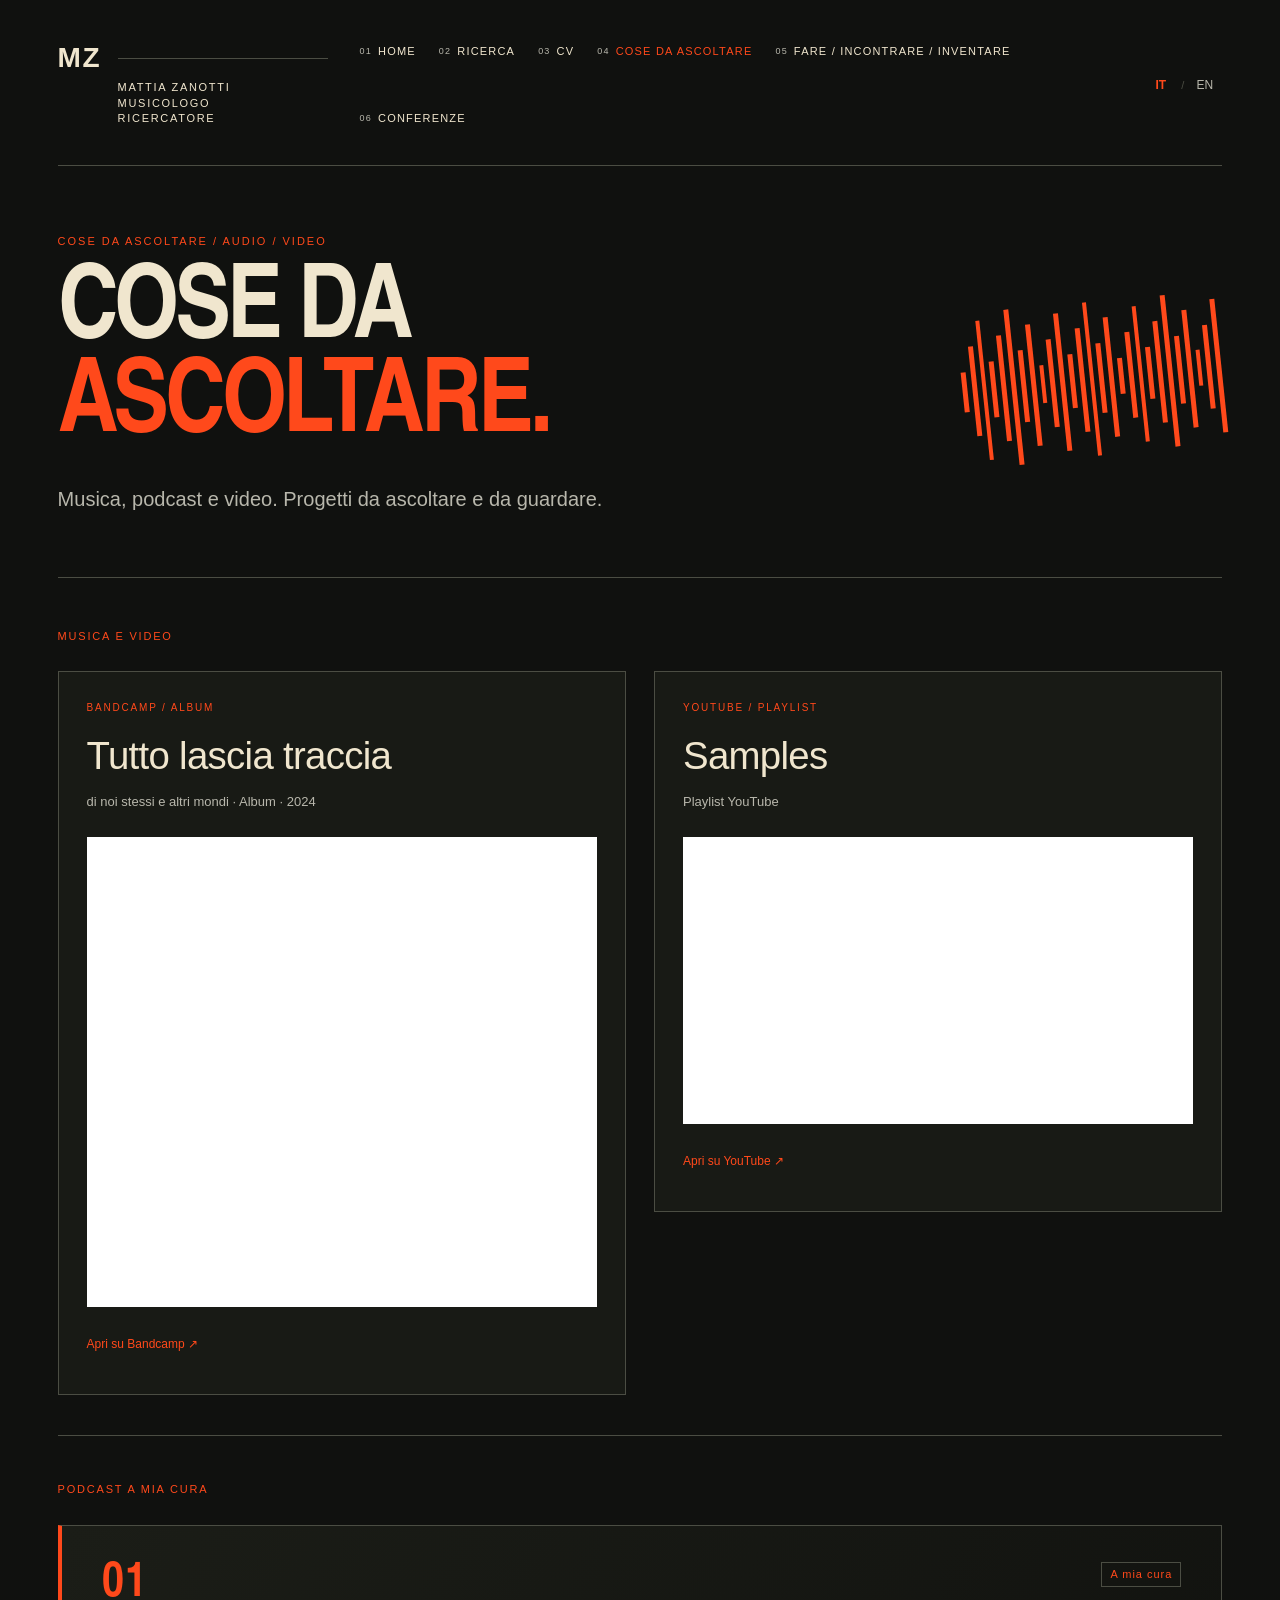
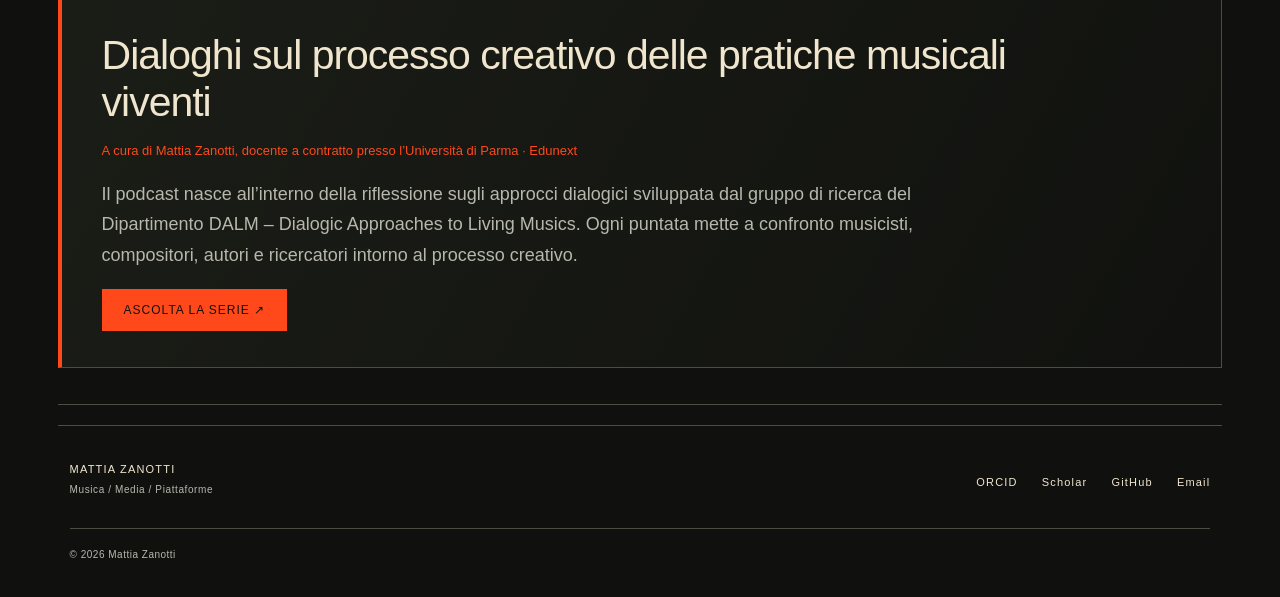
<file: ascolti.html>
<!doctype html>
<html lang="it">
  <head>
    <meta charset="utf-8" />
    <meta name="viewport" content="width=device-width, initial-scale=1" />
    <title>Cose da ascoltare — Mattia Zanotti</title>
    <meta
      name="description"
      content="Musica, podcast e video. Progetti da ascoltare e da guardare."
    />
    <meta name="author" content="Mattia Zanotti" />
    <link rel="stylesheet" href="assets/material-digital.css?v=6" />
    <link rel="stylesheet" href="assets/refinements.css?v=6" />
  </head>
  <body class="subpage" data-page="listening">
    <div class="site-wrapper" data-design="material-digital">
      <div id="site-header"><a class="skip-link" href="#contenuti">Vai ai contenuti</a>
    <header class="masthead">
      <a class="brand" href="index.html"
        ><b>MZ</b><span>MATTIA ZANOTTI<br />MUSICOLOGO<br>RICERCATORE</span></a
      >
      <div class="header-tools">
        <nav class="nav-links" aria-label="Navigazione principale">
          <a href="index.html" ><span class="nav-number">01</span> Home</a><a href="index.html#ricerca" ><span class="nav-number">02</span> Ricerca</a><a href="cv.html" ><span class="nav-number">03</span> CV</a><a href="ascolti.html" aria-current="page"><span class="nav-number">04</span> Cose da ascoltare</a><a href="eventi.html" ><span class="nav-number">05</span> Fare / Incontrare / Inventare</a><a href="mappa-conferenze.html" ><span class="nav-number">06</span> Conferenze</a>
        </nav>
        <div
          class="language-switch"
          role="group"
          aria-label="Lingua"
        >
          <button
            type="button"
            data-lang="it"
            lang="it"
            aria-label="Italiano"
            aria-pressed="true"
          >
            IT</button
          ><span aria-hidden="true">/</span
          ><button
            type="button"
            data-lang="en"
            lang="en"
            aria-label="English"
            aria-pressed="false"
          >
            EN
          </button>
        </div>
      </div>
    </header></div>
      <main id="contenuti">
        <div class="page-header podcast-hero">
          <div>
            <p class="page-tag">Ascolti / AUDIO / VIDEO</p>
            <h1 class="page-title">
              COSE DA<br /><span class="acc-terra">ASCOLTARE</span
              ><span class="name-period">.</span>
            </h1>
            <p class="page-desc">
              Musica, podcast e video. Progetti da ascoltare e da guardare.
            </p>
          </div>
          <div class="sound-art" aria-hidden="true">
            <i style="--bar: 25%"></i><i style="--bar: 56%"></i
            ><i style="--bar: 87%"></i><i style="--bar: 35%"></i
            ><i style="--bar: 66%"></i><i style="--bar: 97%"></i
            ><i style="--bar: 45%"></i><i style="--bar: 76%"></i
            ><i style="--bar: 24%"></i><i style="--bar: 55%"></i
            ><i style="--bar: 86%"></i><i style="--bar: 34%"></i
            ><i style="--bar: 65%"></i><i style="--bar: 96%"></i
            ><i style="--bar: 44%"></i><i style="--bar: 75%"></i
            ><i style="--bar: 23%"></i><i style="--bar: 54%"></i
            ><i style="--bar: 85%"></i><i style="--bar: 33%"></i
            ><i style="--bar: 64%"></i><i style="--bar: 95%"></i
            ><i style="--bar: 43%"></i><i style="--bar: 74%"></i
            ><i style="--bar: 22%"></i><i style="--bar: 53%"></i
            ><i style="--bar: 84%"></i>
          </div>
        </div>

        <section class="listening-section" aria-labelledby="musica-video">
          <h2 class="sezione-label" id="musica-video">Musica e video</h2>
          <div class="listening-grid">
            <article class="listening-card">
              <p class="listening-platform">BANDCAMP / ALBUM</p>
              <h2 class="listening-title">Tutto lascia traccia</h2>
              <p class="listening-meta">
                di noi stessi e altri mondi · Album · 2024
              </p>
              <div class="player-frame player-bandcamp">
                <iframe
                  src="https://bandcamp.com/EmbeddedPlayer/album=746872014/size=large/bgcol=333333/linkcol=ff491b/artwork=small/transparent=true/"
                  title="Tutto lascia traccia — Bandcamp"
                  loading="lazy"
                  referrerpolicy="strict-origin-when-cross-origin"
                  allow="encrypted-media; fullscreen; picture-in-picture"
                  allowfullscreen
                ></iframe>
              </div>
              <a
                class="listening-link"
                href="https://dinoistessiealtrimondi.bandcamp.com/album/tutto-lascia-traccia"
                target="_blank"
                rel="noopener noreferrer"
                >Apri su Bandcamp ↗</a
              >
            </article>

            <article class="listening-card">
              <p class="listening-platform">YOUTUBE / PLAYLIST</p>
              <h2 class="listening-title">Samples</h2>
              <p class="listening-meta">Playlist YouTube</p>
              <div class="player-frame player-youtube">
                <iframe
                  src="https://www.youtube-nocookie.com/embed/videoseries?list=PL5mbVOrAf0mWJyvLdg-9pRJZgqVHs3S-E"
                  title="Samples — YouTube"
                  loading="lazy"
                  referrerpolicy="strict-origin-when-cross-origin"
                  allow="encrypted-media; fullscreen; picture-in-picture"
                  allowfullscreen
                ></iframe>
              </div>
              <a
                class="listening-link"
                href="https://www.youtube.com/playlist?list=PL5mbVOrAf0mWJyvLdg-9pRJZgqVHs3S-E"
                target="_blank"
                rel="noopener noreferrer"
                >Apri su YouTube ↗</a
              >
            </article>
          </div>
        </section>

        <section class="podcast-sezione">
          <h2 class="sezione-label">Podcast a mia cura</h2>
          <div class="podcast-lista">
            <article class="podcast-card">
              <div class="podcast-header">
                <span class="podcast-num">01</span
                ><span class="tipo-badge">A mia cura</span>
              </div>
              <h2 class="podcast-title">
                Dialoghi sul processo creativo delle pratiche musicali viventi
              </h2>
              <p class="podcast-meta">
                A cura di Mattia Zanotti, docente a contratto presso
                l’Università di Parma · Edunext
              </p>
              <p class="podcast-desc">
                Il podcast nasce all’interno della riflessione sugli approcci
                dialogici sviluppata dal gruppo di ricerca del Dipartimento DALM
                – Dialogic Approaches to Living Musics. Ogni puntata mette a
                confronto musicisti, compositori, autori e ricercatori intorno
                al processo creativo.
              </p>
              <div class="podcast-footer">
                <a
                  class="podcast-btn"
                  href="https://onair.edunext.eu/podcast/dialoghi-sul-processo-creativo-delle-pratiche-musicali-viventi"
                  target="_blank"
                  rel="noopener noreferrer"
                  >Ascolta la serie ↗</a
                >
              </div>
            </article>
          </div>
        </section>
      </main>
      <div id="site-footer">
        <footer class="footer" id="contatti">
          <div class="footer-nome">
            MATTIA ZANOTTI<br /><span>Musica / Media / Piattaforme</span>
          </div>
          <div class="footer-links">
            <a
              class=""
              href="https://orcid.org/0000-0002-4154-3250/"
              target="_blank"
              rel="noopener noreferrer"
              >ORCID</a
            ><a
              class=""
              href="https://scholar.google.com/citations?hl=it&amp;user=FXp7PnEAAAAJ/"
              target="_blank"
              rel="noopener noreferrer"
              >Scholar</a
            ><a
              class=""
              href="https://github.com/aittamz"
              target="_blank"
              rel="noopener noreferrer"
              >GitHub</a
            ><a href="mailto:mattia_zanotti@hotmail.it">Email</a>
          </div>
          <div class="footer-bottom">
            <span>© 2026 Mattia Zanotti</span>
          </div>
        </footer>
      </div>
    </div>
    <noscript
      ><p class="preview-banner">
        Per cambiare lingua e usare la mappa, attiva JavaScript. / Enable
        JavaScript to change language and use the map.
      </p></noscript
    >
    <script type="module" src="assets/site.mjs?v=6"></script>
  </body>
</html>
</file>
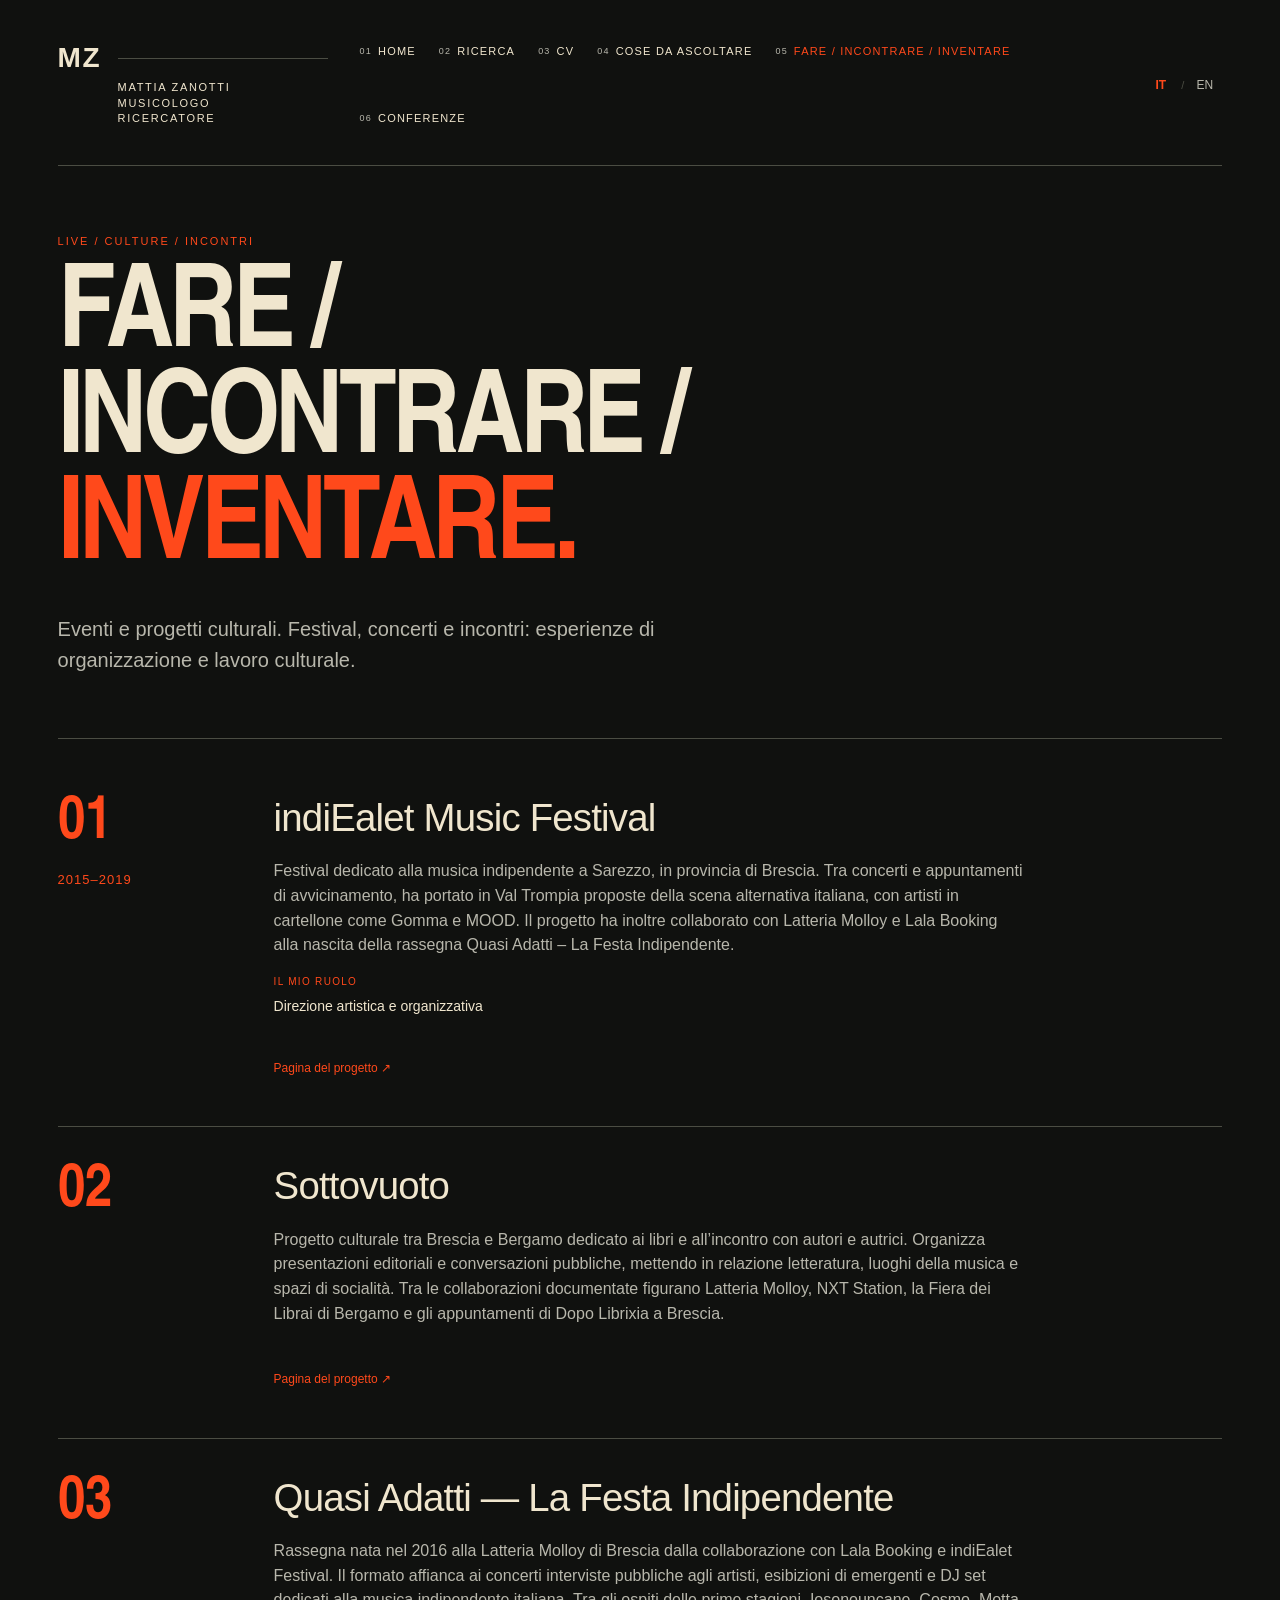
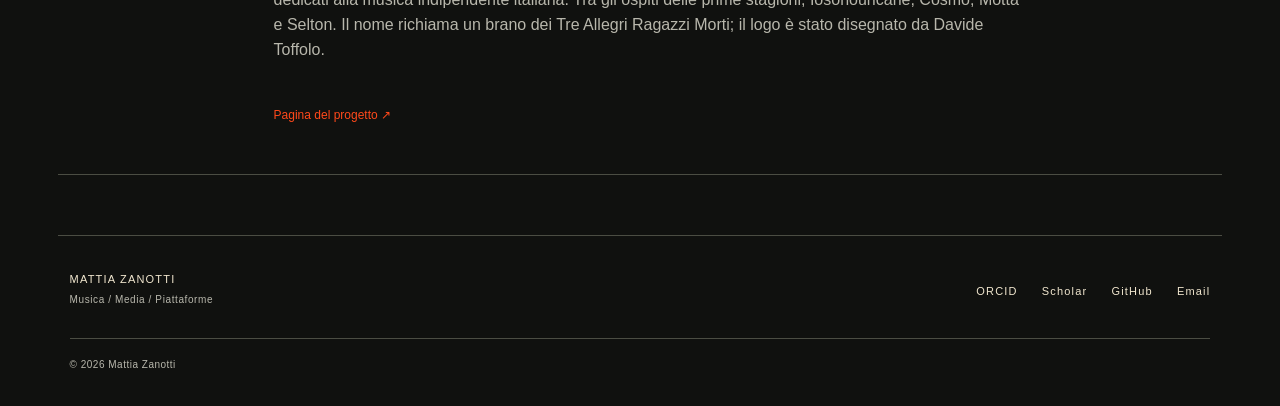
<file: eventi.html>
<!doctype html>
<html lang="it">
  <head>
    <meta charset="utf-8" />
    <meta name="viewport" content="width=device-width, initial-scale=1" />
    <title>Fare / Incontrare / Inventare — Mattia Zanotti</title>
    <meta
      name="description"
      content="Festival, concerti e progetti culturali di Mattia Zanotti."
    />
    <meta name="author" content="Mattia Zanotti" />
    <link rel="stylesheet" href="assets/material-digital.css?v=6" />
    <link rel="stylesheet" href="assets/refinements.css?v=6" />
  </head>
  <body class="subpage" data-page="events">
    <div class="site-wrapper" data-design="material-digital">
      <div id="site-header"><a class="skip-link" href="#contenuti">Vai ai contenuti</a>
    <header class="masthead">
      <a class="brand" href="index.html"
        ><b>MZ</b><span>MATTIA ZANOTTI<br />MUSICOLOGO<br>RICERCATORE</span></a
      >
      <div class="header-tools">
        <nav class="nav-links" aria-label="Navigazione principale">
          <a href="index.html" ><span class="nav-number">01</span> Home</a><a href="index.html#ricerca" ><span class="nav-number">02</span> Ricerca</a><a href="cv.html" ><span class="nav-number">03</span> CV</a><a href="ascolti.html" ><span class="nav-number">04</span> Cose da ascoltare</a><a href="eventi.html" aria-current="page"><span class="nav-number">05</span> Fare / Incontrare / Inventare</a><a href="mappa-conferenze.html" ><span class="nav-number">06</span> Conferenze</a>
        </nav>
        <div
          class="language-switch"
          role="group"
          aria-label="Lingua"
        >
          <button
            type="button"
            data-lang="it"
            lang="it"
            aria-label="Italiano"
            aria-pressed="true"
          >
            IT</button
          ><span aria-hidden="true">/</span
          ><button
            type="button"
            data-lang="en"
            lang="en"
            aria-label="English"
            aria-pressed="false"
          >
            EN
          </button>
        </div>
      </div>
    </header></div>
      <main id="contenuti">
    <div class="page-header events-hero">
      <p class="page-tag">
        LIVE / CULTURE / INCONTRI
      </p>
      <h1 class="page-title">
        FARE /<br>INCONTRARE /<br><span class="acc-terra">INVENTARE</span><span
          class="name-period"
          >.</span
        >
      </h1>
      <p class="page-desc">Eventi e progetti culturali. Festival, concerti e incontri: esperienze di organizzazione e lavoro culturale.</p>
    </div>
    <section class="events-section" aria-label="Eventi e progetti culturali">
      
            <article class="event-card">
              <div class="event-index">
                01<span>2015–2019</span>
              </div>
              <div>
                <h2>indiEalet Music Festival</h2>
                <p class="event-description">
                  Festival dedicato alla musica indipendente a Sarezzo, in provincia di Brescia. Tra concerti e appuntamenti di avvicinamento, ha portato in Val Trompia proposte della scena alternativa italiana, con artisti in cartellone come Gomma e MOOD. Il progetto ha inoltre collaborato con Latteria Molloy e Lala Booking alla nascita della rassegna Quasi Adatti – La Festa Indipendente.
                </p>
                <p class="event-role"><span>Il mio ruolo</span> Direzione artistica e organizzativa</p>
                <a class="listening-link" href="https://www.facebook.com/indiealetmusicfest" target="_blank" rel="noopener noreferrer">Pagina del progetto ↗</a>
              </div>
            </article>
          
            <article class="event-card">
              <div class="event-index">
                02
              </div>
              <div>
                <h2>Sottovuoto</h2>
                <p class="event-description">
                  Progetto culturale tra Brescia e Bergamo dedicato ai libri e all’incontro con autori e autrici. Organizza presentazioni editoriali e conversazioni pubbliche, mettendo in relazione letteratura, luoghi della musica e spazi di socialità. Tra le collaborazioni documentate figurano Latteria Molloy, NXT Station, la Fiera dei Librai di Bergamo e gli appuntamenti di Dopo Librixia a Brescia.
                </p>
                
                <a class="listening-link" href="https://www.facebook.com/sottovuoto.eventi" target="_blank" rel="noopener noreferrer">Pagina del progetto ↗</a>
              </div>
            </article>
          
            <article class="event-card">
              <div class="event-index">
                03
              </div>
              <div>
                <h2>Quasi Adatti — La Festa Indipendente</h2>
                <p class="event-description">
                  Rassegna nata nel 2016 alla Latteria Molloy di Brescia dalla collaborazione con Lala Booking e indiEalet Festival. Il formato affianca ai concerti interviste pubbliche agli artisti, esibizioni di emergenti e DJ set dedicati alla musica indipendente italiana. Tra gli ospiti delle prime stagioni, Iosonouncane, Cosmo, Motta e Selton. Il nome richiama un brano dei Tre Allegri Ragazzi Morti; il logo è stato disegnato da Davide Toffolo.
                </p>
                
                <a class="listening-link" href="https://www.facebook.com/profile.php?id=100046406907171" target="_blank" rel="noopener noreferrer">Pagina del progetto ↗</a>
              </div>
            </article>
          
    </section>
  </main>
      <div id="site-footer">
        <footer class="footer" id="contatti">
          <div class="footer-nome">
            MATTIA ZANOTTI<br /><span>Musica / Media / Piattaforme</span>
          </div>
          <div class="footer-links">
            <a
              class=""
              href="https://orcid.org/0000-0002-4154-3250/"
              target="_blank"
              rel="noopener noreferrer"
              >ORCID</a
            ><a
              class=""
              href="https://scholar.google.com/citations?hl=it&amp;user=FXp7PnEAAAAJ/"
              target="_blank"
              rel="noopener noreferrer"
              >Scholar</a
            ><a
              class=""
              href="https://github.com/aittamz"
              target="_blank"
              rel="noopener noreferrer"
              >GitHub</a
            ><a href="mailto:mattia_zanotti@hotmail.it">Email</a>
          </div>
          <div class="footer-bottom">
            <span>© 2026 Mattia Zanotti</span>
          </div>
        </footer>
      </div>
    </div>
    <noscript
      ><p class="preview-banner">
        Per cambiare lingua e usare la mappa, attiva JavaScript. / Enable
        JavaScript to change language and use the map.
      </p></noscript
    >
    <script type="module" src="assets/site.mjs?v=6"></script>
  </body>
</html>
</file>
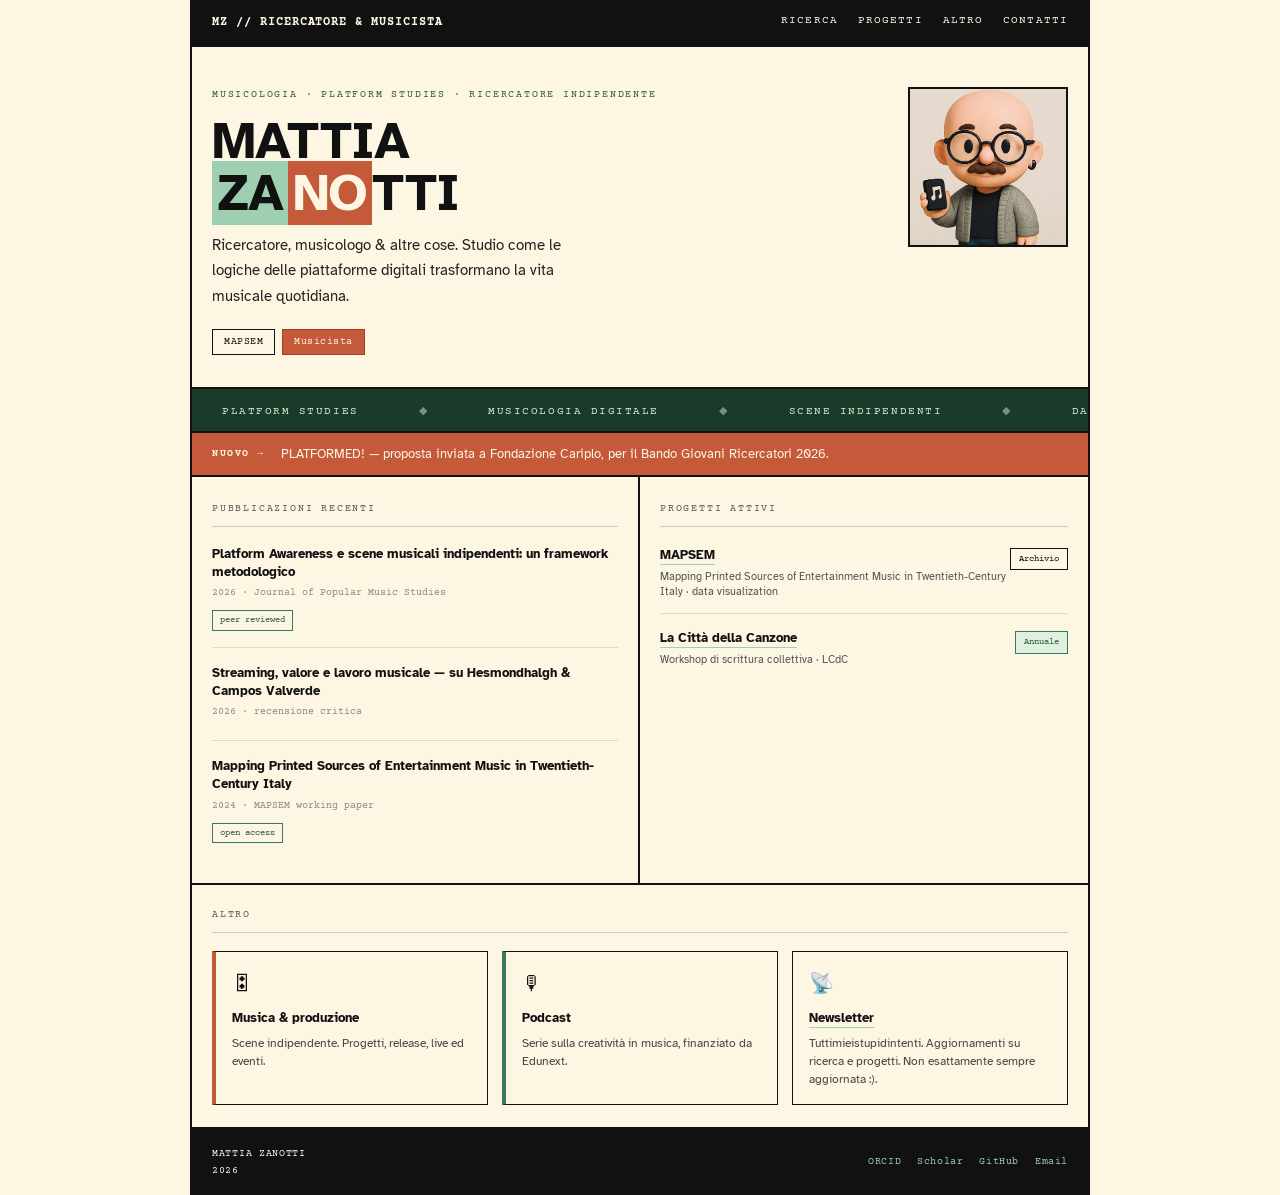
<file: mattia-zanotti-site (1).html>
<!DOCTYPE html>
<html lang="it">
<head>
  <meta charset="UTF-8">
  <meta name="viewport" content="width=device-width, initial-scale=1.0">

  <!-- ================================================
    TITOLO E META — modifica questi per i motori di ricerca
  ================================================ -->
  <title>Mattia Zanotti — Ricercatore, musicologo & altre cose</title>
  <meta name="description" content="Ricercatore in musicologia e platform studies. Musicista (?) e produttore.">
  <meta name="author" content="Mattia Zanotti">

  <!-- ================================================
    FONT — caricati da Google Fonts (gratuiti)
    - Atkinson Hyperlegible: corpo del testo, ottimizzato per DSA
    - Courier Prime: etichette, nav, monospace
  ================================================ -->
  <link rel="preconnect" href="https://fonts.googleapis.com">
  <link rel="preconnect" href="https://fonts.gstatic.com" crossorigin>
  <link href="https://fonts.googleapis.com/css2?family=Atkinson+Hyperlegible:ital,wght@0,400;0,700;1,400&family=Courier+Prime:wght@400;700&display=swap" rel="stylesheet">

  <style>

    /* ================================================
      VARIABILI GLOBALI — modifica qui per cambiare
      colori e font su tutto il sito in un colpo solo
    ================================================ */
    :root {
      --crema:        #fdf6e3;   /* sfondo principale */
      --crema-scura:  #f0ebe0;   /* sfondo alternativo, hover */
      --nero:         #111111;   /* testo principale, bordi */
      --verde-acqua:  #9ecfb0;   /* accento verde */
      --verde-scuro:  #1a3a2a;   /* sfondo ticker */
      --verde-testo:  #d4ecd4;   /* testo su sfondo verde scuro */
      --verde-label:  #2a5a3a;   /* testo verde su sfondo chiaro */
      --verde-border: #3a7a5a;   /* bordi verdi */
      --terra:        #c45a3a;   /* accento terracotta */
      --terra-scura:  #a04020;   /* bordi terracotta */
      --grigio-testo: #555555;   /* testo secondario */
      --grigio-meta:  #888888;   /* metadati, date */
      --bordo-sez:    #e0d8c8;   /* separatori interni sezioni */
      --bordo-label:  #cccccc;   /* separatore etichette sezione */
      --font-body:    'Atkinson Hyperlegible', sans-serif;
      --font-mono:    'Courier Prime', monospace;
      --bordo:        2px solid var(--nero);
    }

    /* ================================================
      RESET BASE
    ================================================ */
    *, *::before, *::after {
      box-sizing: border-box;
      margin: 0;
      padding: 0;
    }

    body {
      font-family: var(--font-body);
      background: var(--crema);
      color: var(--nero);
      line-height: 1.6;
    }

    a {
      color: inherit;
      text-decoration: none;
    }

    /* ================================================
      LAYOUT PRINCIPALE
    ================================================ */
    .site-wrapper {
      max-width: 900px;
      margin: 0 auto;
      border-left: var(--bordo);
      border-right: var(--bordo);
      min-height: 100vh;
    }

    /* ================================================
      NAVIGAZIONE
      Per aggiungere una voce: copia un <a> nel nav-links
    ================================================ */
    .nav {
      display: flex;
      justify-content: space-between;
      align-items: center;
      padding: 12px 20px;
      border-bottom: var(--bordo);
      background: var(--nero);
    }

    .nav-logo {
      font-family: var(--font-mono);
      font-size: 12px;
      font-weight: 700;
      letter-spacing: 0.08em;
      color: var(--crema);
    }

    .nav-links {
      display: flex;
      gap: 20px;
    }

    .nav-links a {
      font-family: var(--font-mono);
      font-size: 11px;
      color: var(--crema);
      letter-spacing: 0.1em;
      text-transform: uppercase;
      padding-bottom: 2px;
      border-bottom: 1px solid transparent;
      transition: border-color 0.2s;
    }

    .nav-links a:hover {
      border-bottom-color: var(--verde-acqua);
    }

    /* ================================================
      HERO
      Griglia: testo a sinistra, foto a destra
    ================================================ */
    .hero {
      display: grid;
      grid-template-columns: 1fr 160px;
      gap: 24px;
      padding: 40px 20px 32px;
      border-bottom: var(--bordo);
      background: var(--crema);
      align-items: start;
    }

    .hero-tag {
      font-family: var(--font-mono);
      font-size: 10px;
      letter-spacing: 0.18em;
      text-transform: uppercase;
      color: var(--verde-label);
      margin-bottom: 12px;
    }

    .hero-name {
      font-size: 52px;
      font-weight: 700;
      line-height: 1;
      letter-spacing: -0.02em;
      margin-bottom: 14px;
      color: var(--nero);
    }

    .hero-name .acc-verde {
      background: var(--verde-acqua);
      color: var(--nero);
      padding: 0 5px;
    }

    .hero-name .acc-terra {
      background: var(--terra);
      color: var(--crema);
      padding: 0 5px;
    }

    .hero-desc {
      font-size: 15px;
      line-height: 1.7;
      color: #222;
      max-width: 380px;
      margin-bottom: 20px;
    }

    .hero-badges {
      display: flex;
      flex-wrap: wrap;
      gap: 7px;
    }

    .badge {
      font-family: var(--font-mono);
      font-size: 10px;
      padding: 4px 11px;
      border: 1.5px solid var(--nero);
      background: transparent;
      letter-spacing: 0.05em;
      color: var(--nero);
    }

    .badge-verde {
      background: var(--verde-acqua);
      border-color: var(--verde-border);
      color: var(--nero);
    }

    .badge-nero {
      background: var(--nero);
      color: var(--crema);
      border-color: var(--nero);
    }

    .badge-terra {
      background: var(--terra);
      color: var(--crema);
      border-color: var(--terra-scura);
    }

    /* Contenitore foto */
    .hero-photo {
      width: 160px;
      height: 160px;
      border: var(--bordo);
      background: #c8e0c8;
      display: flex;
      align-items: center;
      justify-content: center;
      flex-shrink: 0;
      overflow: hidden;
    }

    /* Immagine dentro il contenitore */
    .hero-photo img {
      width: 100%;
      height: 100%;
      object-fit: cover;
      display: block;
    }

    /* ================================================
      TICKER ANIMATO
      Per modificare le voci: edita i .ticker-item
      Aumenta il valore "22s" per rallentare
    ================================================ */
    .ticker {
      background: var(--verde-scuro);
      color: var(--verde-testo);
      padding: 8px 0;
      overflow: hidden;
      white-space: nowrap;
      border-bottom: var(--bordo);
    }

    .ticker-inner {
      display: inline-flex;
      animation: scorrimento 22s linear infinite;
    }

    .ticker-item {
      font-family: var(--font-mono);
      font-size: 11px;
      letter-spacing: 0.14em;
      text-transform: uppercase;
      padding: 0 30px;
      color: var(--verde-testo);
    }

    .ticker-sep {
      opacity: 0.5;
    }

    @keyframes scorrimento {
      from { transform: translateX(0); }
      to   { transform: translateX(-50%); }
    }

    /* ================================================
      STRISCIA NEWS
      Per nasconderla: aggiungi display:none a .news-strip
      Per aggiornarla: cambia il testo in .news-text
    ================================================ */
    .news-strip {
      padding: 12px 20px;
      border-bottom: var(--bordo);
      display: flex;
      align-items: center;
      gap: 16px;
      background: var(--terra);
    }

    .news-label {
      font-family: var(--font-mono);
      font-size: 10px;
      font-weight: 700;
      letter-spacing: 0.15em;
      color: var(--crema);
      white-space: nowrap;
    }

    .news-text {
      font-size: 13px;
      color: var(--crema);
      line-height: 1.4;
    }

    /* ================================================
      GRIGLIA A DUE COLONNE
    ================================================ */
    .due-colonne {
      display: grid;
      grid-template-columns: 1fr 1fr;
      border-bottom: var(--bordo);
    }

    .colonna {
      padding: 24px 20px;
    }

    .colonna:first-child {
      border-right: var(--bordo);
    }

    .sezione-label {
      font-family: var(--font-mono);
      font-size: 10px;
      letter-spacing: 0.18em;
      text-transform: uppercase;
      color: var(--grigio-testo);
      border-bottom: 1px solid var(--bordo-label);
      padding-bottom: 9px;
      margin-bottom: 18px;
    }

    /* ================================================
      PUBBLICAZIONI
      Per aggiungere: copia un blocco .pub
    ================================================ */
    .pub {
      margin-bottom: 16px;
      padding-bottom: 16px;
      border-bottom: 1px solid var(--bordo-sez);
    }

    .pub:last-child {
      border-bottom: none;
      margin-bottom: 0;
    }

    .pub-title {
      font-size: 13px;
      font-weight: 700;
      line-height: 1.4;
      margin-bottom: 4px;
      color: var(--nero);
    }

    .pub-meta {
      font-family: var(--font-mono);
      font-size: 10px;
      color: var(--grigio-meta);
      margin-bottom: 4px;
    }

    .pub-tag {
      display: inline-block;
      font-family: var(--font-mono);
      font-size: 9px;
      padding: 2px 7px;
      border: 1px solid var(--verde-border);
      color: var(--verde-label);
    }

    /* ================================================
      PROGETTI
      Per aggiungere: copia un blocco .progetto
      Il link va sempre dentro .progetto-nome
    ================================================ */
    .progetto {
      display: flex;
      justify-content: space-between;
      align-items: flex-start;
      margin-bottom: 14px;
      padding-bottom: 14px;
      border-bottom: 1px solid var(--bordo-sez);
    }

    .progetto:last-child {
      border-bottom: none;
      margin-bottom: 0;
    }

    .progetto-nome {
      font-size: 13px;
      font-weight: 700;
      margin-bottom: 3px;
      color: var(--nero);
    }

    .progetto-nome a {
      color: var(--nero);
      border-bottom: 1.5px solid var(--verde-acqua);
      padding-bottom: 1px;
      transition: border-color 0.2s;
    }

    .progetto-nome a:hover {
      border-bottom-color: var(--terra);
    }

    .progetto-sub {
      font-size: 11px;
      color: var(--grigio-testo);
      line-height: 1.4;
    }

    .status {
      font-family: var(--font-mono);
      font-size: 9px;
      padding: 3px 8px;
      border: 1.5px solid var(--nero);
      white-space: nowrap;
      color: var(--nero);
      margin-top: 3px;
      flex-shrink: 0;
    }

    .status-attivo {
      border-color: var(--verde-border);
      color: var(--verde-label);
      background: #e0f0e0;
    }

    /* ================================================
      SEZIONE ALTRO
      Per aggiungere una card: copia un blocco .altro-card
      Accento sinistro: .ac-terra o .ac-verde (o niente)
      Il link va dentro .altro-titolo
    ================================================ */
    .altro-sezione {
      padding: 22px 20px;
      border-bottom: var(--bordo);
    }

    .altro-griglia {
      display: grid;
      grid-template-columns: repeat(3, 1fr);
      gap: 14px;
      margin-top: 16px;
    }

    .altro-card {
      border: 1.5px solid var(--nero);
      padding: 16px;
      background: var(--crema);
      transition: background 0.15s;
    }

    .altro-card:hover {
      background: var(--crema-scura);
    }

    .ac-terra {
      border-left: 4px solid var(--terra);
    }

    .ac-verde {
      border-left: 4px solid var(--verde-border);
    }

    .altro-icon {
      font-size: 20px;
      margin-bottom: 8px;
      display: block;
    }

    .altro-titolo {
      font-size: 13px;
      font-weight: 700;
      margin-bottom: 5px;
      color: var(--nero);
    }

    .altro-titolo a {
      color: var(--nero);
      border-bottom: 1.5px solid var(--verde-acqua);
      padding-bottom: 1px;
      transition: border-color 0.2s;
    }

    .altro-titolo a:hover {
      border-bottom-color: var(--terra);
    }

    .altro-desc {
      font-size: 12px;
      color: #444;
      line-height: 1.5;
    }

    /* ================================================
      FOOTER
      Aggiorna i link con i tuoi profili reali
    ================================================ */
    .footer {
      display: flex;
      justify-content: space-between;
      align-items: center;
      padding: 16px 20px;
      background: var(--nero);
    }

    .footer-nome {
      font-family: var(--font-mono);
      font-size: 10px;
      letter-spacing: 0.07em;
      line-height: 1.7;
      color: var(--crema);
    }

    .footer-links {
      display: flex;
      gap: 16px;
    }

    .footer-links a {
      font-family: var(--font-mono);
      font-size: 10px;
      color: var(--verde-acqua);
      letter-spacing: 0.06em;
      transition: color 0.15s;
    }

    .footer-links a:hover {
      color: var(--terra);
    }

    /* ================================================
      RESPONSIVE — sotto 640px colonna singola
    ================================================ */
    @media (max-width: 640px) {
      .hero {
        grid-template-columns: 1fr;
      }

      .hero-photo {
        width: 100px;
        height: 100px;
      }

      .hero-name {
        font-size: 36px;
      }

      .due-colonne {
        grid-template-columns: 1fr;
      }

      .colonna:first-child {
        border-right: none;
        border-bottom: var(--bordo);
      }

      .altro-griglia {
        grid-template-columns: 1fr;
      }

      .nav-links {
        gap: 12px;
      }

      .footer {
        flex-direction: column;
        gap: 12px;
        text-align: center;
      }
    }

  </style>
</head>

<body>
<div class="site-wrapper">

  <!-- ================================================
    NAVIGAZIONE
    Per aggiungere una voce: copia un <a> nel nav-links
  ================================================ -->
  <nav class="nav">
    <span class="nav-logo">MZ // RICERCATORE & MUSICISTA</span>
    <div class="nav-links">
      <a href="#ricerca">Ricerca</a>
      <a href="#progetti">Progetti</a>
      <a href="#altro">Altro</a>
      <a href="#contatti">Contatti</a>
    </div>
  </nav>

  <!-- ================================================
    HERO
    - Modifica .hero-tag con la tua affiliazione
    - Modifica .hero-desc con la tua bio breve
    - La foto è in foto.jpg nella root del repo
    - Aggiungi/rimuovi badge nell'elenco .hero-badges
  ================================================ -->
  <section class="hero">

    <div class="hero-testo">
      <div class="hero-tag">
        Musicologia · Platform Studies · Ricercatore indipendente
      </div>

      <h1 class="hero-name">
        MATTIA<br>
        <span class="acc-verde">ZA</span><span class="acc-terra">NO</span>TTI
      </h1>

      <p class="hero-desc">
        Ricercatore, musicologo & altre cose. Studio come le logiche delle piattaforme digitali trasformano la vita musicale quotidiana.
      </p>

      <div class="hero-badges">
        <span class="badge">MAPSEM</span>
        <span class="badge badge-terra">Musicista</span>
        <!-- Per aggiungere un badge: <span class="badge">Testo</span> -->
      </div>
    </div>

    <!-- Foto: il file foto.jpg deve essere nella root del repo -->
    <div class="hero-photo">
      <img src="foto.jpg" alt="Mattia Zanotti">
    </div>

  </section>

  <!-- ================================================
    TICKER ANIMATO
    I ticker-item devono essere duplicati per il loop fluido
  ================================================ -->
  <div class="ticker" aria-hidden="true">
    <div class="ticker-inner">
      <!-- Prima metà -->
      <span class="ticker-item">Platform Studies</span>
      <span class="ticker-item ticker-sep">◆</span>
      <span class="ticker-item">Musicologia Digitale</span>
      <span class="ticker-item ticker-sep">◆</span>
      <span class="ticker-item">Scene Indipendenti</span>
      <span class="ticker-item ticker-sep">◆</span>
      <span class="ticker-item">Data Visualization</span>
      <span class="ticker-item ticker-sep">◆</span>
      <span class="ticker-item">Mixed Methods</span>
      <span class="ticker-item ticker-sep">◆</span>
      <span class="ticker-item">Brescia</span>
      <span class="ticker-item ticker-sep">◆</span>
      <!-- Seconda metà (identica, serve per il loop) -->
      <span class="ticker-item">Platform Studies</span>
      <span class="ticker-item ticker-sep">◆</span>
      <span class="ticker-item">Musicologia Digitale</span>
      <span class="ticker-item ticker-sep">◆</span>
      <span class="ticker-item">Scene Indipendenti</span>
      <span class="ticker-item ticker-sep">◆</span>
      <span class="ticker-item">Data Visualization</span>
      <span class="ticker-item ticker-sep">◆</span>
      <span class="ticker-item">Mixed Methods</span>
      <span class="ticker-item ticker-sep">◆</span>
      <span class="ticker-item">Brescia</span>
      <span class="ticker-item ticker-sep">◆</span>
    </div>
  </div>

  <!-- ================================================
    STRISCIA NEWS
    Per nasconderla: aggiungi display:none a .news-strip
    Per aggiornarla: cambia il testo in .news-text
  ================================================ -->
  <div class="news-strip">
    <span class="news-label">NUOVO →</span>
    <span class="news-text">
      PLATFORMED! — proposta inviata a Fondazione Cariplo, per il Bando Giovani Ricercatori 2026.
    </span>
  </div>

  <!-- ================================================
    PUBBLICAZIONI & PROGETTI
  ================================================ -->
  <div class="due-colonne">

    <!-- COLONNA SINISTRA: PUBBLICAZIONI
         Per aggiungere: copia un blocco .pub -->
    <div class="colonna" id="ricerca">
      <div class="sezione-label">Pubblicazioni recenti</div>

      <div class="pub">
        <div class="pub-title">
          Platform Awareness e scene musicali indipendenti: un framework metodologico
        </div>
        <div class="pub-meta">2026 · Journal of Popular Music Studies</div>
        <span class="pub-tag">peer reviewed</span>
      </div>

      <div class="pub">
        <div class="pub-title">
          Streaming, valore e lavoro musicale — su Hesmondhalgh &amp; Campos Valverde
        </div>
        <div class="pub-meta">2026 · recensione critica</div>
      </div>

      <div class="pub">
        <div class="pub-title">
          Mapping Printed Sources of Entertainment Music in Twentieth-Century Italy
        </div>
        <div class="pub-meta">2024 · MAPSEM working paper</div>
        <span class="pub-tag">open access</span>
      </div>

      <!-- Template per nuova pubblicazione:
      <div class="pub">
        <div class="pub-title">Titolo pubblicazione</div>
        <div class="pub-meta">Anno · Rivista / Editore</div>
        <span class="pub-tag">tipo</span>
      </div>
      -->

    </div>

    <!-- COLONNA DESTRA: PROGETTI
         Per aggiungere: copia un blocco .progetto
         Il link va sempre dentro .progetto-nome -->
    <div class="colonna" id="progetti">
      <div class="sezione-label">Progetti attivi</div>

      <div class="progetto">
        <div>
          <div class="progetto-nome">
            <a href="https://aittamz.github.io/MAPSEM/" target="_blank">MAPSEM</a>
          </div>
          <div class="progetto-sub">Mapping Printed Sources of Entertainment Music in Twentieth-Century Italy · data visualization</div>
        </div>
        <span class="status">Archivio</span>
      </div>

      <div class="progetto">
        <div>
          <div class="progetto-nome">
            <a href="https://lacittadellacanzone.it/" target="_blank">La Città della Canzone</a>
          </div>
          <div class="progetto-sub">Workshop di scrittura collettiva · LCdC</div>
        </div>
        <span class="status status-attivo">Annuale</span>
      </div>

      <!-- Template per nuovo progetto:
      <div class="progetto">
        <div>
          <div class="progetto-nome">
            <a href="URL" target="_blank">Nome progetto</a>
          </div>
          <div class="progetto-sub">Descrizione breve · Ente</div>
        </div>
        <span class="status">Stato</span>
      </div>
      -->

    </div>

  </div>

  <!-- ================================================
    SEZIONE ALTRO
    Per aggiungere una card: copia un blocco .altro-card
    Accento sinistro: .ac-terra o .ac-verde (o niente)
    Il link va dentro .altro-titolo
  ================================================ -->
  <section class="altro-sezione" id="altro">
    <div class="sezione-label">Altro</div>

    <div class="altro-griglia">

      <div class="altro-card ac-terra">
        <span class="altro-icon">🎛</span>
        <div class="altro-titolo">Musica & produzione</div>
        <p class="altro-desc">
          Scene indipendente. Progetti, release, live ed eventi.
        </p>
      </div>

      <div class="altro-card ac-verde">
        <span class="altro-icon">🎙</span>
        <div class="altro-titolo">Podcast</div>
        <p class="altro-desc">
          Serie sulla creatività in musica, finanziato da Edunext.
        </p>
      </div>

      <div class="altro-card">
        <span class="altro-icon">📡</span>
        <div class="altro-titolo">
          <a href="https://substack.com/@tuttimieistupidintenti" target="_blank">Newsletter</a>
        </div>
        <p class="altro-desc">
          Tuttimieistupidintenti. Aggiornamenti su ricerca e progetti. Non esattamente sempre aggiornata :).
        </p>
      </div>

      <!-- Template per nuova card:
      <div class="altro-card">
        <span class="altro-icon">emoji</span>
        <div class="altro-titolo">Titolo</div>
        <p class="altro-desc">Descrizione.</p>
      </div>
      -->

    </div>
  </section>

  <!-- ================================================
    FOOTER
    Aggiorna i link con i tuoi profili reali
  ================================================ -->
  <footer class="footer" id="contatti">
    <div class="footer-nome">
      MATTIA ZANOTTI<br>
      2026
    </div>
    <div class="footer-links">
      <a href="https://orcid.org/0000-0002-4154-3250/" target="_blank" rel="noopener">ORCID</a>
      <a href="https://scholar.google.com/citations?hl=it&user=FXp7PnEAAAAJ/" target="_blank" rel="noopener">Scholar</a>
      <a href="https://github.com/aittamz" target="_blank" rel="noopener">GitHub</a>
      <a href="mailto:mattia_zanotti@hotmail.it">Email</a>
    </div>
  </footer>

</div><!-- fine .site-wrapper -->
</body>
</html>
</file>
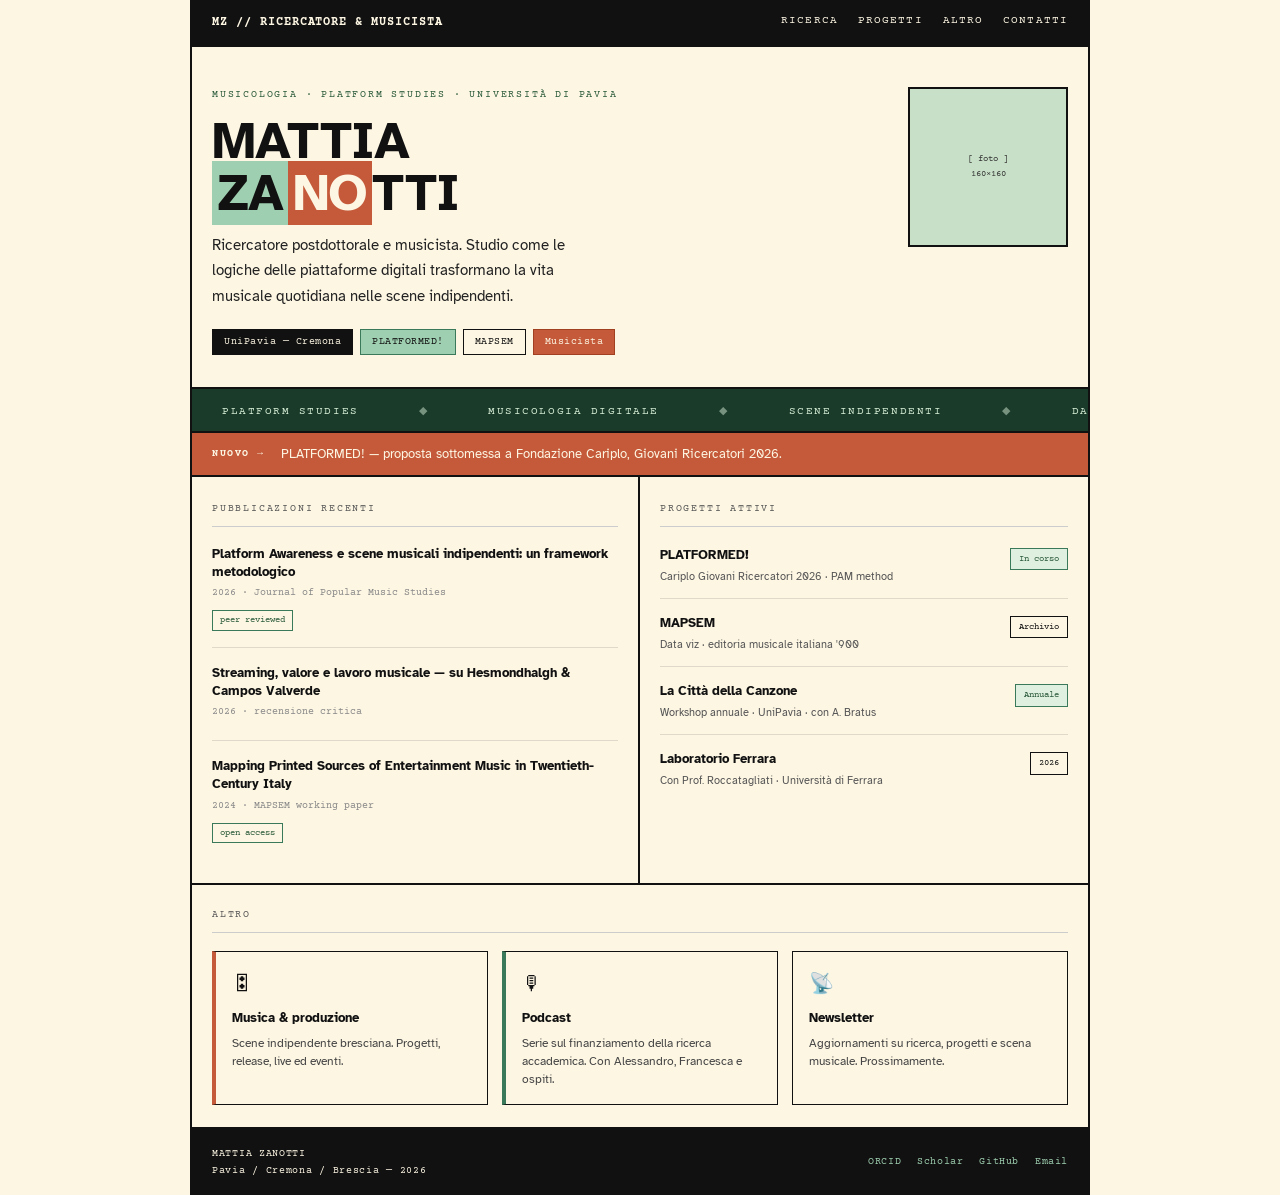
<file: mattia-zanotti-site.html>
<!DOCTYPE html>
<html lang="it">
<head>
  <meta charset="UTF-8">
  <meta name="viewport" content="width=device-width, initial-scale=1.0">

  <!-- ================================================
    TITOLO E META — modifica questi per i motori di ricerca
  ================================================ -->
  <title>Mattia Zanotti — Ricercatore & Musicista</title>
  <meta name="description" content="Ricercatore postdottorale in musicologia e platform studies. Università di Pavia, Cremona. Musicista e produttore nella scena indipendente bresciana.">
  <meta name="author" content="Mattia Zanotti">

  <!-- ================================================
    FONT — caricati da Google Fonts (gratuiti)
    - Atkinson Hyperlegible: corpo del testo, ottimizzato per DSA
    - Courier Prime: etichette, nav, monospace
    Se vuoi cambiare font, sostituisci qui e aggiorna
    le variabili --font-body e --font-mono sotto
  ================================================ -->
  <link rel="preconnect" href="https://fonts.googleapis.com">
  <link rel="preconnect" href="https://fonts.gstatic.com" crossorigin>
  <link href="https://fonts.googleapis.com/css2?family=Atkinson+Hyperlegible:ital,wght@0,400;0,700;1,400&family=Courier+Prime:wght@400;700&display=swap" rel="stylesheet">

  <style>

    /* ================================================
      VARIABILI GLOBALI — modifica qui per cambiare
      colori e font su tutto il sito in un colpo solo
    ================================================ */
    :root {
      /* Palette 07 — Acqua + Terracotta */
      --crema:        #fdf6e3;   /* sfondo principale */
      --crema-scura:  #f0ebe0;   /* sfondo alternativo, hover */
      --nero:         #111111;   /* testo principale, bordi */
      --verde-acqua:  #9ecfb0;   /* accento verde (badge, tag) */
      --verde-scuro:  #1a3a2a;   /* sfondo ticker */
      --verde-testo:  #d4ecd4;   /* testo su sfondo verde scuro */
      --verde-label:  #2a5a3a;   /* testo verde su sfondo chiaro */
      --verde-border: #3a7a5a;   /* bordi verdi */
      --terra:        #c45a3a;   /* accento terracotta */
      --terra-scura:  #a04020;   /* bordi terracotta */
      --grigio-testo: #555555;   /* testo secondario */
      --grigio-meta:  #888888;   /* metadati, date */
      --bordo-sez:    #e0d8c8;   /* separatori interni sezioni */
      --bordo-label:  #cccccc;   /* separatore etichette sezione */

      /* Font */
      --font-body:  'Atkinson Hyperlegible', sans-serif;
      --font-mono:  'Courier Prime', monospace;

      /* Bordi — usato ovunque per coerenza */
      --bordo: 2px solid var(--nero);
    }

    /* ================================================
      RESET BASE
    ================================================ */
    *, *::before, *::after {
      box-sizing: border-box;
      margin: 0;
      padding: 0;
    }

    body {
      font-family: var(--font-body);
      background: var(--crema);
      color: var(--nero);
      line-height: 1.6;
    }

    a {
      color: inherit;
      text-decoration: none;
    }

    /* ================================================
      LAYOUT PRINCIPALE
      Il sito è contenuto in .site-wrapper
      max-width 900px, centrato, con bordo esterno
    ================================================ */
    .site-wrapper {
      max-width: 900px;
      margin: 0 auto;
      border-left: var(--bordo);
      border-right: var(--bordo);
      min-height: 100vh;
    }

    /* ================================================
      NAVIGAZIONE
      Sfondo nero, testo crema
      Per aggiungere una voce: copia un <a> nel nav-links
    ================================================ */
    .nav {
      display: flex;
      justify-content: space-between;
      align-items: center;
      padding: 12px 20px;
      border-bottom: var(--bordo);
      background: var(--nero);
    }

    .nav-logo {
      font-family: var(--font-mono);
      font-size: 12px;
      font-weight: 700;
      letter-spacing: 0.08em;
      color: var(--crema);
    }

    .nav-links {
      display: flex;
      gap: 20px;
    }

    .nav-links a {
      font-family: var(--font-mono);
      font-size: 11px;
      color: var(--crema);
      letter-spacing: 0.1em;
      text-transform: uppercase;
      padding-bottom: 2px;
      border-bottom: 1px solid transparent;
      transition: border-color 0.2s;
    }

    .nav-links a:hover {
      border-bottom-color: var(--verde-acqua);
    }

    /* ================================================
      HERO — sezione introduttiva con nome e bio
      Griglia: testo a sinistra, foto a destra
      Modifica .hero-name per cambiare il nome
      Modifica .hero-desc per cambiare la bio breve
    ================================================ */
    .hero {
      display: grid;
      grid-template-columns: 1fr 160px;
      gap: 24px;
      padding: 40px 20px 32px;
      border-bottom: var(--bordo);
      background: var(--crema);
      align-items: start;
    }

    .hero-tag {
      font-family: var(--font-mono);
      font-size: 10px;
      letter-spacing: 0.18em;
      text-transform: uppercase;
      color: var(--verde-label);
      margin-bottom: 12px;
    }

    /* Il nome grande — gli span colorati sono decorativi */
    .hero-name {
      font-size: 52px;
      font-weight: 700;
      line-height: 1;
      letter-spacing: -0.02em;
      margin-bottom: 14px;
      color: var(--nero);
    }

    /* Accento verde sul nome */
    .hero-name .acc-verde {
      background: var(--verde-acqua);
      color: var(--nero);
      padding: 0 5px;
    }

    /* Accento terracotta sul nome */
    .hero-name .acc-terra {
      background: var(--terra);
      color: var(--crema);
      padding: 0 5px;
    }

    .hero-desc {
      font-size: 15px;
      line-height: 1.7;
      color: #222;
      max-width: 380px;
      margin-bottom: 20px;
    }

    /* Badge colorati sotto la bio */
    .hero-badges {
      display: flex;
      flex-wrap: wrap;
      gap: 7px;
    }

    /* Badge base */
    .badge {
      font-family: var(--font-mono);
      font-size: 10px;
      padding: 4px 11px;
      border: 1.5px solid var(--nero);
      background: transparent;
      letter-spacing: 0.05em;
      color: var(--nero);
    }

    /* Badge varianti — aggiungi classe per colore */
    .badge-verde {
      background: var(--verde-acqua);
      border-color: var(--verde-border);
      color: var(--nero);
    }

    .badge-nero {
      background: var(--nero);
      color: var(--crema);
      border-color: var(--nero);
    }

    .badge-terra {
      background: var(--terra);
      color: var(--crema);
      border-color: var(--terra-scura);
    }

    /* Placeholder foto — sostituisci con <img src="foto.jpg"> */
    .hero-photo {
      width: 160px;
      height: 160px;
      border: var(--bordo);
      background: #c8e0c8;
      display: flex;
      align-items: center;
      justify-content: center;
      flex-shrink: 0;
    }

    .hero-photo img {
      width: 100%;
      height: 100%;
      object-fit: cover;
      display: block;
    }

    .hero-photo-placeholder {
      font-family: var(--font-mono);
      font-size: 9px;
      color: #333;
      text-align: center;
      line-height: 1.6;
    }

    /* ================================================
      TICKER ANIMATO
      Testo scorrevole con parole chiave
      Per modificare le voci: edita i .ticker-item
      dentro .ticker-inner (duplica per il loop)
    ================================================ */
    .ticker {
      background: var(--verde-scuro);
      color: var(--verde-testo);
      padding: 8px 0;
      overflow: hidden;
      white-space: nowrap;
      border-bottom: var(--bordo);
    }

    .ticker-inner {
      display: inline-flex;
      /* Velocità animazione: aumenta 20s per rallentare */
      animation: scorrimento 22s linear infinite;
    }

    .ticker-item {
      font-family: var(--font-mono);
      font-size: 11px;
      letter-spacing: 0.14em;
      text-transform: uppercase;
      padding: 0 30px;
      color: var(--verde-testo);
    }

    .ticker-sep {
      opacity: 0.5;
    }

    @keyframes scorrimento {
      from { transform: translateX(0); }
      to   { transform: translateX(-50%); }
    }

    /* ================================================
      STRISCIA NEWS / ANNUNCI
      Sfondo terracotta, testo crema
      Aggiorna il testo dentro .news-text per nuovi annunci
      Per nasconderla: aggiungi display:none a .news-strip
    ================================================ */
    .news-strip {
      padding: 12px 20px;
      border-bottom: var(--bordo);
      display: flex;
      align-items: center;
      gap: 16px;
      background: var(--terra);
    }

    .news-label {
      font-family: var(--font-mono);
      font-size: 10px;
      font-weight: 700;
      letter-spacing: 0.15em;
      color: var(--crema);
      white-space: nowrap;
    }

    .news-text {
      font-size: 13px;
      color: var(--crema);
      line-height: 1.4;
    }

    /* ================================================
      GRIGLIA A DUE COLONNE
      Contiene le sezioni Pubblicazioni e Progetti
      Per aggiungere contenuti: copia un blocco .pub o .proj
    ================================================ */
    .due-colonne {
      display: grid;
      grid-template-columns: 1fr 1fr;
      border-bottom: var(--bordo);
    }

    .colonna {
      padding: 24px 20px;
    }

    .colonna:first-child {
      border-right: var(--bordo);
    }

    /* Etichetta di sezione — usata in tutto il sito */
    .sezione-label {
      font-family: var(--font-mono);
      font-size: 10px;
      letter-spacing: 0.18em;
      text-transform: uppercase;
      color: var(--grigio-testo);
      border-bottom: 1px solid var(--bordo-label);
      padding-bottom: 9px;
      margin-bottom: 18px;
    }

    /* ================================================
      PUBBLICAZIONI
      Ogni pubblicazione è un blocco .pub
      Modifica .pub-title, .pub-meta, .pub-tag
    ================================================ -->
    */
    .pub {
      margin-bottom: 16px;
      padding-bottom: 16px;
      border-bottom: 1px solid var(--bordo-sez);
    }

    .pub:last-child {
      border-bottom: none;
      margin-bottom: 0;
    }

    .pub-title {
      font-size: 13px;
      font-weight: 700;
      line-height: 1.4;
      margin-bottom: 4px;
      color: var(--nero);
    }

    .pub-meta {
      font-family: var(--font-mono);
      font-size: 10px;
      color: var(--grigio-meta);
      margin-bottom: 4px;
    }

    /* Etichettina tipo "peer reviewed", "open access" */
    .pub-tag {
      display: inline-block;
      font-family: var(--font-mono);
      font-size: 9px;
      padding: 2px 7px;
      border: 1px solid var(--verde-border);
      color: var(--verde-label);
    }

    /* ================================================
      PROGETTI
      Ogni progetto è una riga .progetto
      con nome + status a destra
    ================================================ */
    .progetto {
      display: flex;
      justify-content: space-between;
      align-items: flex-start;
      margin-bottom: 14px;
      padding-bottom: 14px;
      border-bottom: 1px solid var(--bordo-sez);
    }

    .progetto:last-child {
      border-bottom: none;
      margin-bottom: 0;
    }

    .progetto-nome {
      font-size: 13px;
      font-weight: 700;
      margin-bottom: 3px;
      color: var(--nero);
    }

    .progetto-sub {
      font-size: 11px;
      color: var(--grigio-testo);
      line-height: 1.4;
    }

    /* Status del progetto — base */
    .status {
      font-family: var(--font-mono);
      font-size: 9px;
      padding: 3px 8px;
      border: 1.5px solid var(--nero);
      white-space: nowrap;
      color: var(--nero);
      margin-top: 3px;
      flex-shrink: 0;
    }

    /* Status variante attivo/verde */
    .status-attivo {
      border-color: var(--verde-border);
      color: var(--verde-label);
      background: #e0f0e0;
    }

    /* ================================================
      SEZIONE ALTRO
      Tre card per musica, podcast, newsletter
      Per aggiungere una card: copia un blocco .altro-card
      Accento sinistro: .ac-terra (terracotta) o .ac-verde
    ================================================ */
    .altro-sezione {
      padding: 22px 20px;
      border-bottom: var(--bordo);
    }

    .altro-griglia {
      display: grid;
      grid-template-columns: repeat(3, 1fr);
      gap: 14px;
      margin-top: 16px;
    }

    .altro-card {
      border: 1.5px solid var(--nero);
      padding: 16px;
      background: var(--crema);
      transition: background 0.15s;
    }

    .altro-card:hover {
      background: var(--crema-scura);
    }

    /* Accento laterale terracotta */
    .ac-terra {
      border-left: 4px solid var(--terra);
    }

    /* Accento laterale verde */
    .ac-verde {
      border-left: 4px solid var(--verde-border);
    }

    .altro-icon {
      font-size: 20px;
      margin-bottom: 8px;
      display: block;
    }

    .altro-titolo {
      font-size: 13px;
      font-weight: 700;
      margin-bottom: 5px;
      color: var(--nero);
    }

    .altro-desc {
      font-size: 12px;
      color: #444;
      line-height: 1.5;
    }

    /* ================================================
      FOOTER
      Sfondo nero, link verde acqua
      Aggiorna i link a ORCID, Scholar, GitHub, email
    ================================================ */
    .footer {
      display: flex;
      justify-content: space-between;
      align-items: center;
      padding: 16px 20px;
      background: var(--nero);
    }

    .footer-nome {
      font-family: var(--font-mono);
      font-size: 10px;
      letter-spacing: 0.07em;
      line-height: 1.7;
      color: var(--crema);
    }

    .footer-links {
      display: flex;
      gap: 16px;
    }

    .footer-links a {
      font-family: var(--font-mono);
      font-size: 10px;
      color: var(--verde-acqua);
      letter-spacing: 0.06em;
      transition: color 0.15s;
    }

    .footer-links a:hover {
      color: var(--terra);
    }

    /* ================================================
      RESPONSIVE — tablet e mobile
      Sotto 640px la griglia diventa colonna singola
    ================================================ */
    @media (max-width: 640px) {
      .hero {
        grid-template-columns: 1fr;
      }

      .hero-photo {
        width: 100px;
        height: 100px;
      }

      .hero-name {
        font-size: 36px;
      }

      .due-colonne {
        grid-template-columns: 1fr;
      }

      .colonna:first-child {
        border-right: none;
        border-bottom: var(--bordo);
      }

      .altro-griglia {
        grid-template-columns: 1fr;
      }

      .nav-links {
        gap: 12px;
      }

      .footer {
        flex-direction: column;
        gap: 12px;
        text-align: center;
      }
    }

  </style>
</head>

<body>
<div class="site-wrapper">

  <!-- ================================================
    NAVIGAZIONE
    Aggiorna href="#" con i link reali alle sezioni
    o alle pagine quando le crei
  ================================================ -->
  <nav class="nav">
    <span class="nav-logo">MZ // RICERCATORE & MUSICISTA</span>
    <div class="nav-links">
      <a href="#ricerca">Ricerca</a>
      <a href="#progetti">Progetti</a>
      <a href="#altro">Altro</a>
      <a href="#contatti">Contatti</a>
    </div>
  </nav>

  <!-- ================================================
    HERO
    - Modifica .hero-tag con la tua affiliazione
    - Il nome è diviso in tre span per gli accenti
    - Sostituisci il placeholder con <img src="foto.jpg">
    - Aggiorna .hero-desc con la tua bio breve
    - Aggiungi/rimuovi badge nell'elenco .hero-badges
  ================================================ -->
  <section class="hero">
    <div class="hero-testo">

      <div class="hero-tag">
        Musicologia · Platform Studies · Università di Pavia
      </div>

      <h1 class="hero-name">
        MATTIA<br>
        <span class="acc-verde">ZA</span><span class="acc-terra">NO</span>TTI
      </h1>

      <p class="hero-desc">
        Ricercatore postdottorale e musicista. Studio come le logiche delle piattaforme digitali trasformano la vita musicale quotidiana nelle scene indipendenti.
      </p>

      <div class="hero-badges">
        <span class="badge badge-nero">UniPavia — Cremona</span>
        <span class="badge badge-verde">PLATFORMED!</span>
        <span class="badge">MAPSEM</span>
        <span class="badge badge-terra">Musicista</span>
        <!-- Per aggiungere un badge: <span class="badge">Testo</span> -->
      </div>

    </div>

    <!-- Foto: sostituisci il div con:
         <img src="foto.jpg" alt="Mattia Zanotti" class="hero-photo">
         oppure metti l'img dentro il div esistente -->
    <div class="hero-photo">
      <span class="hero-photo-placeholder">[ foto ]<br>160×160</span>
    </div>
  </section>

  <!-- ================================================
    TICKER ANIMATO
    Duplica i ticker-item per riempire lo scorrimento
    (devono essere almeno il doppio per un loop fluido)
  ================================================ -->
  <div class="ticker" aria-hidden="true">
    <div class="ticker-inner">
      <!-- Prima metà -->
      <span class="ticker-item">Platform Studies</span>
      <span class="ticker-item ticker-sep">◆</span>
      <span class="ticker-item">Musicologia Digitale</span>
      <span class="ticker-item ticker-sep">◆</span>
      <span class="ticker-item">Scene Indipendenti</span>
      <span class="ticker-item ticker-sep">◆</span>
      <span class="ticker-item">Data Visualization</span>
      <span class="ticker-item ticker-sep">◆</span>
      <span class="ticker-item">Open Access</span>
      <span class="ticker-item ticker-sep">◆</span>
      <span class="ticker-item">Brescia · Cremona · Pavia</span>
      <span class="ticker-item ticker-sep">◆</span>
      <!-- Seconda metà (identica, serve per il loop) -->
      <span class="ticker-item">Platform Studies</span>
      <span class="ticker-item ticker-sep">◆</span>
      <span class="ticker-item">Musicologia Digitale</span>
      <span class="ticker-item ticker-sep">◆</span>
      <span class="ticker-item">Scene Indipendenti</span>
      <span class="ticker-item ticker-sep">◆</span>
      <span class="ticker-item">Data Visualization</span>
      <span class="ticker-item ticker-sep">◆</span>
      <span class="ticker-item">Open Access</span>
      <span class="ticker-item ticker-sep">◆</span>
      <span class="ticker-item">Brescia · Cremona · Pavia</span>
      <span class="ticker-item ticker-sep">◆</span>
    </div>
  </div>

  <!-- ================================================
    STRISCIA NEWS
    Per aggiornare: cambia il testo in .news-text
    Per nasconderla: rimuovi o commenta questa sezione
  ================================================ -->
  <div class="news-strip">
    <span class="news-label">NUOVO →</span>
    <span class="news-text">
      PLATFORMED! — proposta sottomessa a Fondazione Cariplo, Giovani Ricercatori 2026.
    </span>
  </div>

  <!-- ================================================
    PUBBLICAZIONI & PROGETTI (griglia 2 colonne)
  ================================================ -->
  <div class="due-colonne">

    <!-- COLONNA SINISTRA: PUBBLICAZIONI -->
    <div class="colonna" id="ricerca">
      <div class="sezione-label">Pubblicazioni recenti</div>

      <!-- Pubblicazione 1 — modifica titolo, meta, tag -->
      <div class="pub">
        <div class="pub-title">
          Platform Awareness e scene musicali indipendenti: un framework metodologico
        </div>
        <div class="pub-meta">2026 · Journal of Popular Music Studies</div>
        <span class="pub-tag">peer reviewed</span>
      </div>

      <!-- Pubblicazione 2 -->
      <div class="pub">
        <div class="pub-title">
          Streaming, valore e lavoro musicale — su Hesmondhalgh &amp; Campos Valverde
        </div>
        <div class="pub-meta">2026 · recensione critica</div>
      </div>

      <!-- Pubblicazione 3 -->
      <div class="pub">
        <div class="pub-title">
          Mapping Printed Sources of Entertainment Music in Twentieth-Century Italy
        </div>
        <div class="pub-meta">2024 · MAPSEM working paper</div>
        <span class="pub-tag">open access</span>
      </div>

      <!-- Per aggiungere una pubblicazione, copia questo blocco:
      <div class="pub">
        <div class="pub-title">Titolo pubblicazione</div>
        <div class="pub-meta">Anno · Rivista / Editore</div>
        <span class="pub-tag">tipo</span>
      </div>
      -->

    </div>

    <!-- COLONNA DESTRA: PROGETTI -->
    <div class="colonna" id="progetti">
      <div class="sezione-label">Progetti attivi</div>

      <!-- Progetto 1 -->
      <div class="progetto">
        <div>
          <div class="progetto-nome">PLATFORMED!</div>
          <div class="progetto-sub">Cariplo Giovani Ricercatori 2026 · PAM method</div>
        </div>
        <span class="status status-attivo">In corso</span>
      </div>

      <!-- Progetto 2 -->
      <div class="progetto">
        <div>
          <div class="progetto-nome">MAPSEM</div>
          <div class="progetto-sub">Data viz · editoria musicale italiana '900</div>
        </div>
        <span class="status">Archivio</span>
      </div>

      <!-- Progetto 3 -->
      <div class="progetto">
        <div>
          <div class="progetto-nome">La Città della Canzone</div>
          <div class="progetto-sub">Workshop annuale · UniPavia · con A. Bratus</div>
        </div>
        <span class="status status-attivo">Annuale</span>
      </div>

      <!-- Progetto 4 -->
      <div class="progetto">
        <div>
          <div class="progetto-nome">Laboratorio Ferrara</div>
          <div class="progetto-sub">Con Prof. Roccatagliati · Università di Ferrara</div>
        </div>
        <span class="status">2026</span>
      </div>

      <!-- Per aggiungere un progetto, copia questo blocco:
      <div class="progetto">
        <div>
          <div class="progetto-nome">Nome progetto</div>
          <div class="progetto-sub">Descrizione breve · Ente</div>
        </div>
        <span class="status">Stato</span>
      </div>
      -->

    </div>
  </div>

  <!-- ================================================
    SEZIONE ALTRO
    Tre card per le attività extra-ricerca
    Accento sinistro: .ac-terra o .ac-verde
  ================================================ -->
  <section class="altro-sezione" id="altro">
    <div class="sezione-label">Altro</div>

    <div class="altro-griglia">

      <!-- Card 1 — Musica -->
      <div class="altro-card ac-terra">
        <span class="altro-icon">🎛</span>
        <div class="altro-titolo">Musica & produzione</div>
        <p class="altro-desc">
          Scene indipendente bresciana. Progetti, release, live ed eventi.
        </p>
      </div>

      <!-- Card 2 — Podcast -->
      <div class="altro-card ac-verde">
        <span class="altro-icon">🎙</span>
        <div class="altro-titolo">Podcast</div>
        <p class="altro-desc">
          Serie sul finanziamento della ricerca accademica. Con Alessandro, Francesca e ospiti.
        </p>
      </div>

      <!-- Card 3 — Newsletter -->
      <div class="altro-card">
        <span class="altro-icon">📡</span>
        <div class="altro-titolo">Newsletter</div>
        <p class="altro-desc">
          Aggiornamenti su ricerca, progetti e scena musicale. Prossimamente.
        </p>
      </div>

      <!-- Per aggiungere una card:
      <div class="altro-card">
        <span class="altro-icon">emoji</span>
        <div class="altro-titolo">Titolo</div>
        <p class="altro-desc">Descrizione.</p>
      </div>
      -->

    </div>
  </section>

  <!-- ================================================
    FOOTER
    Aggiorna i link con i tuoi profili reali:
    - ORCID: https://orcid.org/0000-0000-0000-0000
    - Scholar: https://scholar.google.com/citations?user=...
    - GitHub: https://github.com/aittamz
    - Email: mailto:mattia.zanotti@unipv.it
  ================================================ -->
  <footer class="footer" id="contatti">
    <div class="footer-nome">
      MATTIA ZANOTTI<br>
      Pavia / Cremona / Brescia — 2026
    </div>
    <div class="footer-links">
      <a href="https://orcid.org/" target="_blank" rel="noopener">ORCID</a>
      <a href="https://scholar.google.com/" target="_blank" rel="noopener">Scholar</a>
      <a href="https://github.com/aittamz" target="_blank" rel="noopener">GitHub</a>
      <a href="mailto:mattia.zanotti@unipv.it">Email</a>
    </div>
  </footer>

</div><!-- fine .site-wrapper -->
</body>
</html>
</file>
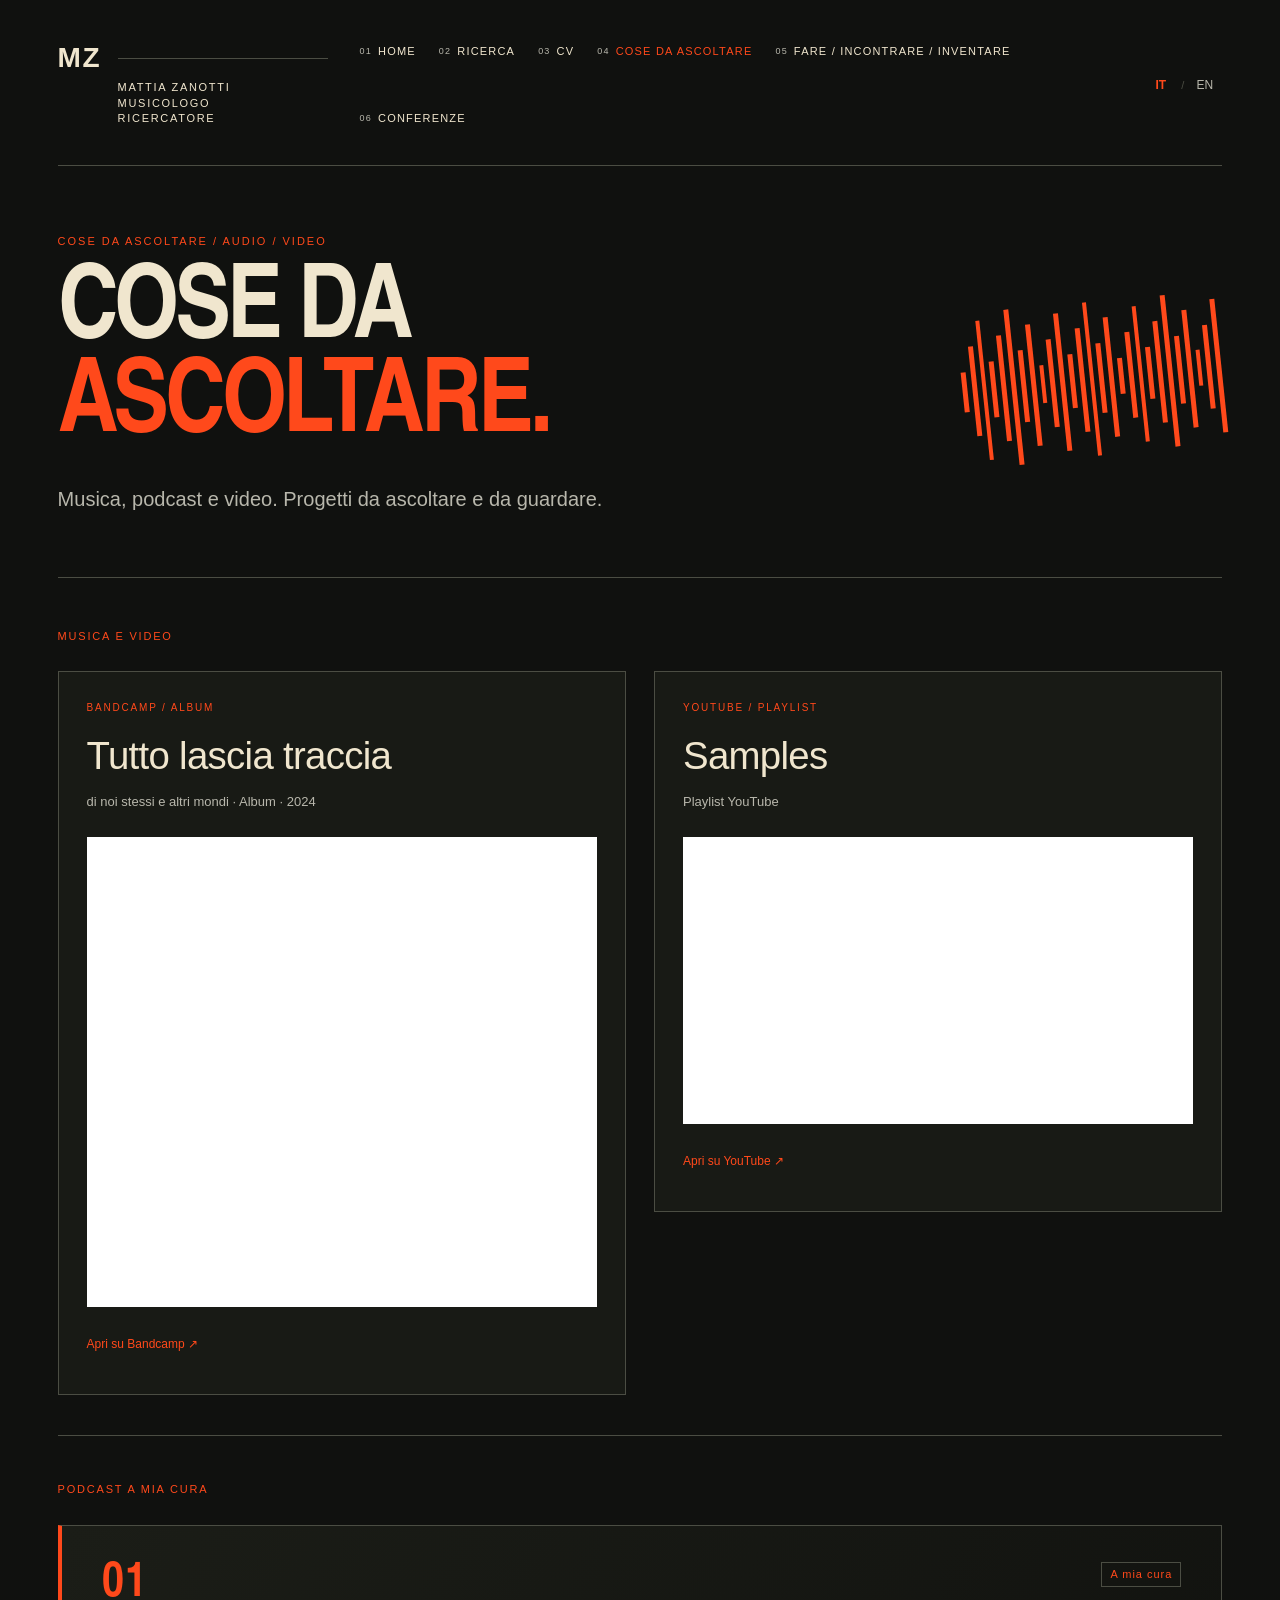
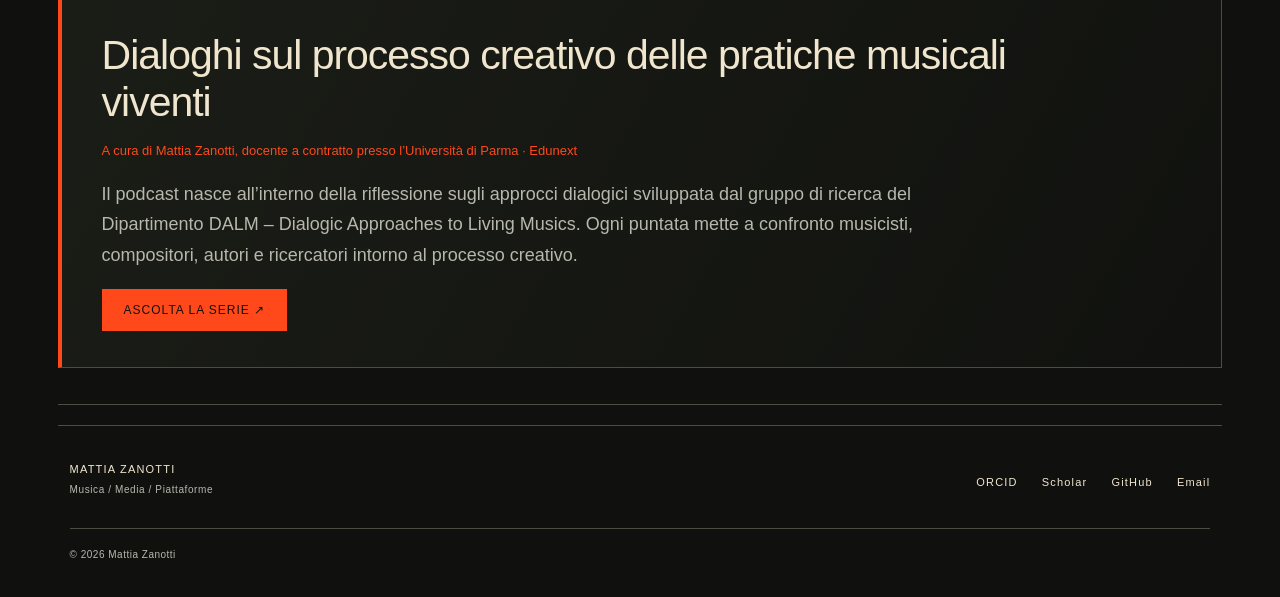
<file: PODCAST.html>
<!doctype html>
<html lang="it">
  <head>
    <meta charset="utf-8" />
    <meta name="viewport" content="width=device-width, initial-scale=1" />
    <meta http-equiv="refresh" content="0; url=ascolti.html" />
    <title>Ascolti — Mattia Zanotti</title>
    <script>
      // Conserva i vecchi link alla pagina Podcast, inclusa la lingua scelta.
      location.replace("ascolti.html" + location.search + location.hash);
    </script>
  </head>
  <body>
    <p><a href="ascolti.html">Cose da ascoltare / Things to listen to →</a></p>
  </body>
</html>
</file>
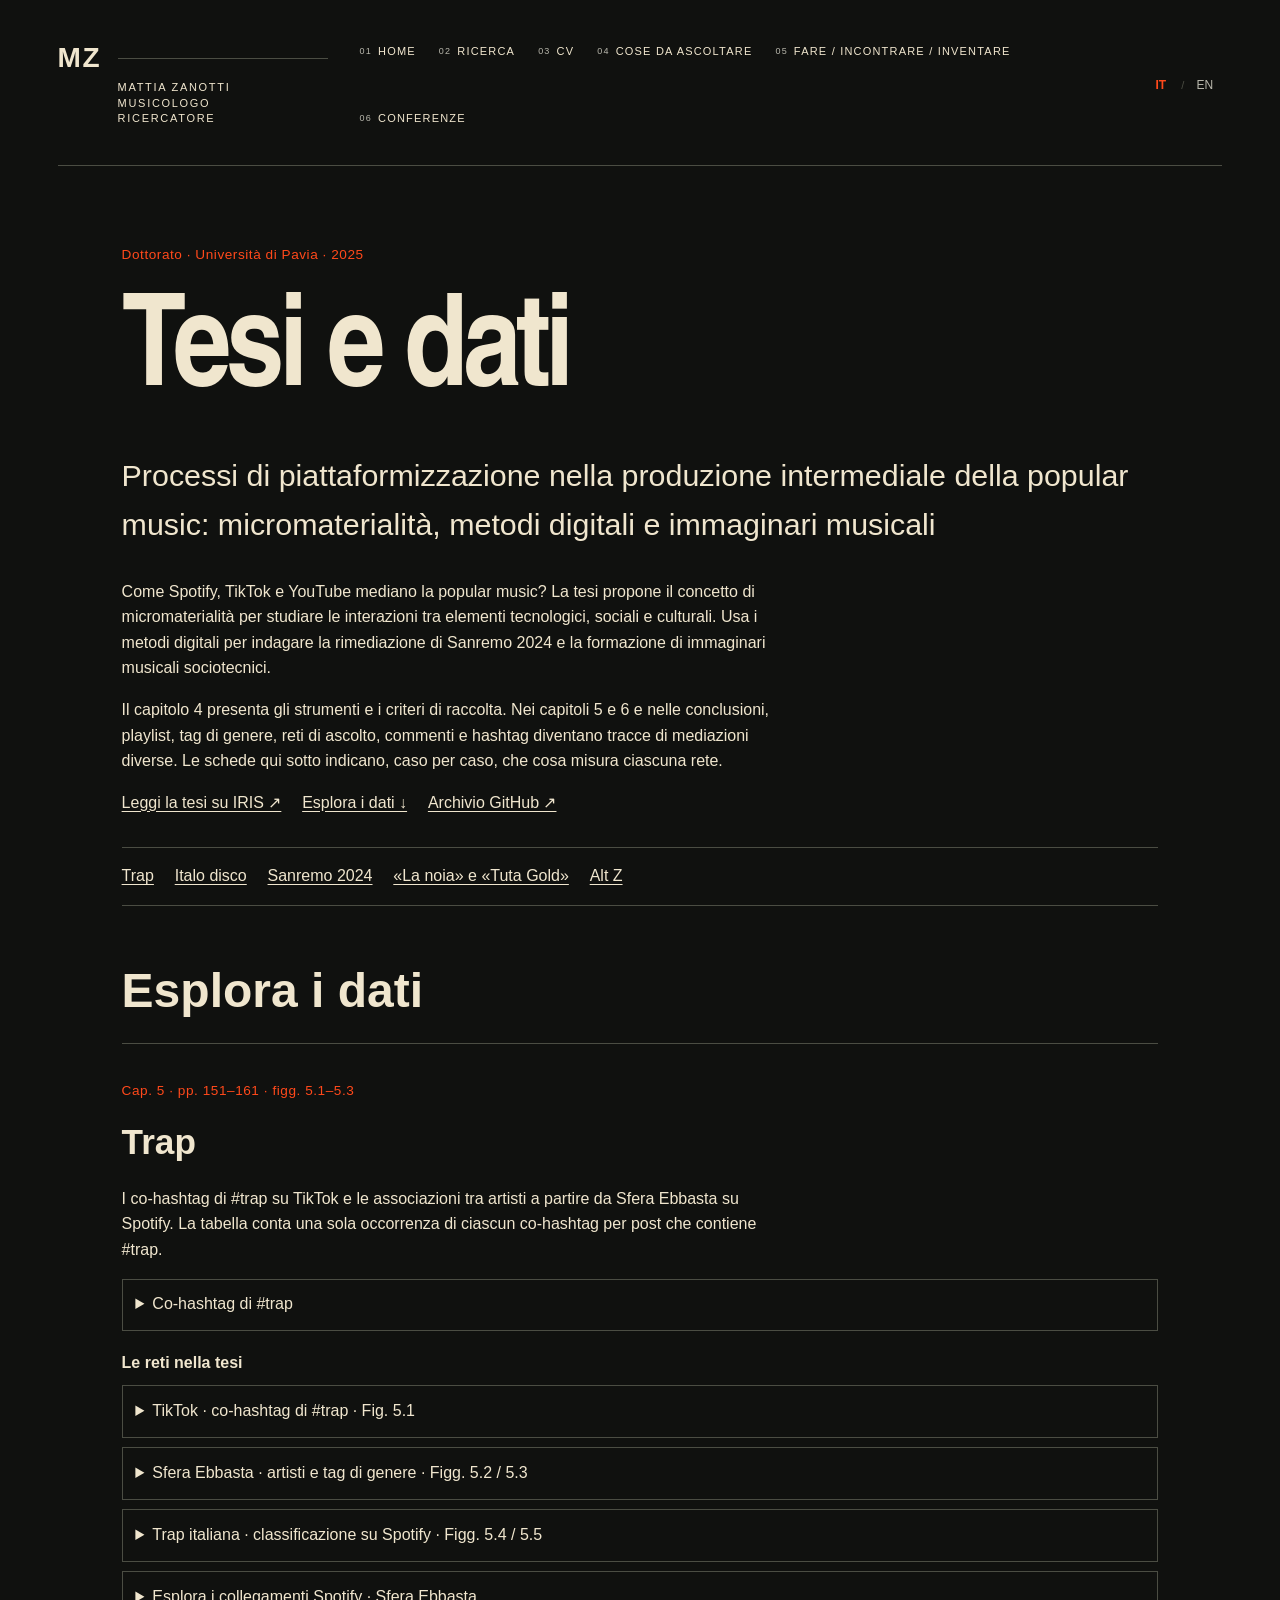
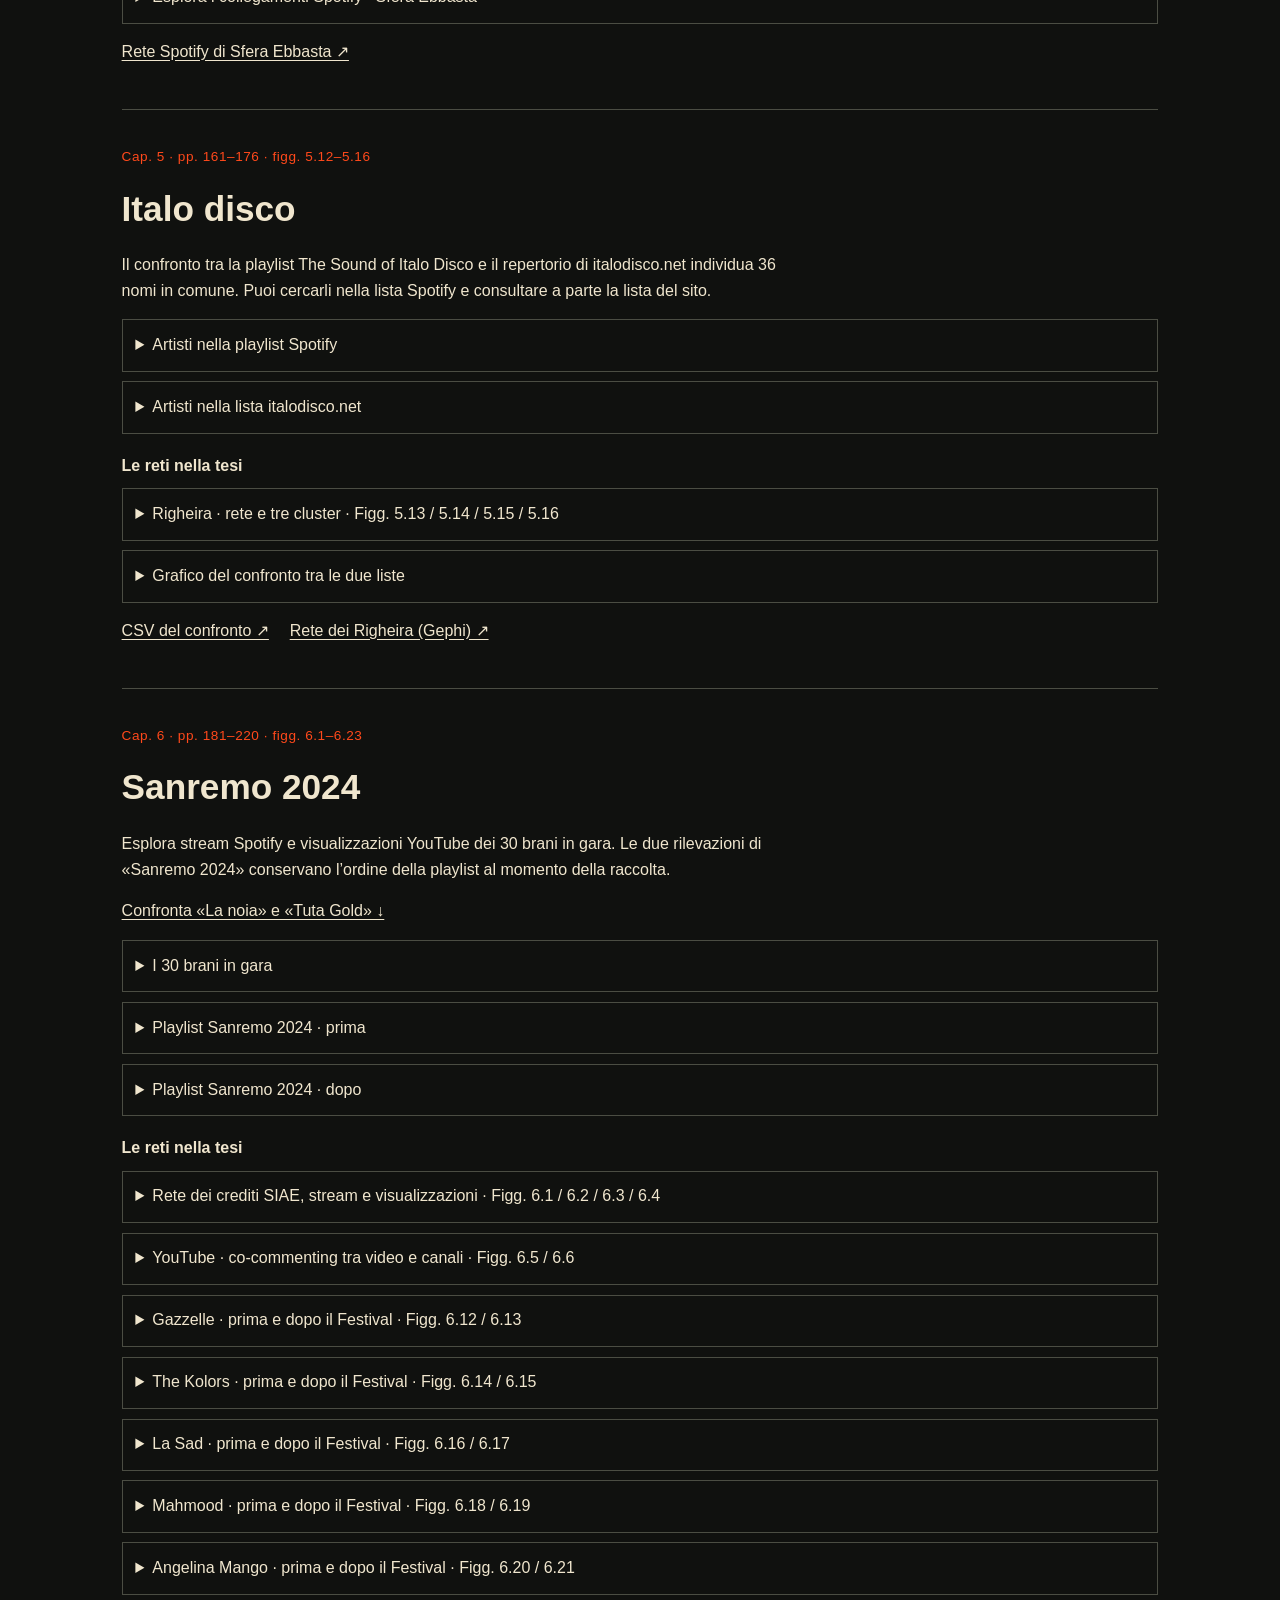
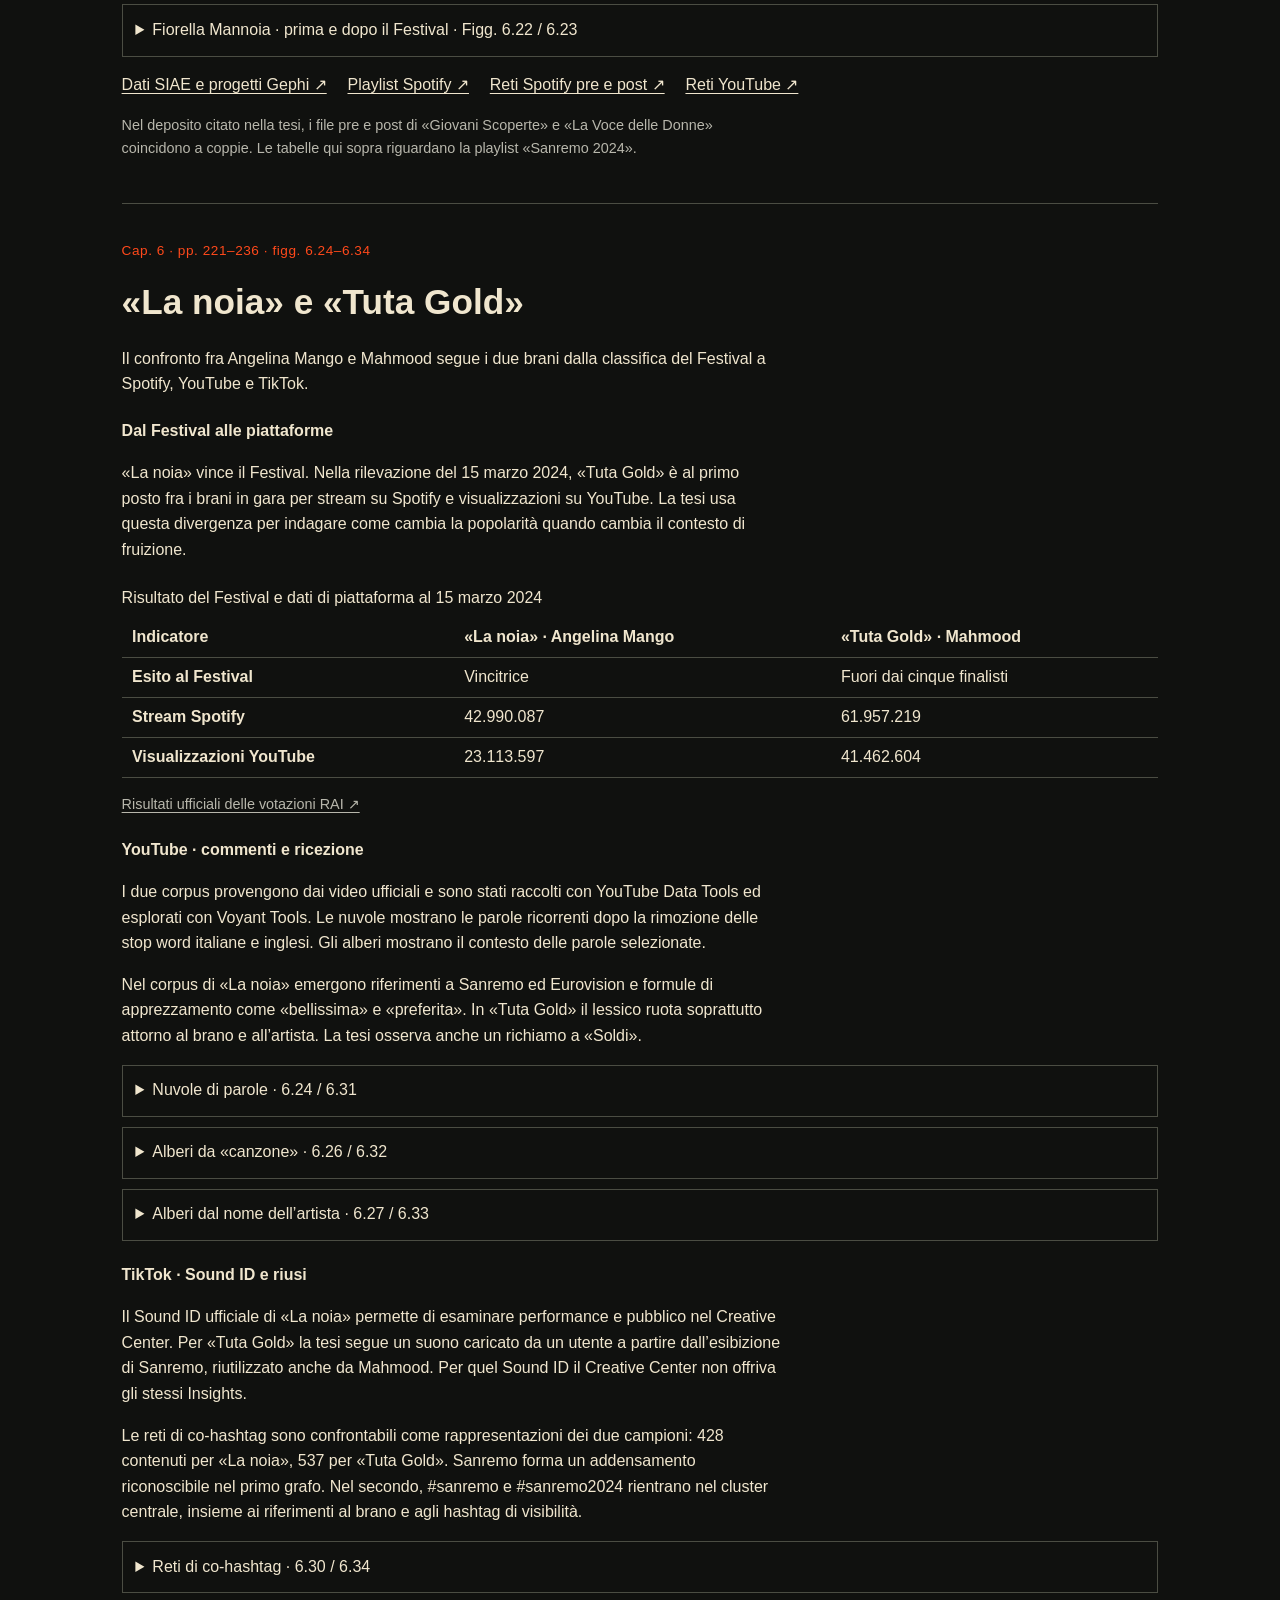
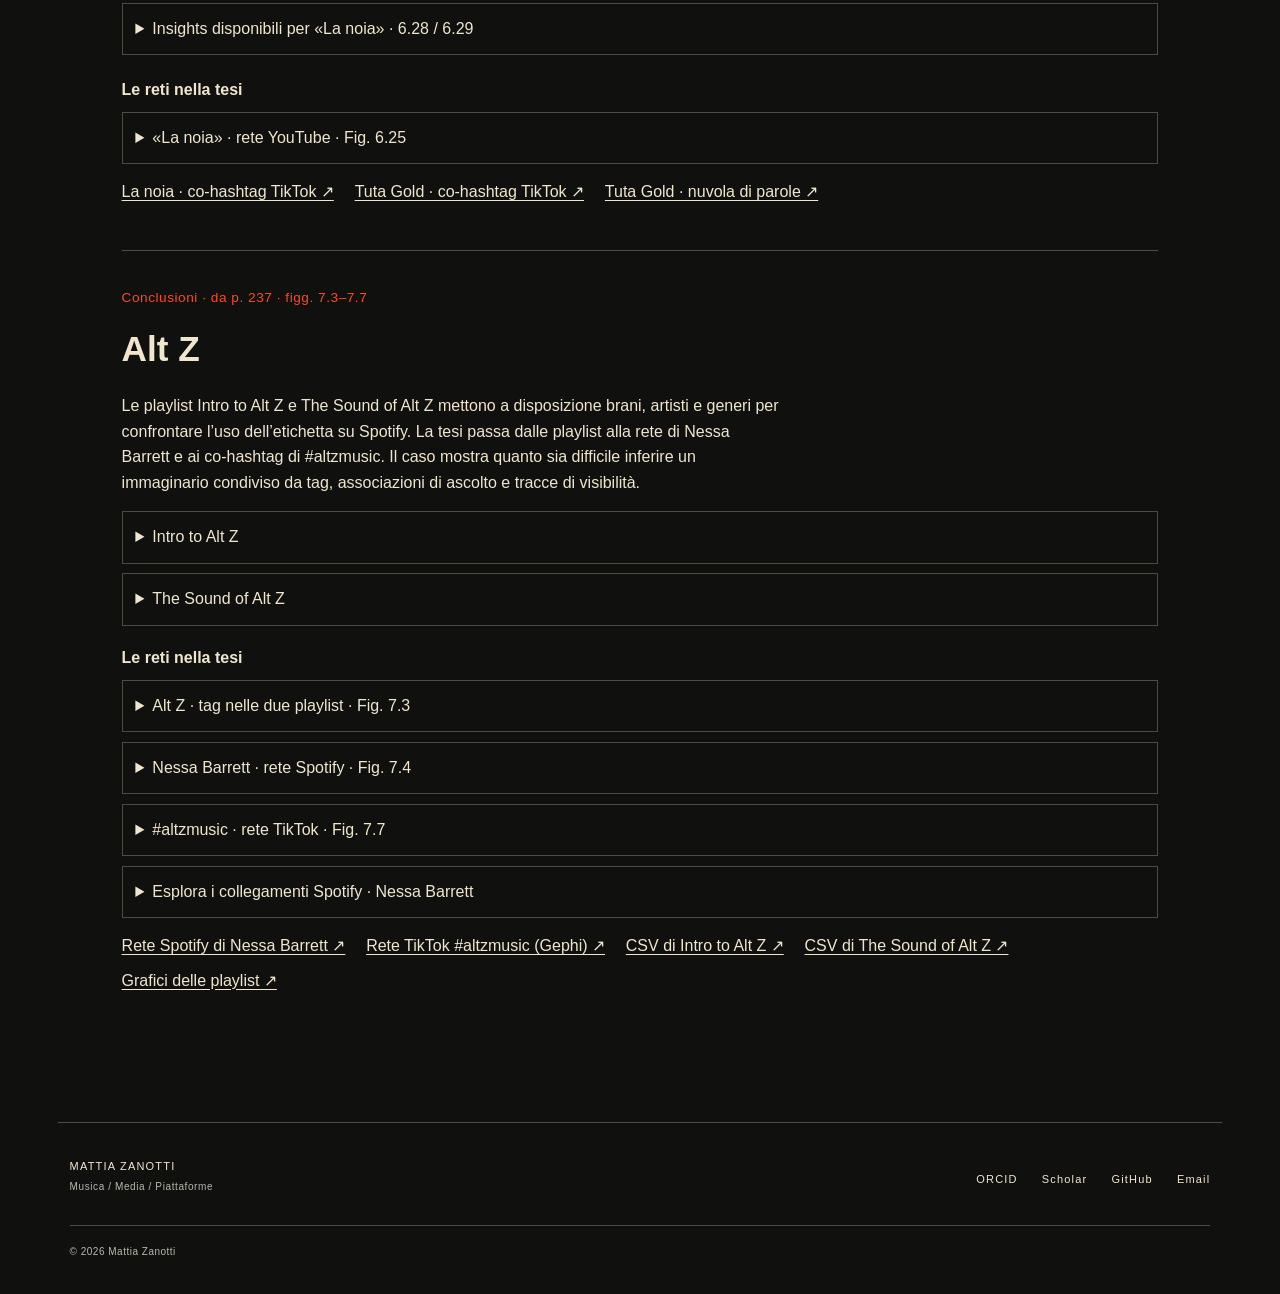
<file: tesi.html>
<!DOCTYPE html>
<html lang="it"><head><meta charset="utf-8"><meta name="viewport" content="width=device-width, initial-scale=1"><title>Tesi e dati — Mattia Zanotti</title><meta name="description" content="Come Spotify, TikTok e YouTube mediano la popular music? La tesi propone il concetto di micromaterialità per studiare le interazioni tra elementi tecnologici, sociali e culturali. Usa i metodi digitali per indagare la rimediazione di Sanremo 2024 e la formazione di immaginari musicali sociotecnici."><meta name="author" content="Mattia Zanotti"><link rel="stylesheet" href="assets/material-digital.css?v=6"><link rel="stylesheet" href="assets/refinements.css?v=6"><link rel="stylesheet" href="assets/thesis.css?v=3"></head>
<body class="subpage" data-page="thesis"><div class="site-wrapper" data-design="material-digital"><div id="site-header"><a class="skip-link" href="#contenuti">Vai ai contenuti</a>
    <header class="masthead">
      <a class="brand" href="index.html"
        ><b>MZ</b><span>MATTIA ZANOTTI<br />MUSICOLOGO<br>RICERCATORE</span></a
      >
      <div class="header-tools">
        <nav class="nav-links" aria-label="Navigazione principale">
          <a href="index.html" ><span class="nav-number">01</span> Home</a><a href="index.html#ricerca" ><span class="nav-number">02</span> Ricerca</a><a href="cv.html" ><span class="nav-number">03</span> CV</a><a href="ascolti.html" ><span class="nav-number">04</span> Cose da ascoltare</a><a href="eventi.html" ><span class="nav-number">05</span> Fare / Incontrare / Inventare</a><a href="mappa-conferenze.html" ><span class="nav-number">06</span> Conferenze</a>
        </nav>
        <div
          class="language-switch"
          role="group"
          aria-label="Lingua"
        >
          <button
            type="button"
            data-lang="it"
            lang="it"
            aria-label="Italiano"
            aria-pressed="true"
          >
            IT</button
          ><span aria-hidden="true">/</span
          ><button
            type="button"
            data-lang="en"
            lang="en"
            aria-label="English"
            aria-pressed="false"
          >
            EN
          </button>
        </div>
      </div>
    </header></div><main id="contenuti"><article class="thesis-page">
    <header class="thesis-hero">
      <p class="thesis-meta">Dottorato · Università di Pavia · 2025</p>
      <h1>Tesi e dati</h1>
      <p class="thesis-title" lang="it">Processi di piattaformizzazione nella produzione intermediale della popular music: micromaterialità, metodi digitali e immaginari musicali</p>
      <p>Come Spotify, TikTok e YouTube mediano la popular music? La tesi propone il concetto di micromaterialità per studiare le interazioni tra elementi tecnologici, sociali e culturali. Usa i metodi digitali per indagare la rimediazione di Sanremo 2024 e la formazione di immaginari musicali sociotecnici.</p>
      <p>Il capitolo 4 presenta gli strumenti e i criteri di raccolta. Nei capitoli 5 e 6 e nelle conclusioni, playlist, tag di genere, reti di ascolto, commenti e hashtag diventano tracce di mediazioni diverse. Le schede qui sotto indicano, caso per caso, che cosa misura ciascuna rete.</p>
      <p class="thesis-links"><a href="https://hdl.handle.net/11571/1524656">Leggi la tesi su IRIS ↗</a>
        <a href="#dati">Esplora i dati ↓</a>
        <a href="https://github.com/aittamz/INTERMEDIALITA_METODI_DIGITALI_IMMAGINARI_MUSICALI">Archivio GitHub ↗</a></p>
    </header>
    <nav class="thesis-index" aria-label="Casi di studio">
      <a href="#trap">Trap</a><a href="#italo-disco">Italo disco</a><a href="#sanremo">Sanremo 2024</a><a href="#casi">«La noia» e «Tuta Gold»</a><a href="#alt-z">Alt Z</a>
    </nav>
    <section id="dati" aria-labelledby="titolo-dati">
      <h2 id="titolo-dati">Esplora i dati</h2>
      <section class="thesis-case" id="trap">
        <p class="thesis-meta">Cap. 5 · pp. 151–161 · figg. 5.1–5.3</p><h3>Trap</h3><p>I co-hashtag di #trap su TikTok e le associazioni tra artisti a partire da Sfera Ebbasta su Spotify. La tabella conta una sola occorrenza di ciascun co-hashtag per post che contiene #trap.</p>

        <details class="thesis-dataset" data-thesis-table="trap">
          <summary>Co-hashtag di #trap</summary><div class="thesis-table-content"></div>
        </details>

        <section class="thesis-networks" aria-label="Le reti nella tesi">
    <h4>Le reti nella tesi</h4>
    <details class="thesis-figure">
      <summary>TikTok · co-hashtag di #trap · Fig. 5.1</summary>
      <p>La figura mostra gli hashtag che ricorrono più spesso insieme a #trap. La tabella della pagina conta le occorrenze dal CSV di raccolta.</p>
      <div class="thesis-figure-grid"><figure><a href="assets/thesis-figures/5.1.webp"><img loading="lazy" src="assets/thesis-figures/5.1.webp" alt="TikTok · co-hashtag di #trap · Figura 5.1"></a>
    <figcaption><a href="assets/thesis-figures/5.1.webp">Figura 5.1 · TikTok · co-hashtag di #trap</a></figcaption></figure></div>
    </details><details class="thesis-figure">
      <summary>Sfera Ebbasta · artisti e tag di genere · Figg. 5.2 / 5.3</summary>
      <p>I legami vengono dalla cronologia di ascolto aggregata elaborata da Spotify. Sfera Ebbasta e Ghali compaiono in zone distanti; la seconda tavola sostituisce ai nomi i tag attribuiti dalla piattaforma.</p>
      <div class="thesis-figure-grid"><figure><a href="assets/thesis-figures/5.2.webp"><img loading="lazy" src="assets/thesis-figures/5.2.webp" alt="Sfera Ebbasta · artisti e tag di genere · Figura 5.2"></a>
    <figcaption><a href="assets/thesis-figures/5.2.webp">Figura 5.2 · Sfera Ebbasta · artisti e tag di genere</a></figcaption></figure><figure><a href="assets/thesis-figures/5.3.webp"><img loading="lazy" src="assets/thesis-figures/5.3.webp" alt="Sfera Ebbasta · artisti e tag di genere · Figura 5.3"></a>
    <figcaption><a href="assets/thesis-figures/5.3.webp">Figura 5.3 · Sfera Ebbasta · artisti e tag di genere</a></figcaption></figure></div>
    </details><details class="thesis-figure">
      <summary>Trap italiana · classificazione su Spotify · Figg. 5.4 / 5.5</summary>
      <p>Il repertorio di artisti classificati come trap italiana e i tag della playlist The Sound of Italian Trap mostrano la compresenza di etichette diverse.</p>
      <div class="thesis-figure-grid"><figure><a href="assets/thesis-figures/5.4.webp"><img loading="lazy" src="assets/thesis-figures/5.4.webp" alt="Trap italiana · classificazione su Spotify · Figura 5.4"></a>
    <figcaption><a href="assets/thesis-figures/5.4.webp">Figura 5.4 · Trap italiana · classificazione su Spotify</a></figcaption></figure><figure><a href="assets/thesis-figures/5.5.webp"><img loading="lazy" src="assets/thesis-figures/5.5.webp" alt="Trap italiana · classificazione su Spotify · Figura 5.5"></a>
    <figcaption><a href="assets/thesis-figures/5.5.webp">Figura 5.5 · Trap italiana · classificazione su Spotify</a></figcaption></figure></div>
    </details>
    <details data-spotify-network="sfera"><summary>Esplora i collegamenti Spotify · Sfera Ebbasta</summary>
      <div class="thesis-table-content"></div></details>
  </section>

        <ul class="thesis-links"><li><a href="https://github.com/aittamz/INTERMEDIALITA_METODI_DIGITALI_IMMAGINARI_MUSICALI/blob/3b82cab0e0e2d5c039ff9250dc51e9e883fe7b76/CAPITOLO_5/IMS_TRAP/Sfera_ebbasta_SAN.gdf">Rete Spotify di Sfera Ebbasta ↗</a></li></ul>

      </section><section class="thesis-case" id="italo-disco">
        <p class="thesis-meta">Cap. 5 · pp. 161–176 · figg. 5.12–5.16</p><h3>Italo disco</h3><p>Il confronto tra la playlist The Sound of Italo Disco e il repertorio di italodisco.net individua 36 nomi in comune. Puoi cercarli nella lista Spotify e consultare a parte la lista del sito.</p>

        <details class="thesis-dataset" data-thesis-table="italo">
          <summary>Artisti nella playlist Spotify</summary><div class="thesis-table-content"></div>
        </details><details class="thesis-dataset" data-thesis-table="italo-source">
          <summary>Artisti nella lista italodisco.net</summary><div class="thesis-table-content"></div>
        </details>

        <section class="thesis-networks" aria-label="Le reti nella tesi">
    <h4>Le reti nella tesi</h4>
    <details class="thesis-figure">
      <summary>Righeira · rete e tre cluster · Figg. 5.13 / 5.14 / 5.15 / 5.16</summary>
      <p>La rete di Spotify mette in relazione tre poli dell’immaginario: Italodisco (viola), disco (verde) e italo (arancio). I dettagli mostrano nomi e tag di genere.</p>
      <div class="thesis-figure-grid"><figure><a href="assets/thesis-figures/5.13.webp"><img loading="lazy" src="assets/thesis-figures/5.13.webp" alt="Righeira · rete e tre cluster · Figura 5.13"></a>
    <figcaption><a href="assets/thesis-figures/5.13.webp">Figura 5.13 · Righeira · rete e tre cluster</a></figcaption></figure><figure><a href="assets/thesis-figures/5.14.webp"><img loading="lazy" src="assets/thesis-figures/5.14.webp" alt="Righeira · rete e tre cluster · Figura 5.14"></a>
    <figcaption><a href="assets/thesis-figures/5.14.webp">Figura 5.14 · Righeira · rete e tre cluster</a></figcaption></figure><figure><a href="assets/thesis-figures/5.15.webp"><img loading="lazy" src="assets/thesis-figures/5.15.webp" alt="Righeira · rete e tre cluster · Figura 5.15"></a>
    <figcaption><a href="assets/thesis-figures/5.15.webp">Figura 5.15 · Righeira · rete e tre cluster</a></figcaption></figure><figure><a href="assets/thesis-figures/5.16.webp"><img loading="lazy" src="assets/thesis-figures/5.16.webp" alt="Righeira · rete e tre cluster · Figura 5.16"></a>
    <figcaption><a href="assets/thesis-figures/5.16.webp">Figura 5.16 · Righeira · rete e tre cluster</a></figcaption></figure></div>
    </details>

  </section>
        <details class="thesis-figure"><summary>Grafico del confronto tra le due liste</summary>
          <a href="https://github.com/aittamz/INTERMEDIALITA_METODI_DIGITALI_IMMAGINARI_MUSICALI/blob/3b82cab0e0e2d5c039ff9250dc51e9e883fe7b76/CAPITOLO_5/IMS_ITALO_DISCO/SPOTIFY%20VS%20ITALODISCO.png"><img loading="lazy" src="https://raw.githubusercontent.com/aittamz/INTERMEDIALITA_METODI_DIGITALI_IMMAGINARI_MUSICALI/3b82cab0e0e2d5c039ff9250dc51e9e883fe7b76/CAPITOLO_5/IMS_ITALO_DISCO/SPOTIFY%20VS%20ITALODISCO.png" alt="Grafico del confronto tra le due liste"></a>
        </details>
        <ul class="thesis-links"><li><a href="https://github.com/aittamz/INTERMEDIALITA_METODI_DIGITALI_IMMAGINARI_MUSICALI/blob/3b82cab0e0e2d5c039ff9250dc51e9e883fe7b76/CAPITOLO_5/IMS_ITALO_DISCO/ITALO%20DISCO_Spotify_Italodisco.net.csv">CSV del confronto ↗</a></li><li><a href="https://github.com/aittamz/INTERMEDIALITA_METODI_DIGITALI_IMMAGINARI_MUSICALI/blob/3b82cab0e0e2d5c039ff9250dc51e9e883fe7b76/CAPITOLO_5/IMS_ITALO_DISCO/RIGHEIRA_SAN.gephi">Rete dei Righeira (Gephi) ↗</a></li></ul>

      </section><section class="thesis-case" id="sanremo">
        <p class="thesis-meta">Cap. 6 · pp. 181–220 · figg. 6.1–6.23</p><h3>Sanremo 2024</h3><p>Esplora stream Spotify e visualizzazioni YouTube dei 30 brani in gara. Le due rilevazioni di «Sanremo 2024» conservano l’ordine della playlist al momento della raccolta.</p>
        <p><a href="#casi">Confronta «La noia» e «Tuta Gold» ↓</a></p>
        <details class="thesis-dataset" data-thesis-table="festival">
          <summary>I 30 brani in gara</summary><div class="thesis-table-content"></div>
        </details><details class="thesis-dataset" data-thesis-table="sanremo-pre">
          <summary>Playlist Sanremo 2024 · prima</summary><div class="thesis-table-content"></div>
        </details><details class="thesis-dataset" data-thesis-table="sanremo-post">
          <summary>Playlist Sanremo 2024 · dopo</summary><div class="thesis-table-content"></div>
        </details>

        <section class="thesis-networks" aria-label="Le reti nella tesi">
    <h4>Le reti nella tesi</h4>
    <details class="thesis-figure">
      <summary>Rete dei crediti SIAE, stream e visualizzazioni · Figg. 6.1 / 6.2 / 6.3 / 6.4</summary>
      <p>I brani si collegano attraverso autori, compositori ed editori condivisi. Le figure modulano la dimensione dei nodi per centralità di intermediazione, visualizzazioni YouTube o stream Spotify.</p>
      <div class="thesis-figure-grid"><figure><a href="assets/thesis-figures/6.1.webp"><img loading="lazy" src="assets/thesis-figures/6.1.webp" alt="Rete dei crediti SIAE, stream e visualizzazioni · Figura 6.1"></a>
    <figcaption><a href="assets/thesis-figures/6.1.webp">Figura 6.1 · Rete dei crediti SIAE, stream e visualizzazioni</a></figcaption></figure><figure><a href="assets/thesis-figures/6.2.webp"><img loading="lazy" src="assets/thesis-figures/6.2.webp" alt="Rete dei crediti SIAE, stream e visualizzazioni · Figura 6.2"></a>
    <figcaption><a href="assets/thesis-figures/6.2.webp">Figura 6.2 · Rete dei crediti SIAE, stream e visualizzazioni</a></figcaption></figure><figure><a href="assets/thesis-figures/6.3.webp"><img loading="lazy" src="assets/thesis-figures/6.3.webp" alt="Rete dei crediti SIAE, stream e visualizzazioni · Figura 6.3"></a>
    <figcaption><a href="assets/thesis-figures/6.3.webp">Figura 6.3 · Rete dei crediti SIAE, stream e visualizzazioni</a></figcaption></figure><figure><a href="assets/thesis-figures/6.4.webp"><img loading="lazy" src="assets/thesis-figures/6.4.webp" alt="Rete dei crediti SIAE, stream e visualizzazioni · Figura 6.4"></a>
    <figcaption><a href="assets/thesis-figures/6.4.webp">Figura 6.4 · Rete dei crediti SIAE, stream e visualizzazioni</a></figcaption></figure></div>
    </details><details class="thesis-figure">
      <summary>YouTube · co-commenting tra video e canali · Figg. 6.5 / 6.6</summary>
      <p>Le reti partono dai 30 video ufficiali. Un legame deriva da commentatori in comune. Nella rete dei video i colori indicano quattro classi di modularità e la dimensione dei nodi segue le visualizzazioni al 15 marzo 2024.</p>
      <div class="thesis-figure-grid"><figure><a href="assets/thesis-figures/6.5.webp"><img loading="lazy" src="assets/thesis-figures/6.5.webp" alt="YouTube · co-commenting tra video e canali · Figura 6.5"></a>
    <figcaption><a href="assets/thesis-figures/6.5.webp">Figura 6.5 · YouTube · co-commenting tra video e canali</a></figcaption></figure><figure><a href="assets/thesis-figures/6.6.webp"><img loading="lazy" src="assets/thesis-figures/6.6.webp" alt="YouTube · co-commenting tra video e canali · Figura 6.6"></a>
    <figcaption><a href="assets/thesis-figures/6.6.webp">Figura 6.6 · YouTube · co-commenting tra video e canali</a></figcaption></figure></div>
    </details><details class="thesis-figure">
      <summary>Gazzelle · prima e dopo il Festival · Figg. 6.12 / 6.13</summary>
      <p>Nel secondo grafo Gazzelle si allontana da Vasco Rossi, si avvicina a Sfera Ebbasta e sembra diventare un punto di snodo.</p>
      <div class="thesis-figure-grid"><figure><a href="assets/thesis-figures/6.12.webp"><img loading="lazy" src="assets/thesis-figures/6.12.webp" alt="Gazzelle · prima e dopo il Festival · Figura 6.12"></a>
    <figcaption><a href="assets/thesis-figures/6.12.webp">Figura 6.12 · Gazzelle · prima e dopo il Festival</a></figcaption></figure><figure><a href="assets/thesis-figures/6.13.webp"><img loading="lazy" src="assets/thesis-figures/6.13.webp" alt="Gazzelle · prima e dopo il Festival · Figura 6.13"></a>
    <figcaption><a href="assets/thesis-figures/6.13.webp">Figura 6.13 · Gazzelle · prima e dopo il Festival</a></figcaption></figure></div>
    </details><details class="thesis-figure">
      <summary>The Kolors · prima e dopo il Festival · Figg. 6.14 / 6.15</summary>
      <p>Nel secondo grafo i nodi appaiono più raccolti. Vasco Rossi e Capo Plaza si avvicinano alla band.</p>
      <div class="thesis-figure-grid"><figure><a href="assets/thesis-figures/6.14.webp"><img loading="lazy" src="assets/thesis-figures/6.14.webp" alt="The Kolors · prima e dopo il Festival · Figura 6.14"></a>
    <figcaption><a href="assets/thesis-figures/6.14.webp">Figura 6.14 · The Kolors · prima e dopo il Festival</a></figcaption></figure><figure><a href="assets/thesis-figures/6.15.webp"><img loading="lazy" src="assets/thesis-figures/6.15.webp" alt="The Kolors · prima e dopo il Festival · Figura 6.15"></a>
    <figcaption><a href="assets/thesis-figures/6.15.webp">Figura 6.15 · The Kolors · prima e dopo il Festival</a></figcaption></figure></div>
    </details><details class="thesis-figure">
      <summary>La Sad · prima e dopo il Festival · Figg. 6.16 / 6.17</summary>
      <p>Dopo Sanremo la rete appare più coesa, con collegamenti anche fra nodi periferici.</p>
      <div class="thesis-figure-grid"><figure><a href="assets/thesis-figures/6.16.webp"><img loading="lazy" src="assets/thesis-figures/6.16.webp" alt="La Sad · prima e dopo il Festival · Figura 6.16"></a>
    <figcaption><a href="assets/thesis-figures/6.16.webp">Figura 6.16 · La Sad · prima e dopo il Festival</a></figcaption></figure><figure><a href="assets/thesis-figures/6.17.webp"><img loading="lazy" src="assets/thesis-figures/6.17.webp" alt="La Sad · prima e dopo il Festival · Figura 6.17"></a>
    <figcaption><a href="assets/thesis-figures/6.17.webp">Figura 6.17 · La Sad · prima e dopo il Festival</a></figcaption></figure></div>
    </details><details class="thesis-figure">
      <summary>Mahmood · prima e dopo il Festival · Figg. 6.18 / 6.19</summary>
      <p>Il secondo grafo mostra un centro con artisti dal seguito relativamente basso. Sfera Ebbasta appare più distante da Mahmood.</p>
      <div class="thesis-figure-grid"><figure><a href="assets/thesis-figures/6.18.webp"><img loading="lazy" src="assets/thesis-figures/6.18.webp" alt="Mahmood · prima e dopo il Festival · Figura 6.18"></a>
    <figcaption><a href="assets/thesis-figures/6.18.webp">Figura 6.18 · Mahmood · prima e dopo il Festival</a></figcaption></figure><figure><a href="assets/thesis-figures/6.19.webp"><img loading="lazy" src="assets/thesis-figures/6.19.webp" alt="Mahmood · prima e dopo il Festival · Figura 6.19"></a>
    <figcaption><a href="assets/thesis-figures/6.19.webp">Figura 6.19 · Mahmood · prima e dopo il Festival</a></figcaption></figure></div>
    </details><details class="thesis-figure">
      <summary>Angelina Mango · prima e dopo il Festival · Figg. 6.20 / 6.21</summary>
      <p>Da una posizione di snodo, Mango sembra spostarsi verso una nicchia, più distante dal cluster sanremese.</p>
      <div class="thesis-figure-grid"><figure><a href="assets/thesis-figures/6.20.webp"><img loading="lazy" src="assets/thesis-figures/6.20.webp" alt="Angelina Mango · prima e dopo il Festival · Figura 6.20"></a>
    <figcaption><a href="assets/thesis-figures/6.20.webp">Figura 6.20 · Angelina Mango · prima e dopo il Festival</a></figcaption></figure><figure><a href="assets/thesis-figures/6.21.webp"><img loading="lazy" src="assets/thesis-figures/6.21.webp" alt="Angelina Mango · prima e dopo il Festival · Figura 6.21"></a>
    <figcaption><a href="assets/thesis-figures/6.21.webp">Figura 6.21 · Angelina Mango · prima e dopo il Festival</a></figcaption></figure></div>
    </details><details class="thesis-figure">
      <summary>Fiorella Mannoia · prima e dopo il Festival · Figg. 6.22 / 6.23</summary>
      <p>Da uno dei tre cluster Mannoia si sposta verso il centro del grafo, più vicina a Lucio Dalla.</p>
      <div class="thesis-figure-grid"><figure><a href="assets/thesis-figures/6.22.webp"><img loading="lazy" src="assets/thesis-figures/6.22.webp" alt="Fiorella Mannoia · prima e dopo il Festival · Figura 6.22"></a>
    <figcaption><a href="assets/thesis-figures/6.22.webp">Figura 6.22 · Fiorella Mannoia · prima e dopo il Festival</a></figcaption></figure><figure><a href="assets/thesis-figures/6.23.webp"><img loading="lazy" src="assets/thesis-figures/6.23.webp" alt="Fiorella Mannoia · prima e dopo il Festival · Figura 6.23"></a>
    <figcaption><a href="assets/thesis-figures/6.23.webp">Figura 6.23 · Fiorella Mannoia · prima e dopo il Festival</a></figcaption></figure></div>
    </details>

  </section>

        <ul class="thesis-links"><li><a href="https://github.com/aittamz/INTERMEDIALITA_METODI_DIGITALI_IMMAGINARI_MUSICALI/tree/1202682c4a8670b83ca70eac078546037d085f85/CAPITOLO_6/SANREMO_24/SANREMO_generale">Dati SIAE e progetti Gephi ↗</a></li><li><a href="https://github.com/aittamz/INTERMEDIALITA_METODI_DIGITALI_IMMAGINARI_MUSICALI/tree/1202682c4a8670b83ca70eac078546037d085f85/CAPITOLO_6/SANREMO_24/SANREMO_Spotify">Playlist Spotify ↗</a></li><li><a href="https://github.com/aittamz/INTERMEDIALITA_METODI_DIGITALI_IMMAGINARI_MUSICALI/tree/1202682c4a8670b83ca70eac078546037d085f85/CAPITOLO_6/SANREMO_24/Spotify_Artist_Network_SAN">Reti Spotify pre e post ↗</a></li><li><a href="https://github.com/aittamz/INTERMEDIALITA_METODI_DIGITALI_IMMAGINARI_MUSICALI/tree/1202682c4a8670b83ca70eac078546037d085f85/CAPITOLO_6/SANREMO_24/SANREMO_analisi_YT">Reti YouTube ↗</a></li></ul>
        <p class="thesis-note">Nel deposito citato nella tesi, i file pre e post di «Giovani Scoperte» e «La Voce delle Donne» coincidono a coppie. Le tabelle qui sopra riguardano la playlist «Sanremo 2024».</p>
      </section><section class="thesis-case" id="casi">
        <p class="thesis-meta">Cap. 6 · pp. 221–236 · figg. 6.24–6.34</p><h3>«La noia» e «Tuta Gold»</h3><p>Il confronto fra Angelina Mango e Mahmood segue i due brani dalla classifica del Festival a Spotify, YouTube e TikTok.</p>


        <div class="thesis-comparison">
    <section aria-labelledby="confronto-risultati">
      <h4 id="confronto-risultati">Dal Festival alle piattaforme</h4>
      <p>«La noia» vince il Festival. Nella rilevazione del 15 marzo 2024, «Tuta Gold» è al primo posto fra i brani in gara per stream su Spotify e visualizzazioni su YouTube. La tesi usa questa divergenza per indagare come cambia la popolarità quando cambia il contesto di fruizione.</p>
      <div class="thesis-scroll" role="region" aria-label="Indicatori dei due brani" tabindex="0">
        <table>
          <caption>Risultato del Festival e dati di piattaforma al 15 marzo 2024</caption>
          <thead><tr><th scope="col">Indicatore</th><th scope="col">«La noia» · Angelina Mango</th><th scope="col">«Tuta Gold» · Mahmood</th></tr></thead>
          <tbody><tr><th scope="row">Esito al Festival</th><td>Vincitrice</td><td>Fuori dai cinque finalisti</td></tr><tr><th scope="row">Stream Spotify</th><td>42.990.087</td><td>61.957.219</td></tr><tr><th scope="row">Visualizzazioni YouTube</th><td>23.113.597</td><td>41.462.604</td></tr></tbody>
        </table>
      </div>
      <p class="thesis-note"><a href="https://www.rai.it/dl/doc/2024/02/11/1707667656946_sanremo-2024-i-risultati-delle-votazioni.pdf">Risultati ufficiali delle votazioni RAI ↗</a></p>
    </section>
    <section aria-labelledby="confronto-youtube">
      <h4 id="confronto-youtube">YouTube · commenti e ricezione</h4>
      <p>I due corpus provengono dai video ufficiali e sono stati raccolti con YouTube Data Tools ed esplorati con Voyant Tools. Le nuvole mostrano le parole ricorrenti dopo la rimozione delle stop word italiane e inglesi. Gli alberi mostrano il contesto delle parole selezionate.</p>
      <p>Nel corpus di «La noia» emergono riferimenti a Sanremo ed Eurovision e formule di apprezzamento come «bellissima» e «preferita». In «Tuta Gold» il lessico ruota soprattutto attorno al brano e all’artista. La tesi osserva anche un richiamo a «Soldi».</p>
      <details class="thesis-comparison-figures">
      <summary>Nuvole di parole · 6.24 / 6.31</summary>
      <div class="thesis-figure-grid"><figure><a href="assets/thesis-figures/6.24.webp"><img loading="lazy" src="assets/thesis-figures/6.24.webp" alt="«La noia» · Angelina Mango · Figura 6.24"></a>
    <figcaption><a href="assets/thesis-figures/6.24.webp">Figura 6.24 · «La noia» · Angelina Mango</a></figcaption></figure><figure><a href="assets/thesis-figures/6.31.webp"><img loading="lazy" src="assets/thesis-figures/6.31.webp" alt="«Tuta Gold» · Mahmood · Figura 6.31"></a>
    <figcaption><a href="assets/thesis-figures/6.31.webp">Figura 6.31 · «Tuta Gold» · Mahmood</a></figcaption></figure></div>
    </details><details class="thesis-comparison-figures">
      <summary>Alberi da «canzone» · 6.26 / 6.32</summary>
      <div class="thesis-figure-grid"><figure><a href="assets/thesis-figures/6.26.webp"><img loading="lazy" src="assets/thesis-figures/6.26.webp" alt="«La noia» · Angelina Mango · Figura 6.26"></a>
    <figcaption><a href="assets/thesis-figures/6.26.webp">Figura 6.26 · «La noia» · Angelina Mango</a></figcaption></figure><figure><a href="assets/thesis-figures/6.32.webp"><img loading="lazy" src="assets/thesis-figures/6.32.webp" alt="«Tuta Gold» · Mahmood · Figura 6.32"></a>
    <figcaption><a href="assets/thesis-figures/6.32.webp">Figura 6.32 · «Tuta Gold» · Mahmood</a></figcaption></figure></div>
    </details><details class="thesis-comparison-figures">
      <summary>Alberi dal nome dell’artista · 6.27 / 6.33</summary>
      <div class="thesis-figure-grid"><figure><a href="assets/thesis-figures/6.27.webp"><img loading="lazy" src="assets/thesis-figures/6.27.webp" alt="«La noia» · Angelina Mango · Figura 6.27"></a>
    <figcaption><a href="assets/thesis-figures/6.27.webp">Figura 6.27 · «La noia» · Angelina Mango</a></figcaption></figure><figure><a href="assets/thesis-figures/6.33.webp"><img loading="lazy" src="assets/thesis-figures/6.33.webp" alt="«Tuta Gold» · Mahmood · Figura 6.33"></a>
    <figcaption><a href="assets/thesis-figures/6.33.webp">Figura 6.33 · «Tuta Gold» · Mahmood</a></figcaption></figure></div>
    </details>
    </section>
    <section aria-labelledby="confronto-tiktok">
      <h4 id="confronto-tiktok">TikTok · Sound ID e riusi</h4>
      <p>Il Sound ID ufficiale di «La noia» permette di esaminare performance e pubblico nel Creative Center. Per «Tuta Gold» la tesi segue un suono caricato da un utente a partire dall’esibizione di Sanremo, riutilizzato anche da Mahmood. Per quel Sound ID il Creative Center non offriva gli stessi Insights.</p>
      <p>Le reti di co-hashtag sono confrontabili come rappresentazioni dei due campioni: 428 contenuti per «La noia», 537 per «Tuta Gold». Sanremo forma un addensamento riconoscibile nel primo grafo. Nel secondo, #sanremo e #sanremo2024 rientrano nel cluster centrale, insieme ai riferimenti al brano e agli hashtag di visibilità.</p>
      <details class="thesis-comparison-figures">
      <summary>Reti di co-hashtag · 6.30 / 6.34</summary>
      <div class="thesis-figure-grid"><figure><a href="assets/thesis-figures/6.30.webp"><img loading="lazy" src="assets/thesis-figures/6.30.webp" alt="«La noia» · Angelina Mango · Figura 6.30"></a>
    <figcaption><a href="assets/thesis-figures/6.30.webp">Figura 6.30 · «La noia» · Angelina Mango</a></figcaption></figure><figure><a href="assets/thesis-figures/6.34.webp"><img loading="lazy" src="assets/thesis-figures/6.34.webp" alt="«Tuta Gold» · Mahmood · Figura 6.34"></a>
    <figcaption><a href="assets/thesis-figures/6.34.webp">Figura 6.34 · «Tuta Gold» · Mahmood</a></figcaption></figure></div>
    </details>
      <details class="thesis-comparison-figures"><summary>Insights disponibili per «La noia» · 6.28 / 6.29</summary>
        <div class="thesis-figure-grid">
          <figure><a href="assets/thesis-figures/6.28.webp"><img loading="lazy" src="assets/thesis-figures/6.28.webp" alt="Performance dei video · Figura 6.28"></a>
    <figcaption><a href="assets/thesis-figures/6.28.webp">Figura 6.28 · Performance dei video</a></figcaption></figure>
          <figure><a href="assets/thesis-figures/6.29.webp"><img loading="lazy" src="assets/thesis-figures/6.29.webp" alt="Audience Insights · Figura 6.29"></a>
    <figcaption><a href="assets/thesis-figures/6.29.webp">Figura 6.29 · Audience Insights</a></figcaption></figure>
        </div>
      </details>
    </section>
  </div>
        <section class="thesis-networks" aria-label="Le reti nella tesi">
    <h4>Le reti nella tesi</h4>
    <details class="thesis-figure">
      <summary>«La noia» · rete YouTube · Fig. 6.25</summary>
      <p>La ricerca iniziale «angelina mango la noia» serve a costruire la rete di co-commenting. Il cluster azzurro comprende canali esteri legati all’Eurovision.</p>
      <div class="thesis-figure-grid"><figure><a href="assets/thesis-figures/6.25.webp"><img loading="lazy" src="assets/thesis-figures/6.25.webp" alt="«La noia» · rete YouTube · Figura 6.25"></a>
    <figcaption><a href="assets/thesis-figures/6.25.webp">Figura 6.25 · «La noia» · rete YouTube</a></figcaption></figure></div>
    </details>

  </section>

        <ul class="thesis-links"><li><a href="https://github.com/aittamz/INTERMEDIALITA_METODI_DIGITALI_IMMAGINARI_MUSICALI/blob/3b82cab0e0e2d5c039ff9250dc51e9e883fe7b76/CAPITOLO_6/CASE%20STUDIES_Mango_LA%20NOIA_Mahmood_TUTA%20GOLD/TikTok_TT/LA%20NOIA_mango_%20COHASHTAG_TT.png">La noia · co-hashtag TikTok ↗</a></li><li><a href="https://github.com/aittamz/INTERMEDIALITA_METODI_DIGITALI_IMMAGINARI_MUSICALI/blob/3b82cab0e0e2d5c039ff9250dc51e9e883fe7b76/CAPITOLO_6/CASE%20STUDIES_Mango_LA%20NOIA_Mahmood_TUTA%20GOLD/TikTok_TT/TUTA%20GOLD_Mahmood_CoHashtag_TT.png">Tuta Gold · co-hashtag TikTok ↗</a></li><li><a href="https://github.com/aittamz/INTERMEDIALITA_METODI_DIGITALI_IMMAGINARI_MUSICALI/blob/3b82cab0e0e2d5c039ff9250dc51e9e883fe7b76/CAPITOLO_6/CASE%20STUDIES_Mango_LA%20NOIA_Mahmood_TUTA%20GOLD/YouTube_YT/mahmood%20cirrus.svg">Tuta Gold · nuvola di parole ↗</a></li></ul>

      </section><section class="thesis-case" id="alt-z">
        <p class="thesis-meta">Conclusioni · da p. 237 · figg. 7.3–7.7</p><h3>Alt Z</h3><p>Le playlist Intro to Alt Z e The Sound of Alt Z mettono a disposizione brani, artisti e generi per confrontare l’uso dell’etichetta su Spotify. La tesi passa dalle playlist alla rete di Nessa Barrett e ai co-hashtag di #altzmusic. Il caso mostra quanto sia difficile inferire un immaginario condiviso da tag, associazioni di ascolto e tracce di visibilità.</p>

        <details class="thesis-dataset" data-thesis-table="altz-intro">
          <summary>Intro to Alt Z</summary><div class="thesis-table-content"></div>
        </details><details class="thesis-dataset" data-thesis-table="altz-sound">
          <summary>The Sound of Alt Z</summary><div class="thesis-table-content"></div>
        </details>

        <section class="thesis-networks" aria-label="Le reti nella tesi">
    <h4>Le reti nella tesi</h4>
    <details class="thesis-figure">
      <summary>Alt Z · tag nelle due playlist · Fig. 7.3</summary>
      <p>SpotiGeM visualizza la costellazione di tag: blu per The Sound of Alt Z, rosso per Intro to Alt Z. La presenza ricorrente di Alt Z lascia aperti i confini musicali dell’etichetta.</p>
      <div class="thesis-figure-grid"><figure><a href="assets/thesis-figures/7.3.webp"><img loading="lazy" src="assets/thesis-figures/7.3.webp" alt="Alt Z · tag nelle due playlist · Figura 7.3"></a>
    <figcaption><a href="assets/thesis-figures/7.3.webp">Figura 7.3 · Alt Z · tag nelle due playlist</a></figcaption></figure></div>
    </details><details class="thesis-figure">
      <summary>Nessa Barrett · rete Spotify · Fig. 7.4</summary>
      <p>La tesi usa Nessa Barrett come punto di partenza per verificare se nella rete compaiono i nomi associati a una prima definizione di Alt Z. Nel campione discusso quei nomi non emergono.</p>
      <div class="thesis-figure-grid"><figure><a href="assets/thesis-figures/7.4.webp"><img loading="lazy" src="assets/thesis-figures/7.4.webp" alt="Nessa Barrett · rete Spotify · Figura 7.4"></a>
    <figcaption><a href="assets/thesis-figures/7.4.webp">Figura 7.4 · Nessa Barrett · rete Spotify</a></figcaption></figure></div>
    </details><details class="thesis-figure">
      <summary>#altzmusic · rete TikTok · Fig. 7.7</summary>
      <p>La raccolta parte da 42 post con #altzmusic, analizzati con Zeeschuimer e 4CAT. Nel grafo spiccano hashtag di visibilità come #fyp e un addensamento intorno a #alternative.</p>
      <div class="thesis-figure-grid"><figure><a href="assets/thesis-figures/7.7.webp"><img loading="lazy" src="assets/thesis-figures/7.7.webp" alt="#altzmusic · rete TikTok · Figura 7.7"></a>
    <figcaption><a href="assets/thesis-figures/7.7.webp">Figura 7.7 · #altzmusic · rete TikTok</a></figcaption></figure></div>
    </details>
    <details data-spotify-network="nessa"><summary>Esplora i collegamenti Spotify · Nessa Barrett</summary>
      <div class="thesis-table-content"></div></details>
  </section>

        <ul class="thesis-links"><li><a href="https://github.com/aittamz/INTERMEDIALITA_METODI_DIGITALI_IMMAGINARI_MUSICALI/blob/3b82cab0e0e2d5c039ff9250dc51e9e883fe7b76/CONCLUSIONI/Nessa_Barrett_SAN.gdf">Rete Spotify di Nessa Barrett ↗</a></li><li><a href="https://github.com/aittamz/INTERMEDIALITA_METODI_DIGITALI_IMMAGINARI_MUSICALI/blob/3b82cab0e0e2d5c039ff9250dc51e9e883fe7b76/CONCLUSIONI/ALTZ_%20COHASHTAG_TT.gephi">Rete TikTok #altzmusic (Gephi) ↗</a></li><li><a href="https://github.com/aittamz/INTERMEDIALITA_METODI_DIGITALI_IMMAGINARI_MUSICALI/blob/3b82cab0e0e2d5c039ff9250dc51e9e883fe7b76/CONCLUSIONI/Intro%20to%20Alt%20Z_SPOTIFY_playlist.csv">CSV di Intro to Alt Z ↗</a></li><li><a href="https://github.com/aittamz/INTERMEDIALITA_METODI_DIGITALI_IMMAGINARI_MUSICALI/blob/3b82cab0e0e2d5c039ff9250dc51e9e883fe7b76/CONCLUSIONI/The%20Sound%20of%20Alt%20Z_SPOTIFY_playlist.csv">CSV di The Sound of Alt Z ↗</a></li><li><a href="https://github.com/aittamz/INTERMEDIALITA_METODI_DIGITALI_IMMAGINARI_MUSICALI/tree/3b82cab0e0e2d5c039ff9250dc51e9e883fe7b76/CONCLUSIONI/Spotigem_analisi_CONFRONTI">Grafici delle playlist ↗</a></li></ul>

      </section>
    </section>
  </article></main><div id="site-footer"><footer class="footer" id="contatti">
    <div class="footer-nome">
      MATTIA ZANOTTI<br /><span
        >Musica / Media / Piattaforme</span
      >
    </div>
    <div class="footer-links">
      <a class="" href="https://orcid.org/0000-0002-4154-3250/" target="_blank" rel="noopener noreferrer">ORCID</a><a class="" href="https://scholar.google.com/citations?hl=it&amp;user=FXp7PnEAAAAJ/" target="_blank" rel="noopener noreferrer">Scholar</a><a class="" href="https://github.com/aittamz" target="_blank" rel="noopener noreferrer">GitHub</a><a
        href="mailto:mattia_zanotti@hotmail.it"
        >Email</a
      >
    </div>
    <div class="footer-bottom">
      <span>© 2026 Mattia Zanotti</span>
    </div>
  </footer></div></div><noscript><p class="preview-banner">Attiva JavaScript per cercare nelle tabelle e cambiare lingua. / Enable JavaScript to search the tables and change language.</p></noscript><script type="module" src="assets/site.mjs?v=9"></script></body></html>
</file>
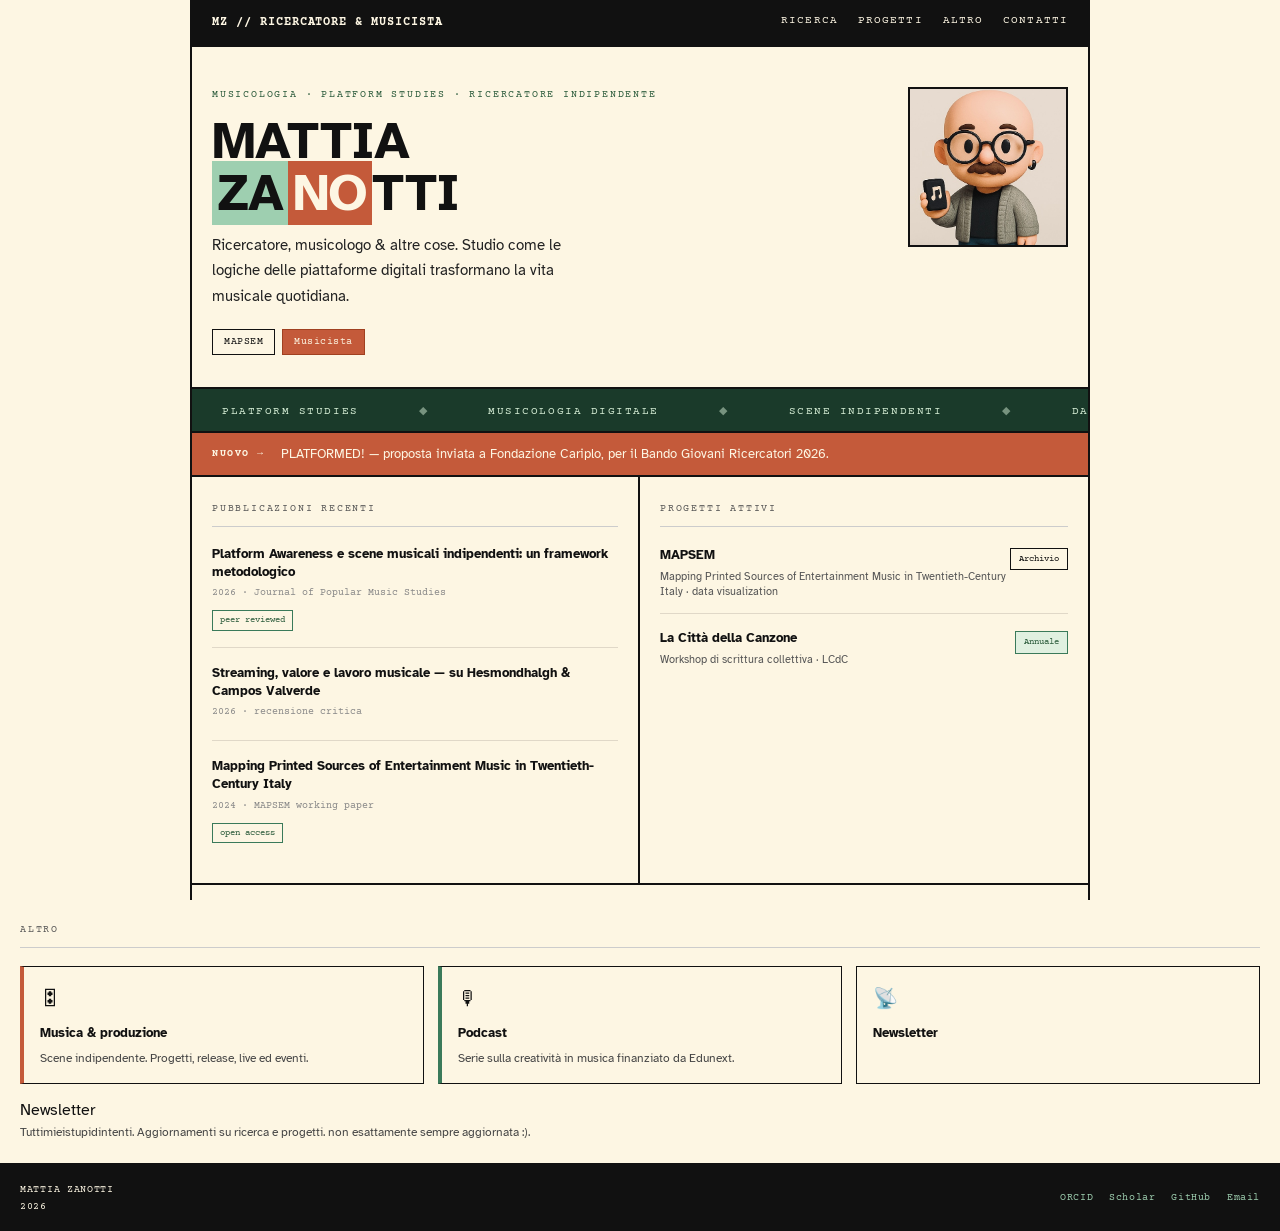
<file: uuuu.html>
<!DOCTYPE html>
<html lang="it">
<head>
  <meta charset="UTF-8">
  <meta name="viewport" content="width=device-width, initial-scale=1.0">

  <!-- ================================================
    TITOLO E META — modifica questi per i motori di ricerca
  ================================================ -->
  <title>Mattia Zanotti — Ricercatore, musicologo & altre cose</title>
  <meta name="description" content="Ricercatore in musicologia e platform studies. Musicista (?) e produttore.">
  <meta name="author" content="Mattia Zanotti">

  <!-- ================================================
    FONT — caricati da Google Fonts (gratuiti)
    - Atkinson Hyperlegible: corpo del testo, ottimizzato per DSA
    - Courier Prime: etichette, nav, monospace
    Se vuoi cambiare font, sostituisci qui e aggiorna
    le variabili --font-body e --font-mono sotto
  ================================================ -->
  <link rel="preconnect" href="https://fonts.googleapis.com">
  <link rel="preconnect" href="https://fonts.gstatic.com" crossorigin>
  <link href="https://fonts.googleapis.com/css2?family=Atkinson+Hyperlegible:ital,wght@0,400;0,700;1,400&family=Courier+Prime:wght@400;700&display=swap" rel="stylesheet">

  <style>

    /* ================================================
      VARIABILI GLOBALI — modifica qui per cambiare
      colori e font su tutto il sito in un colpo solo
    ================================================ */
    :root {
      /* Palette 07 — Acqua + Terracotta */
      --crema:        #fdf6e3;   /* sfondo principale */
      --crema-scura:  #f0ebe0;   /* sfondo alternativo, hover */
      --nero:         #111111;   /* testo principale, bordi */
      --verde-acqua:  #9ecfb0;   /* accento verde (badge, tag) */
      --verde-scuro:  #1a3a2a;   /* sfondo ticker */
      --verde-testo:  #d4ecd4;   /* testo su sfondo verde scuro */
      --verde-label:  #2a5a3a;   /* testo verde su sfondo chiaro */
      --verde-border: #3a7a5a;   /* bordi verdi */
      --terra:        #c45a3a;   /* accento terracotta */
      --terra-scura:  #a04020;   /* bordi terracotta */
      --grigio-testo: #555555;   /* testo secondario */
      --grigio-meta:  #888888;   /* metadati, date */
      --bordo-sez:    #e0d8c8;   /* separatori interni sezioni */
      --bordo-label:  #cccccc;   /* separatore etichette sezione */

      /* Font */
      --font-body:  'Atkinson Hyperlegible', sans-serif;
      --font-mono:  'Courier Prime', monospace;

      /* Bordi — usato ovunque per coerenza */
      --bordo: 2px solid var(--nero);
    }

    /* ================================================
      RESET BASE
    ================================================ */
    *, *::before, *::after {
      box-sizing: border-box;
      margin: 0;
      padding: 0;
    }

    body {
      font-family: var(--font-body);
      background: var(--crema);
      color: var(--nero);
      line-height: 1.6;
    }

    a {
      color: inherit;
      text-decoration: none;
    }

    /* ================================================
      LAYOUT PRINCIPALE
      Il sito è contenuto in .site-wrapper
      max-width 900px, centrato, con bordo esterno
    ================================================ */
    .site-wrapper {
      max-width: 900px;
      margin: 0 auto;
      border-left: var(--bordo);
      border-right: var(--bordo);
      min-height: 100vh;
    }

    /* ================================================
      NAVIGAZIONE
      Sfondo nero, testo crema
      Per aggiungere una voce: copia un <a> nel nav-links
    ================================================ */
    .nav {
      display: flex;
      justify-content: space-between;
      align-items: center;
      padding: 12px 20px;
      border-bottom: var(--bordo);
      background: var(--nero);
    }

    .nav-logo {
      font-family: var(--font-mono);
      font-size: 12px;
      font-weight: 700;
      letter-spacing: 0.08em;
      color: var(--crema);
    }

    .nav-links {
      display: flex;
      gap: 20px;
    }

    .nav-links a {
      font-family: var(--font-mono);
      font-size: 11px;
      color: var(--crema);
      letter-spacing: 0.1em;
      text-transform: uppercase;
      padding-bottom: 2px;
      border-bottom: 1px solid transparent;
      transition: border-color 0.2s;
    }

    .nav-links a:hover {
      border-bottom-color: var(--verde-acqua);
    }

    /* ================================================
      HERO — sezione introduttiva con nome e bio
      Griglia: testo a sinistra, foto a destra
      Modifica .hero-name per cambiare il nome
      Modifica .hero-desc per cambiare la bio breve
    ================================================ */
    .hero {
      display: grid;
      grid-template-columns: 1fr 160px;
      gap: 24px;
      padding: 40px 20px 32px;
      border-bottom: var(--bordo);
      background: var(--crema);
      align-items: start;
    }

    .hero-tag {
      font-family: var(--font-mono);
      font-size: 10px;
      letter-spacing: 0.18em;
      text-transform: uppercase;
      color: var(--verde-label);
      margin-bottom: 12px;
    }

    /* Il nome grande — gli span colorati sono decorativi */
    .hero-name {
      font-size: 52px;
      font-weight: 700;
      line-height: 1;
      letter-spacing: -0.02em;
      margin-bottom: 14px;
      color: var(--nero);
    }

    /* Accento verde sul nome */
    .hero-name .acc-verde {
      background: var(--verde-acqua);
      color: var(--nero);
      padding: 0 5px;
    }

    /* Accento terracotta sul nome */
    .hero-name .acc-terra {
      background: var(--terra);
      color: var(--crema);
      padding: 0 5px;
    }

    .hero-desc {
      font-size: 15px;
      line-height: 1.7;
      color: #222;
      max-width: 380px;
      margin-bottom: 20px;
    }

    /* Badge colorati sotto la bio */
    .hero-badges {
      display: flex;
      flex-wrap: wrap;
      gap: 7px;
    }

    /* Badge base */
    .badge {
      font-family: var(--font-mono);
      font-size: 10px;
      padding: 4px 11px;
      border: 1.5px solid var(--nero);
      background: transparent;
      letter-spacing: 0.05em;
      color: var(--nero);
    }

    /* Badge varianti — aggiungi classe per colore */
    .badge-verde {
      background: var(--verde-acqua);
      border-color: var(--verde-border);
      color: var(--nero);
    }

    .badge-nero {
      background: var(--nero);
      color: var(--crema);
      border-color: var(--nero);
    }

    .badge-terra {
      background: var(--terra);
      color: var(--crema);
      border-color: var(--terra-scura);
    }

    /* Placeholder foto — sostituisci con <img src="foto.jpg"> */
    .hero-photo {
      width: 160px;
      height: 160px;
      border: var(--bordo);
      background: #c8e0c8;
      display: flex;
      align-items: center;
      justify-content: center;
      flex-shrink: 0;
    }

    .hero-photo img {
      width: 100%;
      height: 100%;
      object-fit: cover;
      display: block;
    }

    .hero-photo-placeholder {
      font-family: var(--font-mono);
      font-size: 9px;
      color: #333;
      text-align: center;
      line-height: 1.6;
    }

    /* ================================================
      TICKER ANIMATO
      Testo scorrevole con parole chiave
      Per modificare le voci: edita i .ticker-item
      dentro .ticker-inner (duplica per il loop)
    ================================================ */
    .ticker {
      background: var(--verde-scuro);
      color: var(--verde-testo);
      padding: 8px 0;
      overflow: hidden;
      white-space: nowrap;
      border-bottom: var(--bordo);
    }

    .ticker-inner {
      display: inline-flex;
      /* Velocità animazione: aumenta 20s per rallentare */
      animation: scorrimento 22s linear infinite;
    }

    .ticker-item {
      font-family: var(--font-mono);
      font-size: 11px;
      letter-spacing: 0.14em;
      text-transform: uppercase;
      padding: 0 30px;
      color: var(--verde-testo);
    }

    .ticker-sep {
      opacity: 0.5;
    }

    @keyframes scorrimento {
      from { transform: translateX(0); }
      to   { transform: translateX(-50%); }
    }

    /* ================================================
      STRISCIA NEWS / ANNUNCI
      Sfondo terracotta, testo crema
      Aggiorna il testo dentro .news-text per nuovi annunci
      Per nasconderla: aggiungi display:none a .news-strip
    ================================================ */
    .news-strip {
      padding: 12px 20px;
      border-bottom: var(--bordo);
      display: flex;
      align-items: center;
      gap: 16px;
      background: var(--terra);
    }

    .news-label {
      font-family: var(--font-mono);
      font-size: 10px;
      font-weight: 700;
      letter-spacing: 0.15em;
      color: var(--crema);
      white-space: nowrap;
    }

    .news-text {
      font-size: 13px;
      color: var(--crema);
      line-height: 1.4;
    }

    /* ================================================
      GRIGLIA A DUE COLONNE
      Contiene le sezioni Pubblicazioni e Progetti
      Per aggiungere contenuti: copia un blocco .pub o .proj
    ================================================ */
    .due-colonne {
      display: grid;
      grid-template-columns: 1fr 1fr;
      border-bottom: var(--bordo);
    }

    .colonna {
      padding: 24px 20px;
    }

    .colonna:first-child {
      border-right: var(--bordo);
    }

    /* Etichetta di sezione — usata in tutto il sito */
    .sezione-label {
      font-family: var(--font-mono);
      font-size: 10px;
      letter-spacing: 0.18em;
      text-transform: uppercase;
      color: var(--grigio-testo);
      border-bottom: 1px solid var(--bordo-label);
      padding-bottom: 9px;
      margin-bottom: 18px;
    }

    /* ================================================
      PUBBLICAZIONI
      Ogni pubblicazione è un blocco .pub
      Modifica .pub-title, .pub-meta, .pub-tag
    ================================================ -->
    */
    .pub {
      margin-bottom: 16px;
      padding-bottom: 16px;
      border-bottom: 1px solid var(--bordo-sez);
    }

    .pub:last-child {
      border-bottom: none;
      margin-bottom: 0;
    }

    .pub-title {
      font-size: 13px;
      font-weight: 700;
      line-height: 1.4;
      margin-bottom: 4px;
      color: var(--nero);
    }

    .pub-meta {
      font-family: var(--font-mono);
      font-size: 10px;
      color: var(--grigio-meta);
      margin-bottom: 4px;
    }

    /* Etichettina tipo "peer reviewed", "open access" */
    .pub-tag {
      display: inline-block;
      font-family: var(--font-mono);
      font-size: 9px;
      padding: 2px 7px;
      border: 1px solid var(--verde-border);
      color: var(--verde-label);
    }

    /* ================================================
      PROGETTI
      Ogni progetto è una riga .progetto
      con nome + status a destra
    ================================================ */
    .progetto {
      display: flex;
      justify-content: space-between;
      align-items: flex-start;
      margin-bottom: 14px;
      padding-bottom: 14px;
      border-bottom: 1px solid var(--bordo-sez);
    }

    .progetto:last-child {
      border-bottom: none;
      margin-bottom: 0;
    }

    .progetto-nome {
      font-size: 13px;
      font-weight: 700;
      margin-bottom: 3px;
      color: var(--nero);
    }

    .progetto-sub {
      font-size: 11px;
      color: var(--grigio-testo);
      line-height: 1.4;
    }

    /* Status del progetto — base */
    .status {
      font-family: var(--font-mono);
      font-size: 9px;
      padding: 3px 8px;
      border: 1.5px solid var(--nero);
      white-space: nowrap;
      color: var(--nero);
      margin-top: 3px;
      flex-shrink: 0;
    }

    /* Status variante attivo/verde */
    .status-attivo {
      border-color: var(--verde-border);
      color: var(--verde-label);
      background: #e0f0e0;
    }

    /* ================================================
      SEZIONE ALTRO
      Tre card per musica, podcast, newsletter
      Per aggiungere una card: copia un blocco .altro-card
      Accento sinistro: .ac-terra (terracotta) o .ac-verde
    ================================================ */
    .altro-sezione {
      padding: 22px 20px;
      border-bottom: var(--bordo);
    }

    .altro-griglia {
      display: grid;
      grid-template-columns: repeat(3, 1fr);
      gap: 14px;
      margin-top: 16px;
    }

    .altro-card {
      border: 1.5px solid var(--nero);
      padding: 16px;
      background: var(--crema);
      transition: background 0.15s;
    }

    .altro-card:hover {
      background: var(--crema-scura);
    }

    /* Accento laterale terracotta */
    .ac-terra {
      border-left: 4px solid var(--terra);
    }

    /* Accento laterale verde */
    .ac-verde {
      border-left: 4px solid var(--verde-border);
    }

    .altro-icon {
      font-size: 20px;
      margin-bottom: 8px;
      display: block;
    }

    .altro-titolo {
      font-size: 13px;
      font-weight: 700;
      margin-bottom: 5px;
      color: var(--nero);
    }

    .altro-desc {
      font-size: 12px;
      color: #444;
      line-height: 1.5;
    }

    /* ================================================
      FOOTER
      Sfondo nero, link verde acqua
      Aggiorna i link a ORCID, Scholar, GitHub, email
    ================================================ */
    .footer {
      display: flex;
      justify-content: space-between;
      align-items: center;
      padding: 16px 20px;
      background: var(--nero);
    }

    .footer-nome {
      font-family: var(--font-mono);
      font-size: 10px;
      letter-spacing: 0.07em;
      line-height: 1.7;
      color: var(--crema);
    }

    .footer-links {
      display: flex;
      gap: 16px;
    }

    .footer-links a {
      font-family: var(--font-mono);
      font-size: 10px;
      color: var(--verde-acqua);
      letter-spacing: 0.06em;
      transition: color 0.15s;
    }

    .footer-links a:hover {
      color: var(--terra);
    }

    /* ================================================
      RESPONSIVE — tablet e mobile
      Sotto 640px la griglia diventa colonna singola
    ================================================ */
    @media (max-width: 640px) {
      .hero {
        grid-template-columns: 1fr;
      }

      .hero-photo {
        width: 100px;
        height: 100px;
      }

      .hero-name {
        font-size: 36px;
      }

      .due-colonne {
        grid-template-columns: 1fr;
      }

      .colonna:first-child {
        border-right: none;
        border-bottom: var(--bordo);
      }

      .altro-griglia {
        grid-template-columns: 1fr;
      }

      .nav-links {
        gap: 12px;
      }

      .footer {
        flex-direction: column;
        gap: 12px;
        text-align: center;
      }
    }

  </style>
</head>

<body>
<div class="site-wrapper">

  <!-- ================================================
    NAVIGAZIONE
    Aggiorna href="#" con i link reali alle sezioni
    o alle pagine quando le crei
  ================================================ -->
  <nav class="nav">
    <span class="nav-logo">MZ // RICERCATORE & MUSICISTA</span>
    <div class="nav-links">
      <a href="#ricerca">Ricerca</a>
      <a href="#progetti">Progetti</a>
      <a href="#altro">Altro</a>
      <a href="#contatti">Contatti</a>
    </div>
  </nav>

  <!-- ================================================
    HERO
    - Modifica .hero-tag con la tua affiliazione
    - Il nome è diviso in tre span per gli accenti
    - Sostituisci il placeholder con <img src="foto.jpg">
    - Aggiorna .hero-desc con la tua bio breve
    - Aggiungi/rimuovi badge nell'elenco .hero-badges
  ================================================ -->
  <section class="hero">
    <div class="hero-testo">

      <div class="hero-tag">
        Musicologia · Platform Studies · Ricercatore indipendente
      </div>

      <h1 class="hero-name">
        MATTIA<br>
        <span class="acc-verde">ZA</span><span class="acc-terra">NO</span>TTI
      </h1>

      <p class="hero-desc">
        Ricercatore, musicologo & altre cose. Studio come le logiche delle piattaforme digitali trasformano la vita musicale quotidiana.
      </p>

      <div class="hero-badges">
        
        <span class="badge">MAPSEM</span>
        <span class="badge badge-terra">Musicista</span>
        <!-- Per aggiungere un badge: <span class="badge">Testo</span> -->
      </div>

    </div>

    <!-- Foto: sostituisci il div con:
         <img src="foto.jpg" alt="Mattia Zanotti" class="hero-photo">
         oppure metti l'img dentro il div esistente -->
    <div class="hero-photo">
    <img src="foto.jpg" alt="Mattia Zanotti">
    </div>
  
  </section>

  <!-- ================================================
    TICKER ANIMATO
    Duplica i ticker-item per riempire lo scorrimento
    (devono essere almeno il doppio per un loop fluido)
  ================================================ -->
  <div class="ticker" aria-hidden="true">
    <div class="ticker-inner">
      <!-- Prima metà -->
      <span class="ticker-item">Platform Studies</span>
      <span class="ticker-item ticker-sep">◆</span>
      <span class="ticker-item">Musicologia Digitale</span>
      <span class="ticker-item ticker-sep">◆</span>
      <span class="ticker-item">Scene Indipendenti</span>
      <span class="ticker-item ticker-sep">◆</span>
      <span class="ticker-item">Data Visualization</span>
      <span class="ticker-item ticker-sep">◆</span>
      <span class="ticker-item">Mixed Methods</span>
      <span class="ticker-item ticker-sep">◆</span>
      <span class="ticker-item">Brescia</span>
      <span class="ticker-item ticker-sep">◆</span>
      <!-- Seconda metà (identica, serve per il loop) -->
      <span class="ticker-item">Platform Studies</span>
      <span class="ticker-item ticker-sep">◆</span>
      <span class="ticker-item">Musicologia Digitale</span>
      <span class="ticker-item ticker-sep">◆</span>
      <span class="ticker-item">Scene Indipendenti</span>
      <span class="ticker-item ticker-sep">◆</span>
      <span class="ticker-item">Data Visualization</span>
      <span class="ticker-item ticker-sep">◆</span>
      <span class="ticker-item">Mixed Methods</span>
      <span class="ticker-item ticker-sep">◆</span>
      <span class="ticker-item">Brescia</span>
      <span class="ticker-item ticker-sep">◆</span>
    </div>
  </div>

  <!-- ================================================
    STRISCIA NEWS
    Per aggiornare: cambia il testo in .news-text
    Per nasconderla: rimuovi o commenta questa sezione
  ================================================ -->
  <div class="news-strip">
    <span class="news-label">NUOVO →</span>
    <span class="news-text">
      PLATFORMED! — proposta inviata a Fondazione Cariplo, per il Bando Giovani Ricercatori 2026.
    </span>
  </div>

  <!-- ================================================
    PUBBLICAZIONI & PROGETTI (griglia 2 colonne)
  ================================================ -->
  <div class="due-colonne">

    <!-- COLONNA SINISTRA: PUBBLICAZIONI -->
    <div class="colonna" id="ricerca">
      <div class="sezione-label">Pubblicazioni recenti</div>

      <!-- Pubblicazione 1 — modifica titolo, meta, tag -->
      <div class="pub">
        <div class="pub-title">
          Platform Awareness e scene musicali indipendenti: un framework metodologico
        </div>
        <div class="pub-meta">2026 · Journal of Popular Music Studies</div>
        <span class="pub-tag">peer reviewed</span>
      </div>

      <!-- Pubblicazione 2 -->
      <div class="pub">
        <div class="pub-title">
          Streaming, valore e lavoro musicale — su Hesmondhalgh &amp; Campos Valverde
        </div>
        <div class="pub-meta">2026 · recensione critica</div>
      </div>

      <!-- Pubblicazione 3 -->
      <div class="pub">
        <div class="pub-title">
          Mapping Printed Sources of Entertainment Music in Twentieth-Century Italy
        </div>
        <div class="pub-meta">2024 · MAPSEM working paper</div>
        <span class="pub-tag">open access</span>
      </div>

      <!-- Per aggiungere una pubblicazione, copia questo blocco:
      <div class="pub">
        <div class="pub-title">Titolo pubblicazione</div>
        <div class="pub-meta">Anno · Rivista / Editore</div>
        <span class="pub-tag">tipo</span>
      </div>
      -->

    </div>

   <!-- COLONNA DESTRA: PROGETTI -->
  <div class="colonna" id="progetti">
   <div class="sezione-label">Progetti attivi</div>

  <!-- MAPSEM -->
   <div class="progetto">
     <div>
       <div class="progetto-nome">
         <a href="https://aittamz.github.io/MAPSEM/" target="_blank">MAPSEM</a>
       </div>
       <div class="progetto-sub">Mapping Printed Sources of Entertainment Music in Twentieth-Century Italy · data visualization</div>
     </div>
     <span class="status">Archivio</span>
   </div>

  <!-- La Città della Canzone -->
   <div class="progetto">
     <div>
       <div class="progetto-nome">
         <a href="https://lacittadellacanzone.it/" target="_blank">La Città della Canzone</a>
       </div>
       <div class="progetto-sub">Workshop di scrittura collettiva · LCdC</div>
     </div>
     <span class="status status-attivo">Annuale</span>
   </div>

  </div>



      <!-- Per aggiungere un progetto, copia questo blocco:
      <div class="progetto">
        <div>
          <div class="progetto-nome">Nome progetto</div>
          <div class="progetto-sub">Descrizione breve · Ente</div>
        </div>
        <span class="status">Stato</span>
      </div>
      -->

    </div>
  </div>

  <!-- ================================================
    SEZIONE ALTRO
    Tre card per le attività extra-ricerca
    Accento sinistro: .ac-terra o .ac-verde
  ================================================ -->
  <section class="altro-sezione" id="altro">
    <div class="sezione-label">Altro</div>

    <div class="altro-griglia">

      <!-- Card 1 — Musica -->
      <div class="altro-card ac-terra">
        <span class="altro-icon">🎛</span>
        <div class="altro-titolo">Musica & produzione</div>
        <p class="altro-desc">
          Scene indipendente. Progetti, release, live ed eventi.
        </p>
      </div>

      <!-- Card 2 — Podcast -->
      <div class="altro-card ac-verde">
        <span class="altro-icon">🎙</span>
        <div class="altro-titolo">Podcast</div>
        <p class="altro-desc">
          Serie sulla creatività in musica finanziato da Edunext.
        </p>
      </div>

      <!-- Card 3 — Newsletter -->
      <div class="altro-card">
        <span class="altro-icon">📡</span>
        <div class="altro-titolo">Newsletter</div>
        </div>
         <a href="https://substack.com/@tuttimieistupidintenti?r=6jn67h&utm_medium=ios&utm_source=stories&shareImageVariant=image" target="_blank">Newsletter</a>
      </div>  
      <p class="altro-desc">
          Tuttimieistupidintenti. Aggiornamenti su ricerca e progetti. non esattamente sempre aggiornata :).
          </div>
        </p>
      </div>

      <!-- Per aggiungere una card:
      <div class="altro-card">
        <span class="altro-icon">emoji</span>
        <div class="altro-titolo">Titolo</div>
        <p class="altro-desc">Descrizione.</p>
      </div>
      -->

    </div>
  </section>

  <!-- ================================================
    FOOTER
    Aggiorna i link con i tuoi profili reali:
    - ORCID: https://orcid.org/0000-0000-0000-0000
    - Scholar: https://scholar.google.com/citations?user=...
    - GitHub: https://github.com/aittamz
    - Email: mailto:mattia.zanotti@unipv.it
  ================================================ -->
  <footer class="footer" id="contatti">
    <div class="footer-nome">
      MATTIA ZANOTTI<br>
      2026
    </div>
    <div class="footer-links">
      <a href="https://orcid.org/0000-0002-4154-3250/" target="_blank" rel="noopener">ORCID</a>
      <a href="https://scholar.google.com/citations?hl=it&user=FXp7PnEAAAAJ/" target="_blank" rel="noopener">Scholar</a>
      <a href="https://github.com/aittamz" target="_blank" rel="noopener">GitHub</a>
      <a href="mailto:mattia_zanotti@hotmail.it">Email</a>
    </div>
  </footer>

</div><!-- fine .site-wrapper -->
</body>
</html>
</file>
<file: assets/material-digital.css>
@font-face {
  font-family: Display;
  src: url("display-bold.otf") format("opentype");
  font-weight: 700;
  font-display: swap;
}
:root {
  --paper: #f0e6ce;
  --orange: #ff491b;
  --muted: #aaa99f;
  --line: #6a6a5e;
  --black: #10110f;
  color-scheme: dark;
}
* {
  box-sizing: border-box;
}
html {
  scroll-behavior: smooth;
  scroll-padding-top: 24px;
}
body {
  margin: 0;
  background: var(--black);
  color: var(--paper);
  font-family: Arial, Helvetica, sans-serif;
  line-height: 1.55;
}
a {
  color: inherit;
  text-decoration: none;
}
a:hover {
  color: var(--orange);
}
a:focus-visible,
summary:focus-visible {
  outline: 2px solid var(--orange);
  outline-offset: 6px;
}
img {
  max-width: 100%;
  display: block;
}
.site-wrapper {
  max-width: 1480px;
  margin: auto;
  padding: 30px 4.5vw 0;
}
.skip-link {
  position: absolute;
  left: 20px;
  top: -100px;
  background: var(--orange);
  color: #10110f;
  padding: 12px;
  z-index: 10;
}
.skip-link:focus {
  top: 12px;
}
.masthead {
  display: flex;
  justify-content: space-between;
  align-items: flex-start;
  gap: 32px;
}
.brand {
  width: 270px;
  flex-shrink: 0;
  display: grid;
  grid-template-columns: 48px 1fr;
  gap: 0 12px;
  line-height: 1.45;
  font-size: 11px;
  letter-spacing: 1.7px;
}
.brand b {
  font-size: 28px;
  line-height: 1;
  grid-column: 1;
}
.brand:after {
  content: "";
  border-top: 1px solid var(--line);
  grid-column: 2;
  grid-row: 1;
  margin-top: 14px;
}
.brand span {
  grid-column: 2;
  padding-top: 8px;
}
.nav-links {
  display: flex;
  gap: 28px;
  flex-wrap: wrap;
  font-size: 11px;
  text-transform: uppercase;
  letter-spacing: 1.2px;
  padding-top: 5px;
}
.nav-links [aria-current] {
  color: var(--orange);
}
.hero {
  position: relative;
  min-height: 540px;
  display: grid;
  grid-template-columns: 48% 52%;
  align-items: center;
  margin-top: -15px;
}
.hero-copy {
  position: relative;
  z-index: 2;
  padding-top: 24px;
  pointer-events: none;
}
.hero-copy a {
  pointer-events: auto;
}
h1 {
  font-family: Display, "Arial Narrow", Arial, sans-serif;
  font-size: clamp(110px, 13.8vw, 205px);
  font-weight: 700;
  letter-spacing: -0.035em;
  line-height: 0.77;
  margin: 0 0 32px;
  transform: rotate(-3deg);
  transform-origin: left center;
  position: relative;
  z-index: 1;
  width: max-content;
}
.orbit {
  position: absolute;
  top: 27px;
  left: -38px;
  width: 85%;
  height: auto;
  color: var(--orange);
  z-index: 2;
  pointer-events: none;
}
.hero-kicker {
  font-size: 18px;
  letter-spacing: 0.7px;
  line-height: 1.45;
  margin: 0 0 16px 100px;
  position: relative;
}
.hero-kicker:before {
  content: "";
  position: absolute;
  width: 65px;
  border-top: 2px solid var(--paper);
  left: -100px;
  top: 12px;
}
.explore {
  display: inline-flex;
  gap: 30px;
  background: var(--orange);
  color: #10110f;
  font-size: 11px;
  letter-spacing: 1.3px;
  padding: 12px 18px;
  margin-left: 100px;
  align-items: center;
}
.explore span {
  font-size: 24px;
  line-height: 1;
}
.explore:hover {
  color: var(--paper);
}
.hero-art {
  position: relative;
  margin-left: -45px;
  align-self: stretch;
  display: flex;
  align-items: center;
}
.hero-art img {
  width: 100%;
  aspect-ratio: 1;
  object-fit: contain;
}
.hero-art p {
  position: absolute;
  right: -2%;
  top: 12px;
  background: var(--black);
  padding: 12px;
  font-size: 11px;
  letter-spacing: 1.1px;
  line-height: 1.65;
}
.index-grid {
  display: grid;
  grid-template-columns: repeat(4, 1fr);
  border-block: 1px solid var(--line);
  margin-top: 6px;
  padding: 6px 0;
}
.index-grid a {
  padding: 18px 26px 14px;
  position: relative;
  border-right: 1px solid var(--line);
}
.index-grid a:first-child {
  padding-left: 12px;
}
.index-grid a:last-child {
  border: 0;
}
.index-grid b {
  font-size: 12px;
  letter-spacing: 1.2px;
  font-weight: 400;
  display: block;
  margin-bottom: 12px;
}
.index-grid span {
  font-size: 12px;
  line-height: 1.4;
  display: block;
  letter-spacing: 0.5px;
}
.index-grid i {
  position: absolute;
  right: 18px;
  bottom: 14px;
  font-style: normal;
  font-size: 27px;
}
.intro {
  display: grid;
  grid-template-columns: 1fr 2fr 1fr;
  align-items: start;
  gap: 36px;
  padding: 50px 12px;
}
.intro > span,
.intro > a {
  font-size: 11px;
  letter-spacing: 1.2px;
}
.intro p {
  font-size: 23px;
  line-height: 1.45;
  margin: 0;
  max-width: 640px;
}
.intro > a {
  text-align: right;
}
.news-strip {
  border-block: 1px solid var(--line);
  padding: 16px 12px;
  display: flex;
  gap: 30px;
  font-size: 13px;
}
.news-label {
  color: var(--orange);
  white-space: nowrap;
  letter-spacing: 1.2px;
}
.due-colonne {
  display: grid;
  grid-template-columns: 1.15fr 1fr;
  border-bottom: 1px solid var(--line);
}
.colonna {
  padding: 38px 30px 28px 12px;
}
.colonna + .colonna {
  padding-left: 35px;
  border-left: 1px solid var(--line);
}
.sezione-label {
  text-transform: uppercase;
  font-size: 11px;
  letter-spacing: 1.8px;
  margin-bottom: 26px;
  color: var(--orange);
}
.pub,
.progetto {
  padding: 20px 0;
  border-top: 1px solid #41423a;
}
.pub-title,
.progetto-nome {
  font-size: 21px;
  line-height: 1.3;
}
.pub-meta,
.progetto-sub {
  font-size: 13px;
  color: var(--muted);
  margin-top: 10px;
}
.pub-tag,
.status {
  display: inline-block;
  margin-top: 10px;
  border: 1px solid var(--line);
  padding: 3px 7px;
  text-transform: uppercase;
  font-size: 9px;
  letter-spacing: 1px;
}
.progetto {
  display: flex;
  gap: 20px;
  justify-content: space-between;
}
.status {
  align-self: flex-start;
  white-space: nowrap;
}
.altro-sezione {
  padding: 36px 12px;
  border-bottom: 1px solid var(--line);
}
.altro-griglia {
  display: grid;
  grid-template-columns: repeat(3, 1fr);
  gap: 32px;
}
.altro-card {
  border-top: 1px solid var(--line);
  padding-top: 18px;
}
.altro-titolo {
  font-size: 22px;
}
.altro-desc {
  font-size: 14px;
  color: var(--muted);
}
.mappa-header {
  padding: 36px 12px 0;
}
#mappa {
  width: 100%;
  height: 380px;
  background: #191a17;
}
.leaflet-popup-content-wrapper {
  border-radius: 0 !important;
  background: var(--paper) !important;
  color: #10110f !important;
}
.popup-inner {
  padding: 10px;
}
.popup-city {
  font-size: 11px;
  text-transform: uppercase;
}
.popup-paper {
  font-size: 14px;
  font-weight: bold;
  margin-top: 10px;
}
.popup-conf,
.popup-year {
  font-size: 12px;
}
.conference-list {
  padding: 20px 12px;
  border-bottom: 1px solid var(--line);
  font-size: 14px;
}
.conference-list summary {
  cursor: pointer;
  color: var(--orange);
}
.conference-list article {
  border-top: 1px solid #41423a;
  margin-top: 18px;
  padding: 12px;
}
.conference-list h3 {
  font-size: 18px;
}
.footer {
  padding: 30px 12px;
  display: flex;
  justify-content: space-between;
  font-size: 11px;
  letter-spacing: 1.2px;
}
.footer-links {
  display: flex;
  gap: 24px;
}
@media (min-width: 1500px) {
  .site-wrapper {
    padding-inline: 64px;
  }
  .hero {
    min-height: 610px;
  }
  h1 {
    font-size: 205px;
  }
}
@media (max-width: 1000px) {
  .masthead {
    gap: 20px;
  }
  .brand {
    width: 190px;
  }
  .nav-links {
    gap: 18px;
    font-size: 10px;
  }
  .hero {
    min-height: 450px;
  }
  h1 {
    font-size: 14vw;
  }
  .hero-kicker {
    font-size: 15px;
    margin-left: 55px;
  }
  .hero-kicker:before {
    width: 35px;
    left: -55px;
  }
  .explore {
    margin-left: 55px;
    font-size: 9px;
    gap: 16px;
  }
  .hero-art p {
    font-size: 9px;
    right: -4%;
  }
  .intro {
    grid-template-columns: 1fr 2fr;
  }
  .intro > a {
    text-align: left;
    grid-column: 2;
  }
  .intro p {
    font-size: 20px;
  }
  .index-grid a {
    padding-inline: 15px;
  }
  .index-grid span {
    font-size: 11px;
  }
}
@media (max-width: 640px) {
  html {
    scroll-padding-top: 12px;
  }
  .site-wrapper {
    padding: 22px 20px 0;
  }
  .masthead {
    display: block;
  }
  .brand {
    width: 240px;
  }
  .brand span {
    font-size: 10px;
  }
  .nav-links {
    gap: 12px 18px;
    margin-top: 22px;
    padding-bottom: 16px;
    border-bottom: 1px solid var(--line);
    font-size: 9px;
  }
  .hero {
    display: flex;
    flex-direction: column;
    margin: 26px 0 0;
    min-height: 0;
    align-items: stretch;
  }
  .hero-copy {
    padding-top: 8px;
  }
  h1 {
    font-size: clamp(88px, 23.7vw, 150px);
    margin-bottom: 30px;
    line-height: 0.8;
  }
  .orbit {
    width: 88%;
    top: 0;
    left: -20px;
  }
  .hero-kicker {
    font-size: 14px;
    margin-left: 45px;
  }
  .hero-kicker:before {
    left: -45px;
    width: 28px;
  }
  .explore {
    margin-left: 45px;
    padding: 11px 13px;
    letter-spacing: 0.8px;
  }
  .hero-art {
    margin: -8px -10px 0 0;
    align-self: auto;
    max-width: 470px;
  }
  .hero-art img {
    width: 100%;
  }
  .hero-art p {
    top: 30px;
    right: 0;
    font-size: 9px;
  }
  .index-grid {
    grid-template-columns: repeat(2, 1fr);
    margin-top: 0;
  }
  .index-grid a {
    padding: 18px 12px !important;
  }
  .index-grid a:nth-child(2) {
    border-right: 0;
  }
  .index-grid a:nth-child(-n + 2) {
    border-bottom: 1px solid var(--line);
  }
  .index-grid b {
    font-size: 10px;
  }
  .intro {
    display: block;
    padding: 30px 0;
  }
  .intro p {
    font-size: 20px;
    margin: 18px 0;
  }
  .news-strip {
    gap: 14px;
    padding-inline: 0;
    font-size: 12px;
  }
  .due-colonne {
    display: block;
  }
  .colonna,
  .colonna + .colonna {
    padding: 28px 0;
    border-left: 0;
  }
  .colonna + .colonna {
    border-top: 1px solid var(--line);
  }
  .pub-title,
  .progetto-nome {
    font-size: 20px;
  }
  .altro-sezione {
    padding: 28px 0;
  }
  .altro-griglia {
    grid-template-columns: 1fr;
    gap: 20px;
  }
  .altro-desc {
    margin-bottom: 0;
  }
  .mappa-header {
    padding: 28px 0 0;
  }
  #mappa {
    height: 280px;
  }
  .footer {
    padding: 24px 0;
    gap: 25px;
    flex-direction: column;
  }
  .footer-links {
    flex-wrap: wrap;
    gap: 20px;
  }
  .intro > a {
    display: inline-block;
  }
}
@media (prefers-reduced-motion: reduce) {
  html {
    scroll-behavior: auto;
  }
}
/* Collage di fonti originali: immagini intatte, composizione modificabile in CSS. */
.hero-art.real-collage {
  margin-left: -25px;
  display: block;
  align-self: center;
  aspect-ratio: 1.08;
  width: calc(100% + 25px);
  isolation: isolate;
}
.collage-plane {
  position: absolute;
  inset: 0;
}
.real-collage .fragment {
  position: absolute;
  max-width: none;
  margin: 0;
  aspect-ratio: auto;
  object-fit: cover;
  box-shadow: 0 3px 12px #0005;
}
.real-collage .score {
  left: 8%;
  top: 4%;
  width: 82%;
  height: 33%;
  transform: rotate(-3deg);
  filter: grayscale(1) sepia(0.3);
  clip-path: polygon(0 2%, 99% 0, 100% 94%, 4% 100%);
  z-index: 1;
}
.real-collage .community {
  left: 3%;
  top: 22%;
  width: 52%;
  height: 31%;
  object-position: 58% 50%;
  filter: grayscale(1) contrast(1.2);
  transform: rotate(-4deg);
  z-index: 3;
  clip-path: polygon(1% 0, 100% 2%, 97% 98%, 0 95%);
}
.real-collage .cover {
  left: 43%;
  top: 20%;
  width: 42%;
  height: 57%;
  object-position: 50% 36%;
  transform: rotate(7deg);
  filter: grayscale(1) sepia(0.35) contrast(1.1);
  z-index: 2;
  clip-path: polygon(1% 0, 98% 1%, 100% 97%, 0 100%);
}
.real-collage .network {
  left: 46%;
  top: 36%;
  width: 56%;
  height: 59%;
  object-fit: cover;
  filter: grayscale(1) sepia(1) saturate(5) hue-rotate(332deg);
  mix-blend-mode: screen;
  box-shadow: none;
  z-index: 6;
  transform: rotate(-8deg);
}
.real-collage .portrait {
  left: 25%;
  top: 48%;
  width: 32%;
  height: 41%;
  object-position: 50% 28%;
  filter: grayscale(1) contrast(1.13);
  transform: rotate(-5deg);
  z-index: 5;
  clip-path: polygon(0 0, 99% 1%, 97% 97%, 3% 100%);
}
.real-collage .tree {
  left: 52%;
  top: 14%;
  width: 43%;
  height: 20%;
  object-fit: contain;
  background: #090a08;
  transform: rotate(3deg);
  z-index: 7;
  border: 1px solid #e9dfc14d;
  padding: 8px;
}
.real-collage .live {
  left: 7%;
  top: 70%;
  width: 32%;
  height: 22%;
  filter: grayscale(1) contrast(1.3);
  transform: rotate(3deg);
  z-index: 4;
}
.ink {
  position: absolute;
  background: var(--orange);
  z-index: 4;
  mix-blend-mode: multiply;
  pointer-events: none;
}
.ink-one {
  left: 70%;
  top: 2%;
  width: 25%;
  height: 30%;
  transform: rotate(-2deg);
  z-index: 8;
  opacity: 0.9;
}
.ink-two {
  left: 16%;
  top: 64%;
  width: 67%;
  height: 30%;
  transform: rotate(3deg);
  z-index: 4;
}
.archive-label {
  position: absolute;
  right: 2%;
  bottom: 1%;
  font-size: 9px;
  letter-spacing: 2px;
  color: var(--paper);
  z-index: 9;
  white-space: nowrap;
}
.collage-rule {
  position: absolute;
  background: var(--paper);
  opacity: 0.6;
  z-index: 10;
  pointer-events: none;
}
.rule-one {
  left: 1%;
  right: 0;
  top: 12%;
  height: 1px;
  transform: rotate(-3deg);
}
.rule-two {
  top: 1%;
  bottom: 0;
  left: 87%;
  width: 1px;
  transform: rotate(3deg);
}
@media (max-width: 640px) {
  .hero-art.real-collage {
    width: 100%;
    margin: 22px 0 10px;
    aspect-ratio: 1.08;
    max-width: none;
  }
  .real-collage .archive-label {
    font-size: 7px;
    letter-spacing: 1px;
  }
  .real-collage .tree {
    padding: 4px;
  }
}
.real-collage .network {
  filter: grayscale(1) brightness(2.5) sepia(1) saturate(2.5) hue-rotate(334deg);
  left: 43%;
  top: 33%;
  width: 61%;
  height: 61%;
}
.ink-two {
  height: 23%;
  top: 69%;
  width: 58%;
}
@media (max-width: 640px) {
  .hero-art.real-collage {
    overflow: hidden;
  }
}
/* Revisione: niente foto di gruppo; presenza personale ridotta a un ritaglio. */
.real-collage .portrait {
  left: 16%;
  top: 56%;
  width: 20%;
  height: 24%;
  object-position: 50% 36%;
  transform: rotate(-9deg);
  filter: grayscale(1) contrast(1.5);
  clip-path: polygon(
    5% 1%,
    30% 4%,
    43% 0,
    66% 5%,
    93% 2%,
    98% 18%,
    93% 33%,
    100% 51%,
    94% 66%,
    98% 86%,
    84% 91%,
    65% 87%,
    51% 100%,
    31% 94%,
    10% 98%,
    3% 81%,
    8% 63%,
    0 49%,
    6% 28%
  );
}
.real-collage .score {
  left: 5%;
  top: 5%;
  width: 85%;
  height: 41%;
}
.real-collage .cover {
  left: 25%;
  top: 25%;
  width: 53%;
  height: 64%;
  transform: rotate(5deg);
  z-index: 3;
}
.real-collage .portrait {
  z-index: 5;
}
.real-collage .live {
  left: 5%;
  top: 76%;
  width: 26%;
  height: 16%;
  clip-path: polygon(
    3% 0,
    98% 5%,
    94% 27%,
    100% 55%,
    93% 94%,
    68% 100%,
    39% 94%,
    3% 98%,
    0 63%,
    5% 35%
  );
}
.real-collage .network {
  left: 45%;
  top: 33%;
  width: 59%;
  height: 61%;
}
/* Materiali stampati come frammenti, reti e analisi in primo piano. */
.real-collage .score {
  left: 10%;
  top: 7%;
  width: 64%;
  height: 19%;
  object-fit: cover;
  object-position: 50% 54%;
  transform: rotate(-7deg);
  clip-path: polygon(
    0 9%,
    17% 2%,
    24% 8%,
    44% 0,
    61% 7%,
    76% 2%,
    99% 6%,
    97% 38%,
    100% 60%,
    94% 92%,
    78% 96%,
    64% 89%,
    43% 100%,
    25% 92%,
    6% 97%,
    2% 69%
  );
  filter: grayscale(1) contrast(1.5);
}
.real-collage .cover {
  left: 18%;
  top: 37%;
  width: 34%;
  height: 41%;
  object-position: 50% 65%;
  transform: rotate(11deg);
  filter: grayscale(1) contrast(1.5);
  clip-path: polygon(
    7% 1%,
    33% 5%,
    59% 0,
    96% 6%,
    93% 24%,
    100% 43%,
    93% 70%,
    98% 93%,
    76% 98%,
    52% 92%,
    29% 100%,
    2% 94%,
    7% 70%,
    0 46%,
    6% 26%
  );
}
.real-collage .network {
  left: 24%;
  top: 20%;
  width: 76%;
  height: 76%;
  z-index: 6;
  object-fit: contain;
  filter: grayscale(1) brightness(4) sepia(1) saturate(2.5) hue-rotate(334deg);
}
.real-collage .tree {
  left: 37%;
  top: 20%;
  width: 56%;
  height: 25%;
  transform: rotate(3deg);
  z-index: 7;
}
.real-collage .portrait {
  left: 8%;
  top: 61%;
  width: 17%;
  height: 20%;
  z-index: 8;
}
.ink-one {
  left: 68%;
  top: 5%;
  width: 25%;
  height: 18%;
}
.ink-two {
  left: 20%;
  top: 57%;
  width: 41%;
  height: 30%;
  transform: rotate(-4deg);
}

/* Pagine interne: layout condiviso, testi modificabili direttamente in HTML. */
.subpage .nav {
  display: flex;
  justify-content: space-between;
  align-items: center;
  border-block: 1px solid var(--line);
  padding: 16px 0;
  margin-top: 30px;
  font-size: 11px;
  letter-spacing: 1px;
  color: var(--muted);
}
.nav-right,
.lang-switch {
  display: flex;
  align-items: center;
  gap: 18px;
}
.lang-btn,
.btn-pdf {
  font: inherit;
  background: transparent;
  border: 1px solid var(--line);
  padding: 8px 14px;
  color: var(--paper);
  cursor: pointer;
}
.lang-btn.active,
.lang-btn:hover,
.btn-pdf:hover {
  background: var(--orange);
  color: var(--black);
  border-color: var(--orange);
}
.subpage .hero {
  display: block;
  min-height: 0;
  padding: 55px 0;
  margin: 0;
  border-bottom: 1px solid var(--line);
}
.subpage h1 {
  font-size: clamp(64px, 10vw, 135px);
  line-height: 0.92;
  transform: none;
  max-width: 100%;
  width: auto;
  margin: 18px 0 28px;
  overflow-wrap: anywhere;
}
.subpage .hero-tag,
.page-tag {
  font-size: 11px;
  letter-spacing: 2px;
  text-transform: uppercase;
  color: var(--orange);
}
.subpage .hero-ruolo {
  font-size: 18px;
  line-height: 1.6;
  max-width: 850px;
}
.acc-verde,
.acc-terra,
.acc-box {
  background: none;
  color: inherit;
}
.acc-terra {
  color: var(--orange);
}
.page-header {
  padding: 50px 0 30px;
  border-bottom: 1px solid var(--line);
}
.page-desc {
  max-width: 720px;
  font-size: 20px;
  color: var(--muted);
}
.podcast-sezione,
.cv-sezione {
  padding: 36px 0;
  border-bottom: 1px solid var(--line);
}
.podcast-lista {
  display: grid;
  gap: 24px;
}
.podcast-card {
  border: 1px solid var(--line);
  border-left: 4px solid var(--orange);
  padding: 30px;
  max-width: 1000px;
}
.podcast-header {
  display: flex;
  justify-content: space-between;
  color: var(--orange);
  font-size: 11px;
  letter-spacing: 1px;
}
.tipo-badge {
  border: 1px solid var(--line);
  padding: 3px 8px;
}
.podcast-title {
  font-size: clamp(27px, 3.2vw, 44px);
  line-height: 1.15;
  margin: 22px 0 15px;
}
.podcast-meta {
  color: var(--orange);
  font-size: 13px;
}
.podcast-desc {
  font-size: 18px;
  line-height: 1.7;
  max-width: 820px;
}
.podcast-footer {
  display: flex;
  flex-wrap: wrap;
  gap: 12px;
}
.podcast-btn {
  display: inline-block;
  background: var(--orange);
  color: var(--black);
  padding: 12px 22px;
  font-size: 12px;
  text-transform: uppercase;
  letter-spacing: 1px;
}
.podcast-btn:hover {
  background: var(--paper);
  color: var(--black);
}
.cv-item {
  display: grid;
  grid-template-columns: 180px 1fr;
  gap: 28px;
  padding: 22px 0;
  border-top: 1px solid #41423a;
}
.cv-anno {
  font-size: 13px;
  color: var(--orange);
}
.cv-titolo,
.pub-titolo {
  font-size: 22px;
  line-height: 1.4;
}
.cv-ente {
  font-size: 16px;
  margin: 6px 0;
}
.cv-desc,
.pub-autori,
.pub-rivista {
  color: var(--muted);
  font-size: 15px;
}
.cv-tag {
  display: inline-block;
  font-size: 10px;
  border: 1px solid var(--line);
  padding: 2px 7px;
  margin-left: 7px;
  vertical-align: middle;
}
.pub-item {
  padding: 22px 0;
  border-top: 1px solid #41423a;
}
.pub-doi {
  display: inline-block;
  color: var(--orange);
  font-size: 13px;
  margin-top: 8px;
}
.affiliazioni-grid,
.competenze-grid {
  display: grid;
  grid-template-columns: repeat(2, 1fr);
  gap: 24px;
}
.affiliazione-card,
.competenza-card {
  border: 1px solid var(--line);
  padding: 24px;
}
.affiliazione-nome,
.competenza-nome {
  font-size: 21px;
}
.affiliazione-desc,
.competenza-livello {
  font-size: 14px;
  color: var(--muted);
}
.affiliazione-link {
  font-size: 13px;
  color: var(--orange);
}
.stats-row {
  display: flex;
  gap: 45px;
  flex-wrap: wrap;
}
.stat {
  font-size: 12px;
  color: var(--muted);
}
.stat strong {
  display: block;
  font-size: 32px;
  color: var(--paper);
}
.subpage #mappa {
  height: 480px;
  margin-top: 24px;
}
.conf-lista {
  padding: 35px 0;
}
.conf-lista-label {
  font-size: 11px;
  color: var(--orange);
  letter-spacing: 1px;
  margin-bottom: 25px;
}
.conf-item {
  display: grid;
  grid-template-columns: 12px 120px 1fr;
  gap: 20px;
  padding: 23px 0;
  border-top: 1px solid #41423a;
}
.conf-dot {
  width: 8px;
  height: 8px;
  border-radius: 50%;
  margin-top: 7px;
}
.conf-meta {
  font-size: 13px;
  color: var(--orange);
}
.conf-paper {
  font-size: 20px;
  line-height: 1.4;
}
.conf-name {
  font-size: 14px;
  color: var(--muted);
  margin-top: 8px;
}
.popup-divider {
  border: 0;
  border-top: 1px solid #999;
}
.subpage .footer {
  border-top: 1px solid var(--line);
}
@media (max-width: 640px) {
  .subpage .nav {
    gap: 15px;
    font-size: 9px;
  }
  .nav-right {
    gap: 12px;
  }
  .lang-switch {
    gap: 5px;
  }
  .lang-btn {
    padding: 6px 9px;
  }
  .subpage .hero {
    padding: 35px 0;
  }
  .subpage h1 {
    font-size: clamp(55px, 15vw, 90px);
  }
  .page-header {
    padding-top: 32px;
  }
  .page-desc {
    font-size: 17px;
  }
  .podcast-card {
    padding: 22px 18px;
  }
  .podcast-desc {
    font-size: 16px;
  }
  .cv-item {
    grid-template-columns: 1fr;
    gap: 10px;
  }
  .affiliazioni-grid,
  .competenze-grid {
    grid-template-columns: 1fr;
  }
  .stats-row {
    gap: 20px;
  }
  .stat strong {
    font-size: 27px;
  }
  .subpage #mappa {
    height: 320px;
  }
  .conf-item {
    grid-template-columns: 8px 1fr;
    gap: 12px;
  }
  .conf-item > div:last-child {
    grid-column: 2;
  }
  .conf-paper {
    font-size: 18px;
  }
}
@media print {
  body {
    background: white;
    color: black;
  }
  .masthead,
  .nav,
  .footer,
  .btn-pdf {
    display: none !important;
  }
  .site-wrapper {
    padding: 0;
    max-width: none;
  }
  .subpage h1 {
    font-size: 45px;
  }
  .subpage .hero {
    padding: 12px 0;
  }
  .cv-sezione {
    padding: 16px 0;
  }
  .cv-item,
  .pub-item {
    break-inside: avoid;
  }
  .cv-anno,
  .cv-desc,
  .pub-rivista,
  .pub-autori,
  .cv-ente,
  .sezione-label {
    color: #222;
  }
  .cv-titolo,
  .pub-titolo {
    font-size: 16px;
  }
}

/* Mappa delle conferenze e navigazione touch. */
#mappa[hidden],
.mappa-comandi [hidden] {
  display: none;
}
.mappa-comandi {
  display: flex;
  flex-wrap: wrap;
  align-items: center;
  gap: 8px;
  margin: 12px 0;
}
.mappa-comandi button,
.mappa-comandi a {
  display: inline-flex;
  align-items: center;
  min-height: 44px;
  padding: 8px 12px;
  border: 1px solid var(--line);
  background: var(--black);
  color: var(--paper);
  font: inherit;
  font-size: 13px;
  cursor: pointer;
}
.mappa-comandi button[aria-pressed="true"] {
  background: var(--orange);
  color: var(--black);
}
#mappa .leaflet-marker-icon {
  display: grid;
  place-items: center;
}
#mappa .leaflet-control-zoom a {
  width: 44px;
  height: 44px;
  line-height: 44px;
}
#mappa .leaflet-popup-close-button {
  width: 44px;
  height: 44px;
  line-height: 40px;
}
#mappa .leaflet-popup-content {
  overflow-wrap: anywhere;
  padding-right: 14px;
}
#mappa-avviso {
  color: var(--paper);
}
@media (max-width: 640px) {
  .nav-links {
    gap: 4px 10px;
  }
  .nav-links a {
    display: inline-flex;
    align-items: center;
    min-height: 44px;
    padding: 0 4px;
  }
  .hero-copy h1 {
    font-size: clamp(68px, 22vw, 140px);
  }
  .index-grid span {
    padding-right: 19px;
  }
  .index-grid i {
    right: 9px;
  }
  .progetto {
    flex-wrap: wrap;
    gap: 6px;
  }
  .subpage #mappa,
  #mappa {
    height: clamp(270px, 55svh, 390px);
  }
}

.mappa-comandi select {
  min-height: 44px;
  max-width: 100%;
  padding: 8px 12px;
  background: var(--black);
  color: var(--paper);
  border: 1px solid var(--line);
  font: inherit;
  font-size: 13px;
}
#mappa {
  background: #1c2125;
}
</file>
<file: assets/refinements.css>
/* Raffinamenti condivisi. Il CV mantiene il suo foglio di stile e i suoi testi. */
:root {
  --line: #4b4d43;
  --muted: #b8b7ac;
}
body {
  overflow-x: clip;
}
button,
input,
textarea,
select {
  font: inherit;
}
button:focus-visible,
input:focus-visible,
textarea:focus-visible,
select:focus-visible {
  outline: 2px solid var(--orange);
  outline-offset: 4px;
}
button:disabled {
  opacity: 0.4;
  cursor: default !important;
}
[hidden] {
  display: none !important;
}
::selection {
  background: var(--orange);
  color: var(--black);
}
.masthead {
  padding-bottom: 24px;
  border-bottom: 1px solid var(--line);
  align-items: center;
}
.header-tools {
  display: flex;
  align-items: center;
  gap: 32px;
}
.nav-links {
  padding: 0;
  gap: 23px;
}
.nav-links a {
  min-height: 44px;
  display: inline-flex;
  align-items: center;
  gap: 6px;
}
.nav-number {
  font-size: 9px;
  color: var(--muted);
}
.language-switch {
  display: flex;
  align-items: center;
  gap: 3px;
  font-size: 11px;
}
.language-switch button {
  border: 0;
  background: none;
  color: var(--muted);
  font-size: 12px;
  min-height: 44px;
  min-width: 35px;
  cursor: pointer;
}
.language-switch button[aria-pressed="true"] {
  color: var(--orange);
  font-weight: bold;
}
.language-switch > span {
  color: var(--line);
}
.hero {
  margin-top: 0;
  min-height: 580px;
}
.eyebrow {
  font-size: 10px;
  letter-spacing: 2.1px;
  color: var(--muted);
  margin: 0 0 30px;
}
.hero-copy {
  padding-block: 30px;
}
.hero h1 {
  font-size: clamp(100px, 12.6vw, 184px);
}
.name-period {
  color: var(--orange);
}
.orbit {
  top: 77px;
  width: 90%;
  left: -28px;
}
.hero-kicker {
  margin-top: 44px;
  font-size: 19px;
}
.explore {
  margin-top: 6px;
  min-height: 48px;
}
.real-collage {
  transition: filter 0.3s;
}
.hero-art.real-collage {
  margin-top: 15px;
}
.index-grid a {
  transition: background 0.2s;
}
.index-grid a:hover {
  background: #f0e6ce09;
}
.index-grid b {
  font-size: 13px;
  text-transform: uppercase;
}
.index-grid small {
  color: var(--orange);
  font-size: 10px;
}
.index-grid span {
  line-height: 1.6;
}
.intro {
  padding-block: 60px;
}
.intro p {
  font-size: clamp(22px, 2.1vw, 29px);
  letter-spacing: -0.4px;
  line-height: 1.4;
}
.intro > a {
  line-height: 1.7;
}
.news-strip {
  font-size: 13px;
  align-items: baseline;
  padding-block: 19px;
}
.news-label {
  font-size: 10px;
  letter-spacing: 1.5px;
}
.sezione-label {
  font-weight: 400;
}
.colonna {
  padding-block: 44px;
}
.pub-title,
.progetto-nome,
.altro-titolo {
  font-weight: 400;
  margin: 0;
  letter-spacing: -0.3px;
}
.pub-meta,
.progetto-sub {
  line-height: 1.6;
  margin-bottom: 0;
}
.pub {
  padding-block: 25px;
}
.pub-title {
  font-size: 23px;
}
.progetto {
  padding-block: 25px;
}
.progetto-nome {
  font-size: 28px;
}
.progetto-sub {
  max-width: 380px;
}
.altro-sezione {
  padding-block: 40px;
}
.altro-card {
  padding-top: 24px;
}
.mappa-header .sezione-label {
  margin-bottom: 12px;
}
.map-intro {
  font-size: 25px;
  margin: 0 0 26px;
  letter-spacing: -0.5px;
}
.mappa-comandi select {
  flex: 1;
  max-width: 400px;
}
.mappa-comandi button,
.mappa-comandi a,
.mappa-comandi select {
  font-size: 12px;
}
.mappa-comandi a:hover {
  border-color: var(--orange);
  color: var(--orange);
}
#mappa {
  height: 440px;
  border: 1px solid var(--line);
  margin-bottom: 20px;
}
.map-point {
  display: block;
  width: 14px;
  height: 14px;
  background: var(--orange);
  border: 2px solid #171815;
  border-radius: 100%;
  box-shadow: 0 0 0 5px #ff491b25;
}
.conference-marker {
  display: grid;
  place-items: center;
}
.leaflet-container {
  font-family: Arial, Helvetica, sans-serif;
}
.popup-city {
  margin: 0;
}
.conf-paper {
  font-weight: 400;
  margin: 0;
}
.conf-name {
  margin-bottom: 0;
}
.conf-meta span {
  color: var(--muted);
  display: inline-block;
  margin-top: 5px;
  font-size: 11px;
}
.conf-item {
  grid-template-columns: 12px 160px 1fr;
  padding-block: 26px;
}
.conf-lista-label {
  font-weight: 400;
}
.search-label {
  display: block;
  font-size: 12px;
  margin-bottom: 8px;
  color: var(--muted);
}
#conference-search {
  width: 100%;
  max-width: 720px;
  border: 1px solid var(--line);
  background: #181a16;
  color: var(--paper);
  padding: 16px;
  font-size: 16px;
  min-height: 48px;
}
#search-status {
  font-size: 12px;
  color: var(--orange);
  min-height: 18px;
}
.stats-row {
  margin-top: 36px;
}
.stat strong {
  font-weight: 400;
  font-size: 44px;
  letter-spacing: -1px;
}
.subpage h1 {
  letter-spacing: -0.04em;
}
.page-header {
  padding-block: 56px 42px;
}
.page-desc {
  line-height: 1.55;
}
.podcast-hero {
  display: grid;
  grid-template-columns: 1fr 260px;
  gap: 30px;
  align-items: center;
}
.sound-art {
  height: 160px;
  display: flex;
  align-items: center;
  gap: 5px;
  transform: rotate(-6deg);
}
.sound-art i {
  height: var(--bar);
  width: 5px;
  background: var(--orange);
  display: block;
}
.podcast-card {
  max-width: none;
  padding: 36px 40px;
  background: linear-gradient(120deg, #1b1d17, #11120f);
}
.podcast-num {
  font-family: Display, Arial, sans-serif;
  font-size: 48px;
  line-height: 1;
}
.tipo-badge {
  align-self: start;
}
.podcast-title {
  max-width: 950px;
  letter-spacing: -1px;
  font-weight: 400;
}
.podcast-desc {
  color: var(--muted);
}
.footer {
  flex-wrap: wrap;
  gap: 24px;
  padding-block: 34px;
  margin-top: 20px;
  border-top: 1px solid var(--line);
}
.footer-nome {
  line-height: 1.8;
}
.footer-nome > span {
  font-size: 10px;
  letter-spacing: 0.6px;
  color: var(--muted);
}
.footer-links {
  align-self: start;
}
.footer-links a {
  min-height: 44px;
  display: inline-flex;
  align-items: center;
}
.footer-bottom {
  flex-basis: 100%;
  display: flex;
  justify-content: space-between;
  font-size: 10px;
  color: var(--muted);
  border-top: 1px solid var(--line);
  padding-top: 18px;
  letter-spacing: 0.5px;
}
.footer-bottom a {
  min-height: 32px;
  display: inline-flex;
  align-items: center;
}
.preview-banner {
  padding: 16px;
  background: var(--orange);
  color: var(--black);
  font-size: 14px;
  margin: 16px 0;
}
/* Editor: moduli espliciti, nessuna credenziale memorizzata. */
.editor-top {
  display: flex;
  justify-content: space-between;
  padding-block: 8px 25px;
  border-bottom: 1px solid var(--line);
  font-size: 12px;
}
.editor-page .page-header h1 {
  font-size: clamp(58px, 9vw, 120px);
}
.editor-instructions {
  padding: 20px 0;
  border-bottom: 1px solid var(--line);
  max-width: 900px;
}
.editor-instructions summary {
  cursor: pointer;
  color: var(--orange);
}
.editor-instructions li {
  margin-block: 12px;
}
.editor-instructions p {
  color: var(--muted);
  font-size: 14px;
}
.editor-toolbar {
  display: flex;
  flex-wrap: wrap;
  gap: 10px;
  padding: 26px 0 10px;
}
.editor-page button,
.editor-toolbar a {
  background: transparent;
  color: var(--paper);
  border: 1px solid var(--line);
  padding: 12px 16px;
  cursor: pointer;
  min-height: 44px;
  font-size: 13px;
}
.editor-page button:hover,
.editor-toolbar a:hover {
  border-color: var(--orange);
  color: var(--orange);
}
.editor-page .primary-button {
  background: var(--orange);
  color: var(--black);
  border-color: var(--orange);
}
#editor-status {
  font-size: 13px;
  color: var(--muted);
  min-height: 22px;
}
.editor-layout {
  display: grid;
  grid-template-columns: 190px minmax(0, 1fr);
  gap: 40px;
  padding-block: 25px 50px;
}
.editor-tabs {
  display: flex;
  flex-direction: column;
  align-self: start;
  gap: 8px;
  position: sticky;
  top: 20px;
}
.editor-tabs button {
  text-align: left;
}
.editor-tabs button[aria-pressed="true"] {
  border-color: var(--orange);
  color: var(--orange);
}
#editor-fields {
  max-width: 1000px;
}
#editor-fields > h2 {
  margin-top: 0;
  font-size: 30px;
  font-weight: 400;
}
.editor-field {
  display: flex;
  flex-direction: column;
  gap: 8px;
  font-size: 13px;
  margin-block: 0 20px;
}
.editor-field > span {
  color: var(--muted);
}
.editor-field textarea,
.editor-field input {
  border: 1px solid var(--line);
  border-radius: 0;
  background: #191b16;
  color: var(--paper);
  padding: 12px;
  width: 100%;
  font-size: 16px;
  line-height: 1.5;
  min-height: 48px;
}
.editor-field textarea {
  resize: vertical;
}
.editor-page fieldset {
  min-width: 0;
  border: 1px solid var(--line);
  padding: 18px;
  margin: 0 0 24px;
}
.editor-page legend {
  font-size: 13px;
  color: var(--orange);
  padding-inline: 8px;
}
.bilingual-fields {
  display: grid;
  grid-template-columns: 1fr 1fr;
  gap: 20px;
}
.bilingual-fields .editor-field {
  margin-bottom: 0;
}
.editor-entry {
  border: 1px solid var(--line);
  margin-block: 20px;
}
.editor-entry > summary {
  cursor: pointer;
  padding: 20px;
  font-size: 16px;
  overflow-wrap: anywhere;
}
.entry-fields {
  padding: 0 20px 20px;
}
.entry-controls {
  display: flex;
  gap: 8px;
  flex-wrap: wrap;
  margin-top: 24px;
}
.entry-controls button {
  font-size: 11px;
}
.editor-tools {
  border-top: 1px solid var(--line);
  padding-block: 24px;
  display: flex;
  gap: 30px;
  align-items: center;
  flex-wrap: wrap;
}
.import-label {
  display: grid;
  gap: 8px;
  font-size: 13px;
}
.import-label input {
  max-width: 100%;
}
@media (min-width: 1500px) {
  .hero h1 {
    font-size: 184px;
  }
}
@media (max-width: 1100px) {
  .header-tools {
    gap: 14px;
  }
  .nav-links {
    gap: 12px;
  }
  .brand {
    width: 210px;
  }
  .hero {
    min-height: 490px;
  }
  .hero h1 {
    font-size: 12.8vw;
  }
  .hero-kicker {
    font-size: 16px;
  }
  .podcast-hero {
    grid-template-columns: 1fr 180px;
  }
  .sound-art {
    gap: 3px;
  }
  .editor-layout {
    gap: 24px;
    grid-template-columns: 155px minmax(0, 1fr);
  }
}
@media (max-width: 760px) {
  .masthead {
    display: flex;
    flex-wrap: wrap;
    gap: 12px;
  }
  .brand {
    width: 240px;
  }
  .header-tools {
    width: 100%;
    justify-content: space-between;
    align-items: center;
  }
  .nav-links {
    margin: 0;
    border: 0;
    gap: 0 12px;
    font-size: 10px;
  }
  .nav-links a {
    padding: 0;
    min-height: 44px;
  }
  .nav-number {
    display: none;
  }
  .language-switch {
    flex-shrink: 0;
  }
  .language-switch button {
    min-width: 30px;
  }
  .hero {
    min-height: 0;
  }
  .hero-copy {
    padding-top: 20px;
  }
  .eyebrow {
    font-size: 9px;
    margin-bottom: 27px;
  }
  .hero h1 {
    font-size: clamp(68px, 21.5vw, 150px);
  }
  .orbit {
    top: 50px;
    left: -20px;
    width: 92%;
  }
  .hero-kicker {
    margin-top: 34px;
    font-size: 16px;
  }
  .hero-art.real-collage {
    margin-top: 20px;
    margin-bottom: 18px;
  }
  .intro {
    padding-block: 35px;
  }
  .intro p {
    font-size: 23px;
  }
  .news-strip {
    flex-direction: column;
    gap: 7px;
  }
  .colonna,
  .colonna + .colonna {
    padding-block: 30px;
  }
  .pub-title {
    font-size: 21px;
  }
  .progetto-nome {
    font-size: 24px;
  }
  .altro-sezione {
    padding-block: 30px;
  }
  .map-intro {
    font-size: 21px;
  }
  .mappa-comandi {
    gap: 8px;
  }
  .mappa-comandi select {
    max-width: none;
    flex-basis: 100%;
  }
  #mappa,
  .subpage #mappa {
    height: 340px;
  }
  .mappa-comandi button,
  .mappa-comandi a {
    font-size: 11px;
  }
  .footer {
    padding-inline: 0;
  }
  .footer-links {
    gap: 20px;
  }
  .footer-bottom {
    gap: 20px;
    align-items: start;
  }
  .podcast-hero {
    grid-template-columns: 1fr;
  }
  .sound-art {
    display: none;
  }
  .page-header {
    padding-block: 36px 24px;
  }
  .podcast-card {
    padding: 26px 20px;
  }
  .podcast-title {
    font-size: 30px;
  }
  .podcast-desc {
    font-size: 17px;
  }
  .conf-item {
    grid-template-columns: 8px 1fr;
    gap: 10px;
  }
  .conf-item > div:last-child {
    grid-column: 2;
  }
  .conf-meta span {
    margin-left: 10px;
  }
  .conf-paper {
    font-size: 19px;
  }
  .stat strong {
    font-size: 34px;
  }
  .stats-row {
    gap: 18px 28px;
  }
  .editor-layout {
    display: block;
    padding-top: 10px;
  }
  .editor-tabs {
    position: static;
    flex-direction: row;
    flex-wrap: wrap;
    margin-bottom: 30px;
    gap: 8px;
  }
  .editor-tabs button {
    font-size: 12px;
    padding: 9px 12px;
  }
  .bilingual-fields {
    grid-template-columns: 1fr;
  }
  .editor-toolbar {
    gap: 8px;
  }
  .editor-page button,
  .editor-toolbar a {
    font-size: 12px;
  }
  .editor-instructions {
    font-size: 14px;
  }
  .editor-page fieldset {
    padding: 12px;
  }
  .entry-fields {
    padding-inline: 12px;
  }
  .editor-entry > summary {
    padding: 16px;
    font-size: 14px;
  }
  .editor-tools {
    gap: 20px;
  }
}
@media (prefers-reduced-motion: reduce) {
  * {
    scroll-behavior: auto !important;
    transition: none !important;
  }
}
@media (max-width: 640px) {
  .masthead {
    position: relative;
    padding-bottom: 10px;
  }
  .header-tools {
    display: block;
  }
  .language-switch {
    position: absolute;
    right: 0;
    top: 0;
  }
  .nav-links {
    justify-content: space-between;
    gap: 0 8px;
  }
  .hero-copy {
    padding-bottom: 8px;
  }
  .hero-art.real-collage {
    margin-top: 12px;
  }
}
@media (max-width: 640px) {
  .hero h1 {
    font-size: clamp(54px, 19.5vw, 130px);
  }
}

/* ASCOLTI — i player si adattano alla larghezza della scheda. */
.listening-section {
  padding: 40px 0;
  border-bottom: 1px solid var(--line);
}
.listening-grid {
  display: grid;
  grid-template-columns: repeat(2, minmax(0, 1fr));
  gap: 28px;
  align-items: start;
}
.listening-card {
  min-width: 0;
  padding: 28px;
  background: #181a15;
  border: 1px solid var(--line);
}
.listening-platform {
  margin: 0 0 18px;
  font-size: 10px;
  letter-spacing: 1.8px;
  color: var(--orange);
}
.listening-title {
  margin: 0;
  font-size: clamp(26px, 3vw, 40px);
  font-weight: 400;
  line-height: 1.2;
  letter-spacing: -0.7px;
}
.listening-meta {
  color: var(--muted);
  font-size: 13px;
  margin-bottom: 25px;
}
.player-frame {
  width: 100%;
  background: var(--black);
}
.player-frame iframe {
  display: block;
  border: 0;
  width: 100%;
}
.player-bandcamp iframe {
  height: 470px;
}
.player-youtube {
  aspect-ratio: 16 / 9;
}
.player-youtube iframe {
  height: 100%;
}
.listening-link {
  display: inline-flex;
  align-items: center;
  min-height: 44px;
  margin-top: 15px;
  font-size: 12px;
  color: var(--orange);
}
[data-page="listening"] .page-title {
  font-size: clamp(56px, 8vw, 112px);
}
@media (max-width: 760px) {
  .listening-grid {
    grid-template-columns: 1fr;
    gap: 20px;
  }
  .listening-card {
    padding: 22px 16px;
  }
  [data-page="listening"] .page-title {
    font-size: clamp(48px, 12.5vw, 88px);
  }
}

/* EVENTI — archivio di progetti, con ruoli e periodi solo quando disponibili. */
.events-hero .page-title {
  font-size: clamp(48px, 9vw, 124px);
}
.events-section {
  padding-block: 20px 40px;
}
.event-card {
  display: grid;
  grid-template-columns: 180px minmax(0, 1fr);
  gap: 36px;
  padding: 36px 0;
  border-bottom: 1px solid var(--line);
}
.event-index {
  font-family: Display, Arial, sans-serif;
  color: var(--orange);
  font-size: 60px;
  line-height: 1;
}
.event-index span {
  display: block;
  font-family: Arial, sans-serif;
  font-size: 13px;
  letter-spacing: 1px;
  margin-top: 18px;
}
.event-card h2 {
  font-weight: 400;
  font-size: clamp(27px, 3vw, 42px);
  line-height: 1.2;
  letter-spacing: -0.8px;
  margin: 0 0 18px;
}
.event-description {
  color: var(--muted);
  max-width: 750px;
}
.event-role {
  font-size: 14px;
}
.event-role > span {
  color: var(--orange);
  display: block;
  margin-bottom: 6px;
  font-size: 10px;
  text-transform: uppercase;
  letter-spacing: 1.3px;
}
@media (max-width: 640px) {
  .event-card {
    grid-template-columns: 1fr;
    gap: 18px;
  }
  .event-index {
    font-size: 42px;
  }
  .event-index span {
    display: inline;
    margin-left: 22px;
  }
  .events-hero .page-title {
    font-size: clamp(39px, 10.4vw, 70px);
  }
}

/* Menu su telefono: spazio per il titolo esteso degli ascolti. */
@media (max-width: 640px) {
  .nav-links { display: grid; grid-template-columns: repeat(3, minmax(0, 1fr)); gap: 0 12px; }
  .nav-links a { min-width: 0; }
}
</file>
<file: assets/thesis.css>
/* Pagina della tesi. Riprende la palette del sito con tabelle a scorrimento locale. */
.thesis-page { max-width: 74rem; margin: auto; padding: clamp(1rem, 5vw, 4rem); }
.subpage .thesis-page h1 { font-size: clamp(3rem, 10vw, 8rem); line-height: .95; margin: .25em 0; }
.thesis-page h2 { font-size: clamp(1.8rem, 5vw, 3rem); margin: 1em 0 .3em; }
.thesis-page h3 { font-size: clamp(1.5rem, 4vw, 2.2rem); margin: .15em 0; }
.thesis-page p { max-width: 74ch; line-height: 1.6; }
.thesis-title { font-size: clamp(1.25rem, 3vw, 1.9rem); }
.thesis-meta { color: var(--orange); font-size: .85rem; letter-spacing: .04em; }
/* Sul mobile i link vanno a capo senza imporre larghezze al contenitore. */
.thesis-index, .thesis-links { display: flex; flex-wrap: wrap; gap: .6rem 1.3rem; padding: 0; }
.thesis-links { list-style: none; }
.thesis-index { border-block: 1px solid var(--line); padding: 1rem 0; margin-top: 2rem; }
.thesis-page a { text-decoration: underline; text-underline-offset: .2em; }
.thesis-case { padding: 1.4rem 0 1.8rem; border-top: 1px solid var(--line); scroll-margin-top: 1rem; }
.thesis-page details { margin: .6rem 0; border: 1px solid var(--line); }
.thesis-page summary { cursor: pointer; padding: .8rem; }
.thesis-page summary:hover { color: var(--orange); }
.thesis-table-content { padding: 0 .8rem .8rem; }
.thesis-controls { display: flex; flex-wrap: wrap; align-items: end; gap: .6rem 1.3rem; }
.thesis-controls label { display: grid; gap: .3rem; }
.thesis-controls .thesis-check { display: flex; align-items: center; min-height: 2.5rem; }
.thesis-page input[type="search"], .thesis-page button {
  font: inherit; color: var(--paper); background: var(--black); border: 1px solid var(--line);
  padding: .45rem .6rem; max-width: 100%;
}
.thesis-table-content button { margin-top: .65rem; cursor: pointer; }
.thesis-count, .thesis-note { color: var(--muted); font-size: .9rem; }
/* Solo la tabella scorre. La pagina mantiene la larghezza del viewport. */
.thesis-scroll { overflow: auto; max-height: 26rem; }
.thesis-scroll table { border-collapse: collapse; width: 100%; }
.thesis-scroll th, .thesis-scroll td { padding: .45rem .65rem; text-align: left; border-bottom: 1px solid var(--line); }
.thesis-scroll th { position: sticky; top: 0; background: var(--black); }
.thesis-figure img { display: block; max-width: 100%; height: auto; background: #fff; }

/* Le immagini mantengono le proporzioni della tesi. Il link apre il ritaglio intero. */
.thesis-networks h4 { margin: 1.25rem 0 .4rem; }
.thesis-networks details > p { margin: .25rem .8rem .8rem; }
.thesis-figure-grid { display: grid; grid-template-columns: repeat(auto-fit, minmax(min(100%, 18rem), 1fr)); gap: 1rem; padding: .8rem; }
.thesis-figure-grid figure { margin: 0; min-width: 0; }
.thesis-figure-grid figcaption { margin-top: .4rem; font-size: .9rem; }
.thesis-networks select { max-width: 100%; padding: .4rem; color: var(--paper); background: var(--black); }
.thesis-neighbours { max-height: 20rem; overflow: auto; padding-left: 1rem; }
.thesis-neighbours li { margin: .3rem 0; }

/* Un singolo pannello allinea la stessa analisi sui due brani. Su schermi
   stretti le figure vanno a capo conservando l'ordine Mango, Mahmood. */
.thesis-comparison > section { margin: 1.4rem 0; }
.thesis-comparison h4 { margin-bottom: .35rem; }
.thesis-comparison caption { text-align: left; padding: .45rem 0; }
.thesis-comparison th[scope="row"] { position: static; }
</file>
